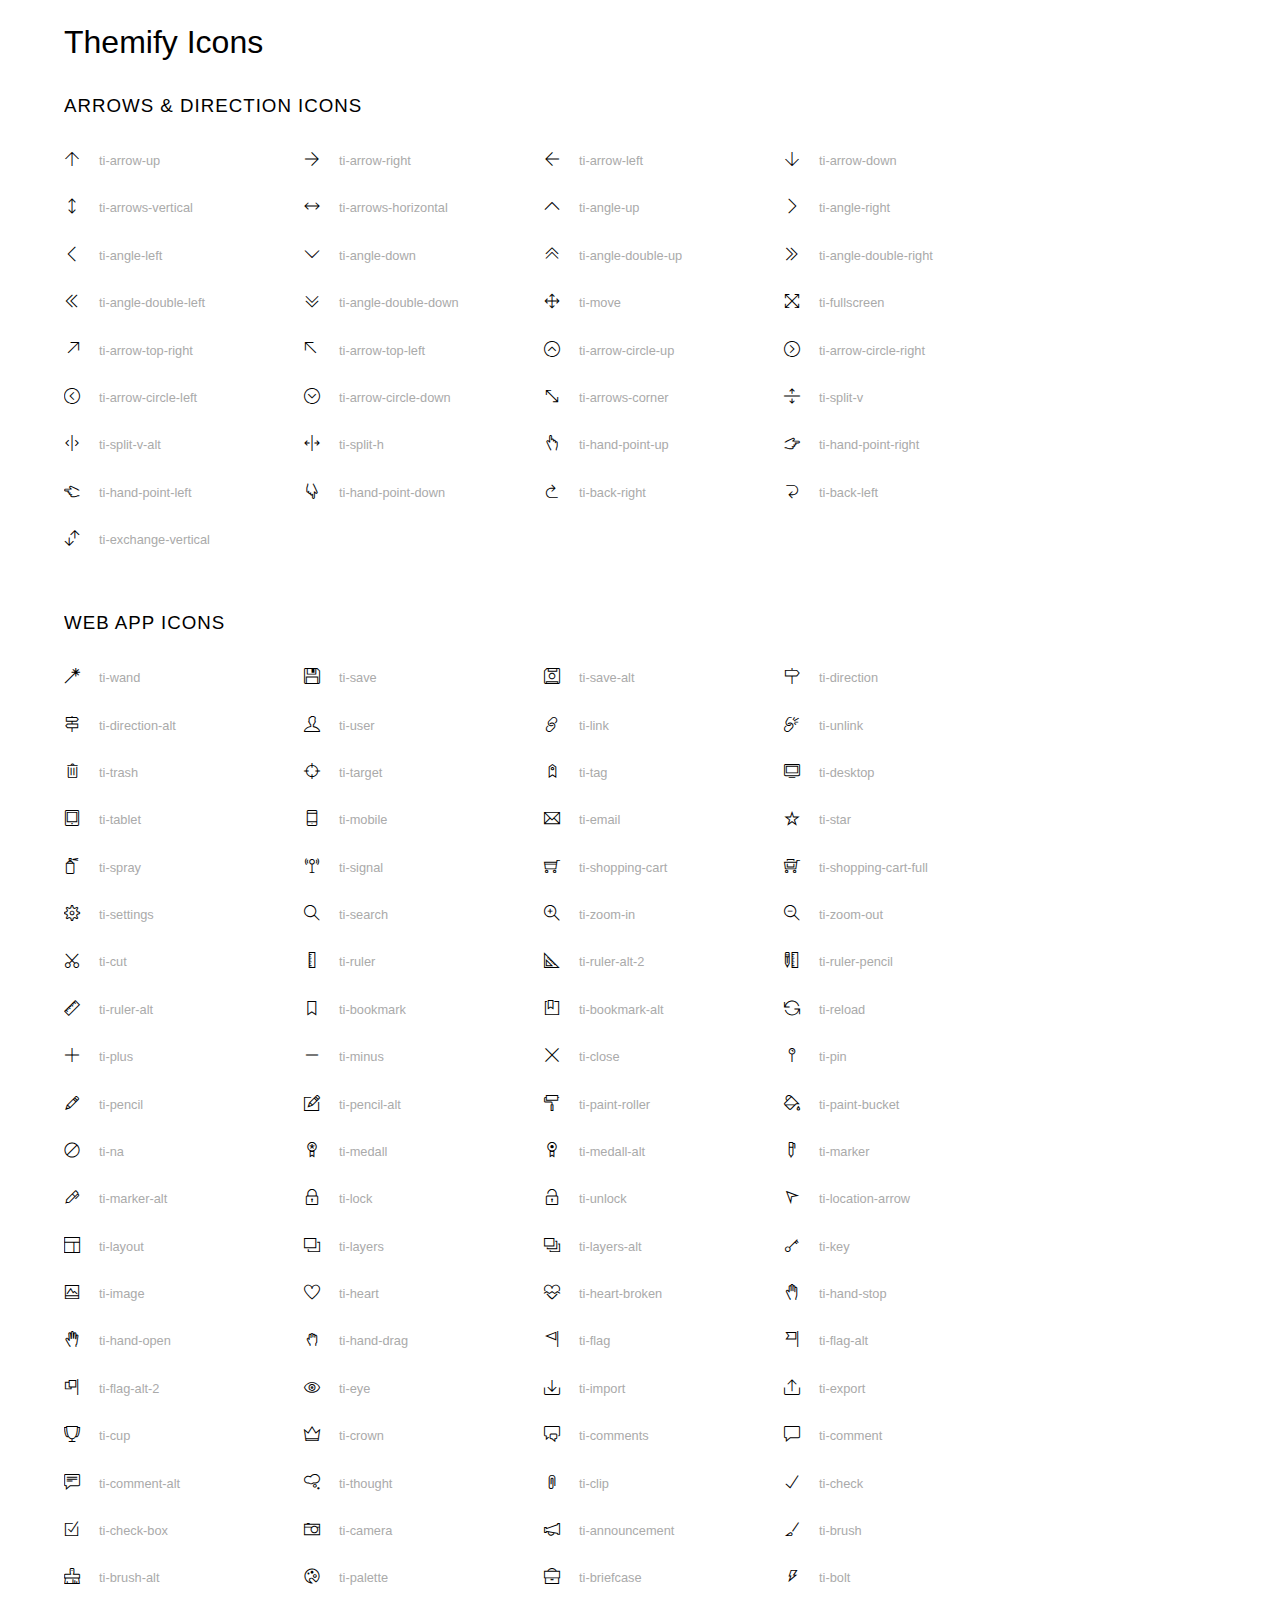
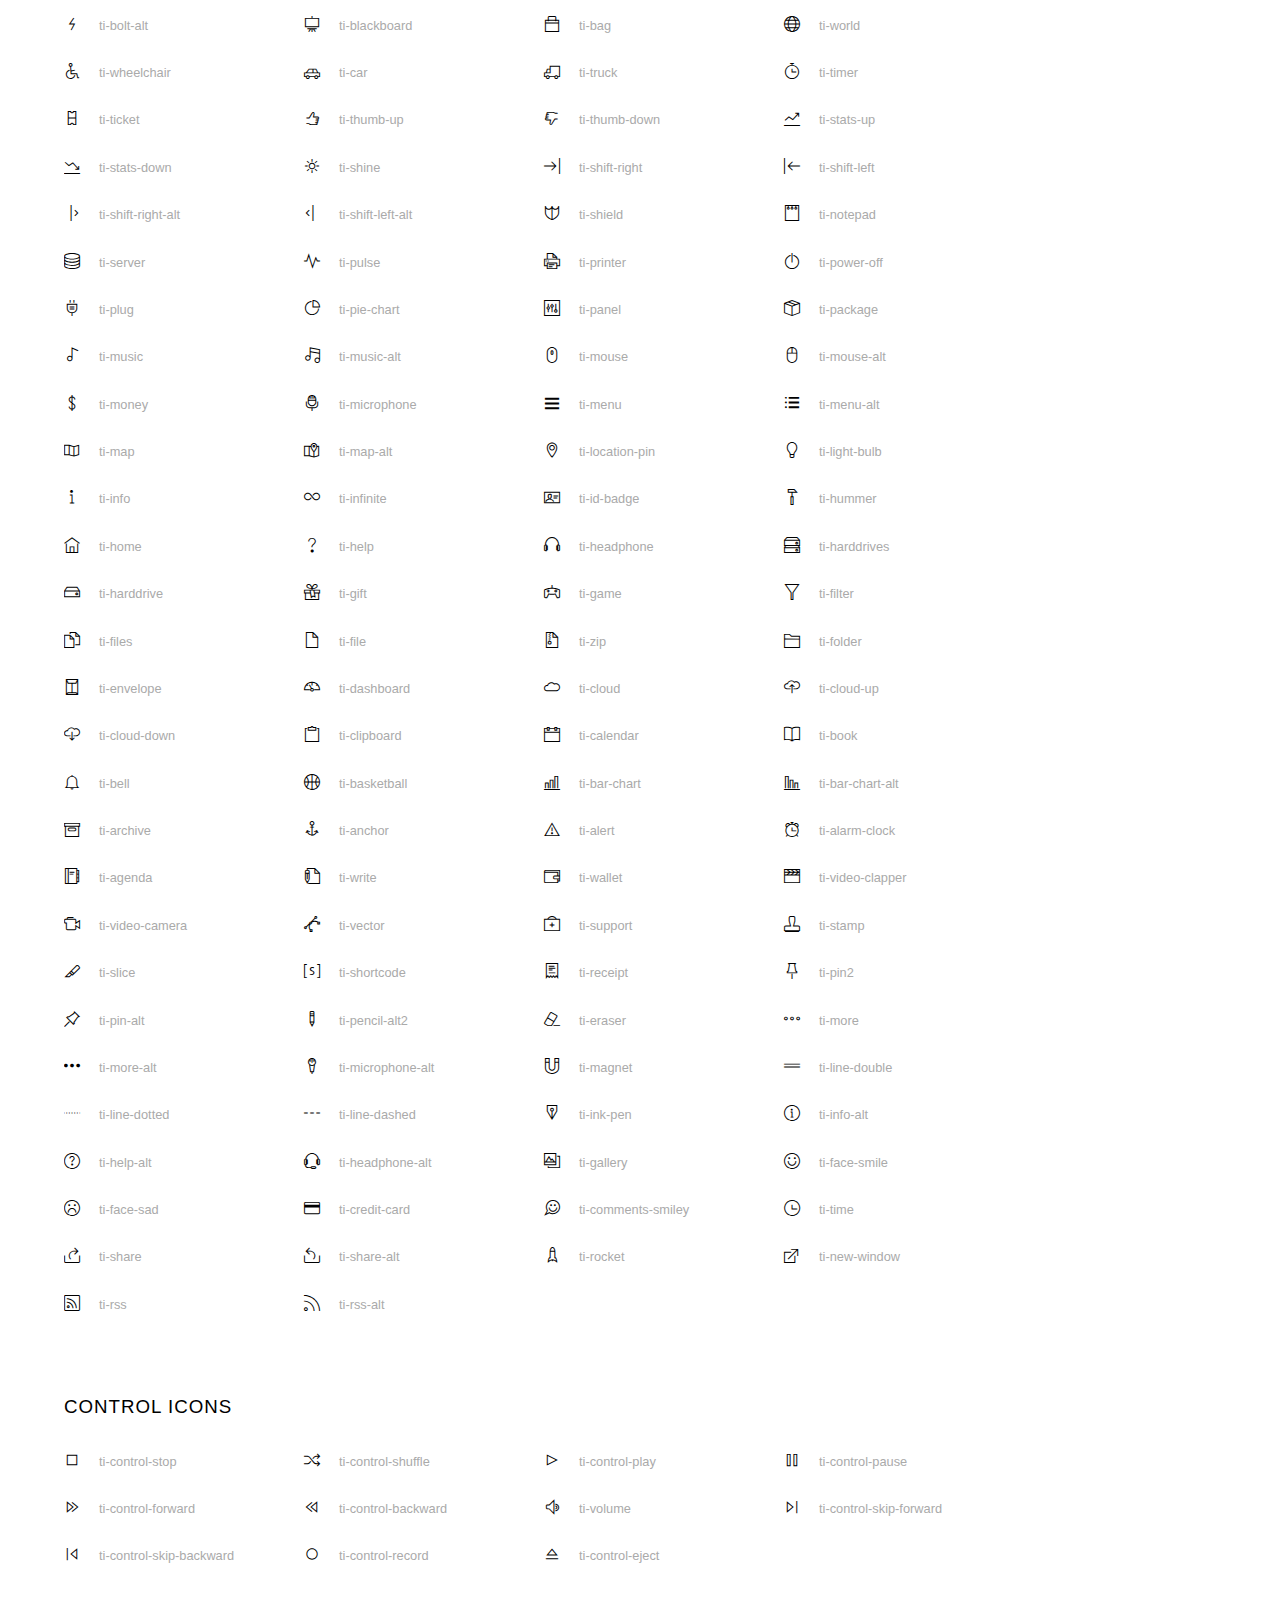
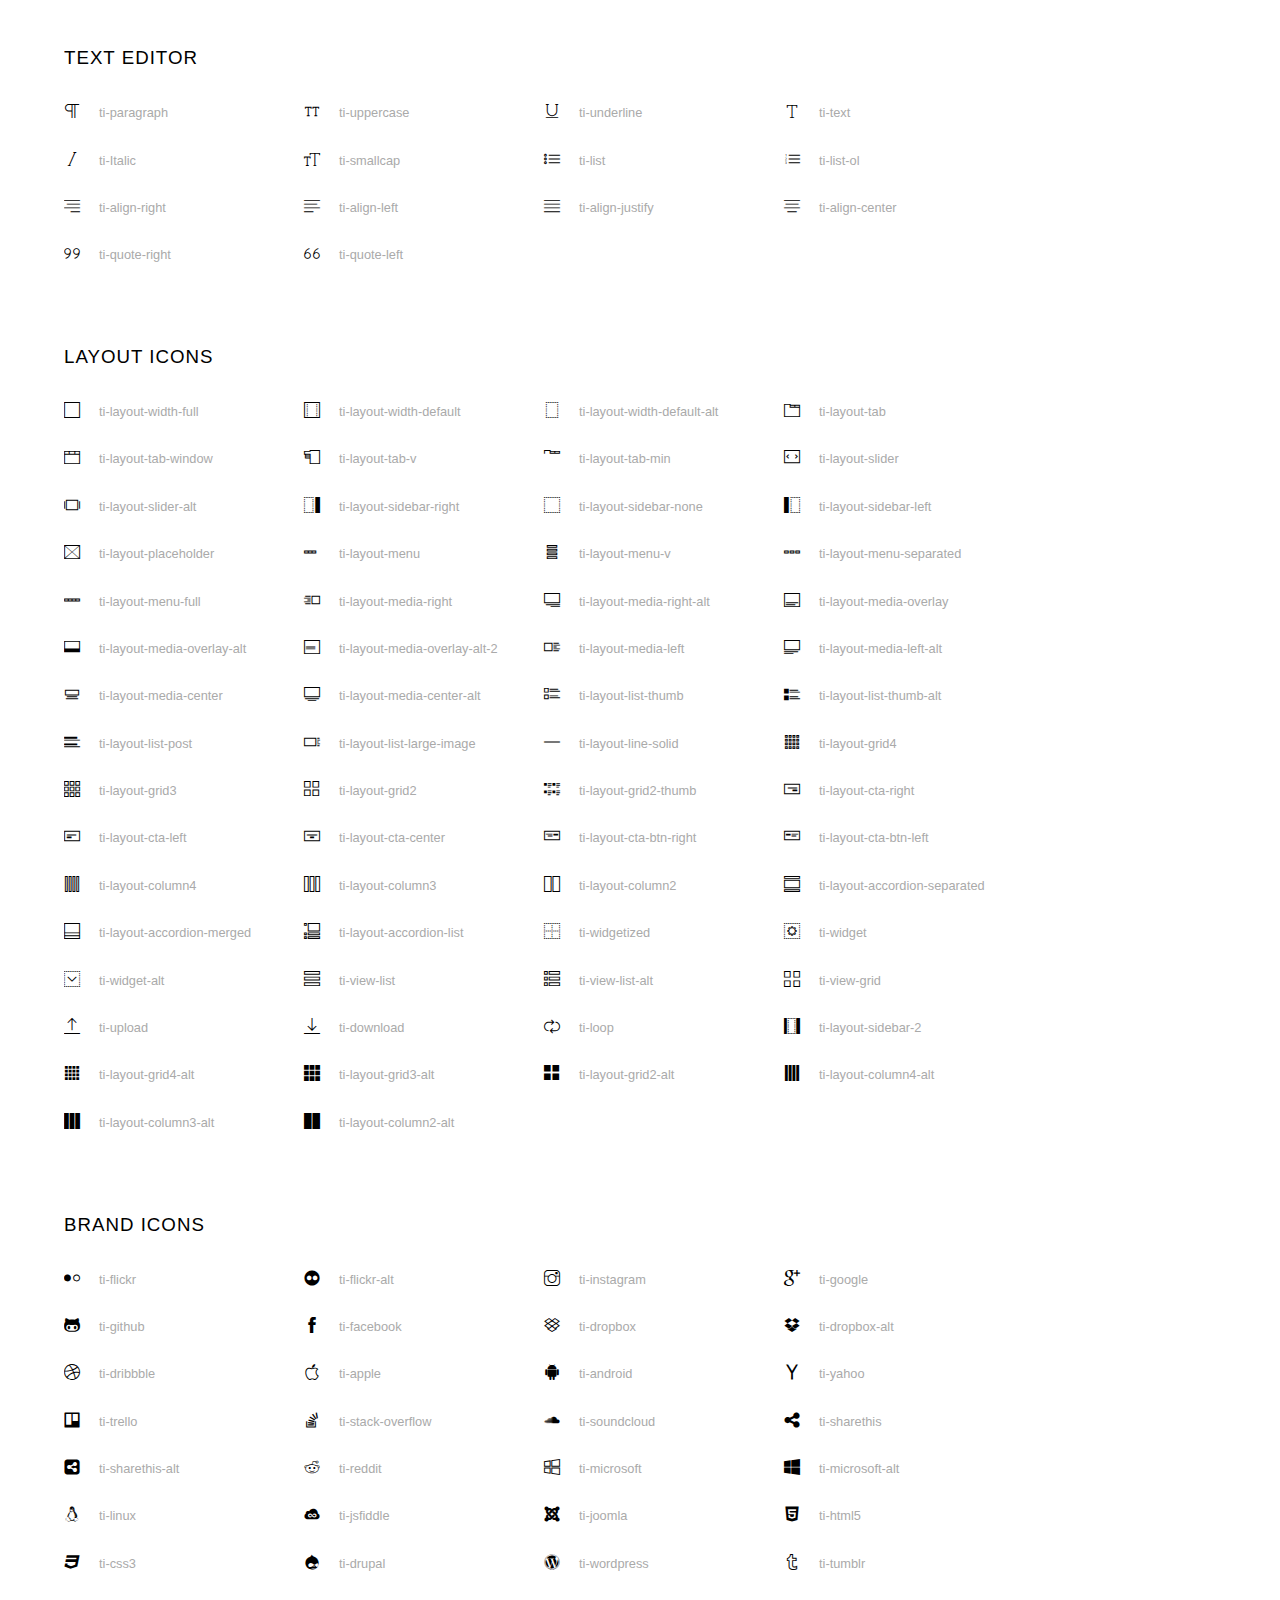
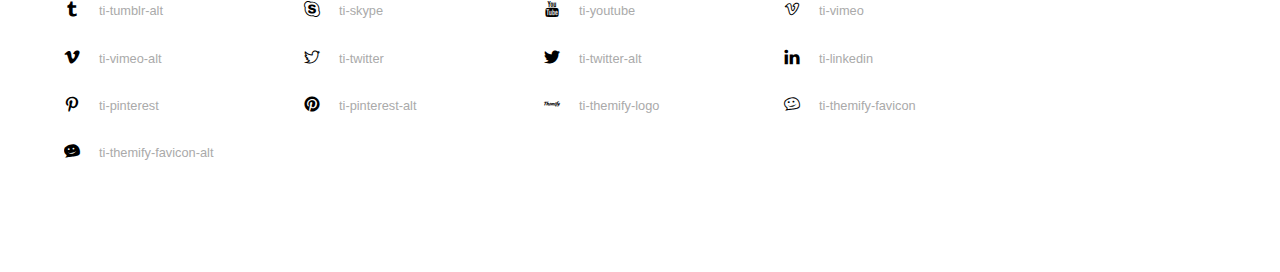
<file: assets/fonts/themify-icons-font/themify-icons/index.html>
<!doctype html>
<html>
<head>
	<meta charset="utf-8">
	<title>Themify Icon Font</title>
	<meta name="viewport" content="width=device-width">
	<link rel="stylesheet" href="demo-files/demo.css">
	<link rel="stylesheet" href="themify-icons.css">
	<!--[if lt IE 8]><!-->
	<link rel="stylesheet" href="ie7/ie7.css">
	<!--<![endif]-->
</head>
<body>
	<h1>Themify Icons</h1>

	<div class="icon-section">

		<div class="icon-section">
			<h3>Arrows &amp; Direction Icons </h3>

			<div class="icon-container">
				<span class="ti-arrow-up"></span><span class="icon-name"> ti-arrow-up</span>
			</div>
			<div class="icon-container">
				<span class="ti-arrow-right"></span><span class="icon-name"> ti-arrow-right</span>
			</div>
			<div class="icon-container">
				<span class="ti-arrow-left"></span><span class="icon-name"> ti-arrow-left</span>
			</div>
			<div class="icon-container">
				<span class="ti-arrow-down"></span><span class="icon-name"> ti-arrow-down</span>
			</div>
			<div class="icon-container">
				<span class="ti-arrows-vertical"></span><span class="icon-name"> ti-arrows-vertical</span>
			</div>
			<div class="icon-container">
				<span class="ti-arrows-horizontal"></span><span class="icon-name"> ti-arrows-horizontal</span>
			</div>
			<div class="icon-container">
				<span class="ti-angle-up"></span><span class="icon-name"> ti-angle-up</span>
			</div>
			<div class="icon-container">
				<span class="ti-angle-right"></span><span class="icon-name"> ti-angle-right</span>
			</div>
			<div class="icon-container">
				<span class="ti-angle-left"></span><span class="icon-name"> ti-angle-left</span>
			</div>
			<div class="icon-container">
				<span class="ti-angle-down"></span><span class="icon-name"> ti-angle-down</span>
			</div>	
			<div class="icon-container">
				<span class="ti-angle-double-up"></span><span class="icon-name"> ti-angle-double-up</span>
			</div>
			<div class="icon-container">
				<span class="ti-angle-double-right"></span><span class="icon-name"> ti-angle-double-right</span>
			</div>
			<div class="icon-container">
				<span class="ti-angle-double-left"></span><span class="icon-name"> ti-angle-double-left</span>
			</div>
			<div class="icon-container">
				<span class="ti-angle-double-down"></span><span class="icon-name"> ti-angle-double-down</span>
			</div>					
			<div class="icon-container">
				<span class="ti-move"></span><span class="icon-name"> ti-move</span>
			</div>
			<div class="icon-container">
				<span class="ti-fullscreen"></span><span class="icon-name"> ti-fullscreen</span>
			</div>
			<div class="icon-container">
				<span class="ti-arrow-top-right"></span><span class="icon-name"> ti-arrow-top-right</span>
			</div>
			<div class="icon-container">
				<span class="ti-arrow-top-left"></span><span class="icon-name"> ti-arrow-top-left</span>
			</div>
			<div class="icon-container">
				<span class="ti-arrow-circle-up"></span><span class="icon-name"> ti-arrow-circle-up</span>
			</div>
			<div class="icon-container">
				<span class="ti-arrow-circle-right"></span><span class="icon-name"> ti-arrow-circle-right</span>
			</div>
			<div class="icon-container">
				<span class="ti-arrow-circle-left"></span><span class="icon-name"> ti-arrow-circle-left</span>
			</div>
			<div class="icon-container">
				<span class="ti-arrow-circle-down"></span><span class="icon-name"> ti-arrow-circle-down</span>
			</div>
			<div class="icon-container">
				<span class="ti-arrows-corner"></span><span class="icon-name"> ti-arrows-corner</span>
			</div>
			<div class="icon-container">
				<span class="ti-split-v"></span><span class="icon-name"> ti-split-v</span>
			</div>

			<div class="icon-container">
				<span class="ti-split-v-alt"></span><span class="icon-name"> ti-split-v-alt</span>
			</div>
			<div class="icon-container">
				<span class="ti-split-h"></span><span class="icon-name"> ti-split-h</span>
			</div>
			<div class="icon-container">
				<span class="ti-hand-point-up"></span><span class="icon-name"> ti-hand-point-up</span>
			</div>
			<div class="icon-container">
				<span class="ti-hand-point-right"></span><span class="icon-name"> ti-hand-point-right</span>
			</div>
			<div class="icon-container">
				<span class="ti-hand-point-left"></span><span class="icon-name"> ti-hand-point-left</span>
			</div>
			<div class="icon-container">
				<span class="ti-hand-point-down"></span><span class="icon-name"> ti-hand-point-down</span>
			</div>
			<div class="icon-container">
				<span class="ti-back-right"></span><span class="icon-name"> ti-back-right</span>
			</div>
			<div class="icon-container">
				<span class="ti-back-left"></span><span class="icon-name"> ti-back-left</span>
			</div>
			<div class="icon-container">
				<span class="ti-exchange-vertical"></span><span class="icon-name"> ti-exchange-vertical</span>
			</div>

		</div> <!-- Arrows Icons -->



		<h3>Web App Icons</h3>
		
		<div class="icon-section">

			<div class="icon-container">
				<span class="ti-wand"></span><span class="icon-name"> ti-wand</span>
			</div>
			<div class="icon-container">
				<span class="ti-save"></span><span class="icon-name"> ti-save</span>
			</div>
			<div class="icon-container">
				<span class="ti-save-alt"></span><span class="icon-name"> ti-save-alt</span>
			</div>

			<div class="icon-container">
				<span class="ti-direction"></span><span class="icon-name"> ti-direction</span>
			</div>
			<div class="icon-container">
				<span class="ti-direction-alt"></span><span class="icon-name"> ti-direction-alt</span>
			</div>
			<div class="icon-container">
				<span class="ti-user"></span><span class="icon-name"> ti-user</span>
			</div>
			<div class="icon-container">
				<span class="ti-link"></span><span class="icon-name"> ti-link</span>
			</div>
			<div class="icon-container">
				<span class="ti-unlink"></span><span class="icon-name"> ti-unlink</span>
			</div>
			<div class="icon-container">
				<span class="ti-trash"></span><span class="icon-name"> ti-trash</span>
			</div>
			<div class="icon-container">
				<span class="ti-target"></span><span class="icon-name"> ti-target</span>
			</div>
			<div class="icon-container">
				<span class="ti-tag"></span><span class="icon-name"> ti-tag</span>
			</div>
			<div class="icon-container">
				<span class="ti-desktop"></span><span class="icon-name"> ti-desktop</span>
			</div>
			<div class="icon-container">
				<span class="ti-tablet"></span><span class="icon-name"> ti-tablet</span>
			</div>
			<div class="icon-container">
				<span class="ti-mobile"></span><span class="icon-name"> ti-mobile</span>
			</div>
			<div class="icon-container">
				<span class="ti-email"></span><span class="icon-name"> ti-email</span>
			</div>	
			<div class="icon-container">
				<span class="ti-star"></span><span class="icon-name"> ti-star</span>
			</div>
			<div class="icon-container">
				<span class="ti-spray"></span><span class="icon-name"> ti-spray</span>
			</div>
			<div class="icon-container">
				<span class="ti-signal"></span><span class="icon-name"> ti-signal</span>
			</div>
			<div class="icon-container">
				<span class="ti-shopping-cart"></span><span class="icon-name"> ti-shopping-cart</span>
			</div>
			<div class="icon-container">
				<span class="ti-shopping-cart-full"></span><span class="icon-name"> ti-shopping-cart-full</span>
			</div>
			<div class="icon-container">
				<span class="ti-settings"></span><span class="icon-name"> ti-settings</span>
			</div>
			<div class="icon-container">
				<span class="ti-search"></span><span class="icon-name"> ti-search</span>
			</div>
			<div class="icon-container">
				<span class="ti-zoom-in"></span><span class="icon-name"> ti-zoom-in</span>
			</div>
			<div class="icon-container">
				<span class="ti-zoom-out"></span><span class="icon-name"> ti-zoom-out</span>
			</div>
			<div class="icon-container">
				<span class="ti-cut"></span><span class="icon-name"> ti-cut</span>
			</div>
			<div class="icon-container">
				<span class="ti-ruler"></span><span class="icon-name"> ti-ruler</span>
			</div>
			<div class="icon-container">
				<span class="ti-ruler-alt-2"></span><span class="icon-name"> ti-ruler-alt-2</span>
			</div>			
			<div class="icon-container">
				<span class="ti-ruler-pencil"></span><span class="icon-name"> ti-ruler-pencil</span>
			</div>
			<div class="icon-container">
				<span class="ti-ruler-alt"></span><span class="icon-name"> ti-ruler-alt</span>
			</div>
			<div class="icon-container">
				<span class="ti-bookmark"></span><span class="icon-name"> ti-bookmark</span>
			</div>
			<div class="icon-container">
				<span class="ti-bookmark-alt"></span><span class="icon-name"> ti-bookmark-alt</span>
			</div>
			<div class="icon-container">
				<span class="ti-reload"></span><span class="icon-name"> ti-reload</span>
			</div>
			<div class="icon-container">
				<span class="ti-plus"></span><span class="icon-name"> ti-plus</span>
			</div>
			<div class="icon-container">
				<span class="ti-minus"></span><span class="icon-name"> ti-minus</span>
			</div>
			<div class="icon-container">
				<span class="ti-close"></span><span class="icon-name"> ti-close</span>
			</div>			
			<div class="icon-container">
				<span class="ti-pin"></span><span class="icon-name"> ti-pin</span>
			</div>
			<div class="icon-container">
				<span class="ti-pencil"></span><span class="icon-name"> ti-pencil</span>
			</div>
					
		  	<div class="icon-container">
				<span class="ti-pencil-alt"></span><span class="icon-name"> ti-pencil-alt</span>
			</div>
			<div class="icon-container">
				<span class="ti-paint-roller"></span><span class="icon-name"> ti-paint-roller</span>
			</div>
			<div class="icon-container">
				<span class="ti-paint-bucket"></span><span class="icon-name"> ti-paint-bucket</span>
			</div>
			<div class="icon-container">
				<span class="ti-na"></span><span class="icon-name"> ti-na</span>
			</div>
			<div class="icon-container">
				<span class="ti-medall"></span><span class="icon-name"> ti-medall</span>
			</div>
			<div class="icon-container">
				<span class="ti-medall-alt"></span><span class="icon-name"> ti-medall-alt</span>
			</div>
			<div class="icon-container">
				<span class="ti-marker"></span><span class="icon-name"> ti-marker</span>
			</div>
			<div class="icon-container">
				<span class="ti-marker-alt"></span><span class="icon-name"> ti-marker-alt</span>
			</div>

			<div class="icon-container">
				<span class="ti-lock"></span><span class="icon-name"> ti-lock</span>
			</div>
			<div class="icon-container">
				<span class="ti-unlock"></span><span class="icon-name"> ti-unlock</span>
			</div>
			<div class="icon-container">
				<span class="ti-location-arrow"></span><span class="icon-name"> ti-location-arrow</span>
			</div>
			<div class="icon-container">
				<span class="ti-layout"></span><span class="icon-name"> ti-layout</span>
			</div>
			<div class="icon-container">
				<span class="ti-layers"></span><span class="icon-name"> ti-layers</span>
			</div>
			<div class="icon-container">
				<span class="ti-layers-alt"></span><span class="icon-name"> ti-layers-alt</span>
			</div>
			<div class="icon-container">
				<span class="ti-key"></span><span class="icon-name"> ti-key</span>
			</div>
			<div class="icon-container">
				<span class="ti-image"></span><span class="icon-name"> ti-image</span>
			</div>
			<div class="icon-container">
				<span class="ti-heart"></span><span class="icon-name"> ti-heart</span>
			</div>
			<div class="icon-container">
				<span class="ti-heart-broken"></span><span class="icon-name"> ti-heart-broken</span>
			</div>
			<div class="icon-container">
				<span class="ti-hand-stop"></span><span class="icon-name"> ti-hand-stop</span>
			</div>
			<div class="icon-container">
				<span class="ti-hand-open"></span><span class="icon-name"> ti-hand-open</span>
			</div>
			<div class="icon-container">
				<span class="ti-hand-drag"></span><span class="icon-name"> ti-hand-drag</span>
			</div>
			<div class="icon-container">
				<span class="ti-flag"></span><span class="icon-name"> ti-flag</span>
			</div>
			<div class="icon-container">
				<span class="ti-flag-alt"></span><span class="icon-name"> ti-flag-alt</span>
			</div>
			<div class="icon-container">
				<span class="ti-flag-alt-2"></span><span class="icon-name"> ti-flag-alt-2</span>
			</div>
			<div class="icon-container">
				<span class="ti-eye"></span><span class="icon-name"> ti-eye</span>
			</div>
			<div class="icon-container">
				<span class="ti-import"></span><span class="icon-name"> ti-import</span>
			</div>			
			<div class="icon-container">
				<span class="ti-export"></span><span class="icon-name"> ti-export</span>
			</div>
			<div class="icon-container">
				<span class="ti-cup"></span><span class="icon-name"> ti-cup</span>
			</div>
			<div class="icon-container">
				<span class="ti-crown"></span><span class="icon-name"> ti-crown</span>
			</div>
			<div class="icon-container">
				<span class="ti-comments"></span><span class="icon-name"> ti-comments</span>
			</div>
			<div class="icon-container">
				<span class="ti-comment"></span><span class="icon-name"> ti-comment</span>
			</div>
			<div class="icon-container">
				<span class="ti-comment-alt"></span><span class="icon-name"> ti-comment-alt</span>
			</div>
			<div class="icon-container">
				<span class="ti-thought"></span><span class="icon-name"> ti-thought</span>
			</div>			
			<div class="icon-container">
				<span class="ti-clip"></span><span class="icon-name"> ti-clip</span>
			</div>

			<div class="icon-container">
				<span class="ti-check"></span><span class="icon-name"> ti-check</span>
			</div>
			<div class="icon-container">
				<span class="ti-check-box"></span><span class="icon-name"> ti-check-box</span>
			</div>
			<div class="icon-container">
				<span class="ti-camera"></span><span class="icon-name"> ti-camera</span>
			</div>
			<div class="icon-container">
				<span class="ti-announcement"></span><span class="icon-name"> ti-announcement</span>
			</div>
			<div class="icon-container">
				<span class="ti-brush"></span><span class="icon-name"> ti-brush</span>
			</div>
			<div class="icon-container">
				<span class="ti-brush-alt"></span><span class="icon-name"> ti-brush-alt</span>
			</div>
			<div class="icon-container">
				<span class="ti-palette"></span><span class="icon-name"> ti-palette</span>
			</div>			
			<div class="icon-container">
				<span class="ti-briefcase"></span><span class="icon-name"> ti-briefcase</span>
			</div>
			<div class="icon-container">
				<span class="ti-bolt"></span><span class="icon-name"> ti-bolt</span>
			</div>
			<div class="icon-container">
				<span class="ti-bolt-alt"></span><span class="icon-name"> ti-bolt-alt</span>
			</div>
			<div class="icon-container">
				<span class="ti-blackboard"></span><span class="icon-name"> ti-blackboard</span>
			</div>
			<div class="icon-container">
				<span class="ti-bag"></span><span class="icon-name"> ti-bag</span>
			</div>
			<div class="icon-container">
				<span class="ti-world"></span><span class="icon-name"> ti-world</span>
			</div>
			<div class="icon-container">
				<span class="ti-wheelchair"></span><span class="icon-name"> ti-wheelchair</span>
			</div>
			<div class="icon-container">
				<span class="ti-car"></span><span class="icon-name"> ti-car</span>
			</div>
			<div class="icon-container">
				<span class="ti-truck"></span><span class="icon-name"> ti-truck</span>
			</div>
			<div class="icon-container">
				<span class="ti-timer"></span><span class="icon-name"> ti-timer</span>
			</div>
			<div class="icon-container">
				<span class="ti-ticket"></span><span class="icon-name"> ti-ticket</span>
			</div>
			<div class="icon-container">
				<span class="ti-thumb-up"></span><span class="icon-name"> ti-thumb-up</span>
			</div>
			<div class="icon-container">
				<span class="ti-thumb-down"></span><span class="icon-name"> ti-thumb-down</span>
			</div>

			<div class="icon-container">
				<span class="ti-stats-up"></span><span class="icon-name"> ti-stats-up</span>
			</div>
			<div class="icon-container">
				<span class="ti-stats-down"></span><span class="icon-name"> ti-stats-down</span>
			</div>
			<div class="icon-container">
				<span class="ti-shine"></span><span class="icon-name"> ti-shine</span>
			</div>
			<div class="icon-container">
				<span class="ti-shift-right"></span><span class="icon-name"> ti-shift-right</span>
			</div>
			<div class="icon-container">
				<span class="ti-shift-left"></span><span class="icon-name"> ti-shift-left</span>
			</div>

			<div class="icon-container">
				<span class="ti-shift-right-alt"></span><span class="icon-name"> ti-shift-right-alt</span>
			</div>
			<div class="icon-container">
				<span class="ti-shift-left-alt"></span><span class="icon-name"> ti-shift-left-alt</span>
			</div>
			<div class="icon-container">
				<span class="ti-shield"></span><span class="icon-name"> ti-shield</span>
			</div>
			<div class="icon-container">
				<span class="ti-notepad"></span><span class="icon-name"> ti-notepad</span>
			</div>
			<div class="icon-container">
				<span class="ti-server"></span><span class="icon-name"> ti-server</span>
			</div>

			<div class="icon-container">
				<span class="ti-pulse"></span><span class="icon-name"> ti-pulse</span>
			</div>
			<div class="icon-container">
				<span class="ti-printer"></span><span class="icon-name"> ti-printer</span>
			</div>
			<div class="icon-container">
				<span class="ti-power-off"></span><span class="icon-name"> ti-power-off</span>
			</div>
			<div class="icon-container">
				<span class="ti-plug"></span><span class="icon-name"> ti-plug</span>
			</div>
			<div class="icon-container">
				<span class="ti-pie-chart"></span><span class="icon-name"> ti-pie-chart</span>
			</div>

			<div class="icon-container">
				<span class="ti-panel"></span><span class="icon-name"> ti-panel</span>
			</div>
			<div class="icon-container">
				<span class="ti-package"></span><span class="icon-name"> ti-package</span>
			</div>
			<div class="icon-container">
				<span class="ti-music"></span><span class="icon-name"> ti-music</span>
			</div>
			<div class="icon-container">
				<span class="ti-music-alt"></span><span class="icon-name"> ti-music-alt</span>
			</div>
			<div class="icon-container">
				<span class="ti-mouse"></span><span class="icon-name"> ti-mouse</span>
			</div>
			<div class="icon-container">
				<span class="ti-mouse-alt"></span><span class="icon-name"> ti-mouse-alt</span>
			</div>
			<div class="icon-container">
				<span class="ti-money"></span><span class="icon-name"> ti-money</span>
			</div>
			<div class="icon-container">
				<span class="ti-microphone"></span><span class="icon-name"> ti-microphone</span>
			</div>
			<div class="icon-container">
				<span class="ti-menu"></span><span class="icon-name"> ti-menu</span>
			</div>
			<div class="icon-container">
				<span class="ti-menu-alt"></span><span class="icon-name"> ti-menu-alt</span>
			</div>
			<div class="icon-container">
				<span class="ti-map"></span><span class="icon-name"> ti-map</span>
			</div>
			<div class="icon-container">
				<span class="ti-map-alt"></span><span class="icon-name"> ti-map-alt</span>
			</div>

			<div class="icon-container">
				<span class="ti-location-pin"></span><span class="icon-name"> ti-location-pin</span>
			</div>

			<div class="icon-container">
				<span class="ti-light-bulb"></span><span class="icon-name"> ti-light-bulb</span>
			</div>
			<div class="icon-container">
				<span class="ti-info"></span><span class="icon-name"> ti-info</span>
			</div>
			<div class="icon-container">
				<span class="ti-infinite"></span><span class="icon-name"> ti-infinite</span>
			</div>
			<div class="icon-container">
				<span class="ti-id-badge"></span><span class="icon-name"> ti-id-badge</span>
			</div>
			<div class="icon-container">
				<span class="ti-hummer"></span><span class="icon-name"> ti-hummer</span>
			</div>
			<div class="icon-container">
				<span class="ti-home"></span><span class="icon-name"> ti-home</span>
			</div>
			<div class="icon-container">
				<span class="ti-help"></span><span class="icon-name"> ti-help</span>
			</div>
			<div class="icon-container">
				<span class="ti-headphone"></span><span class="icon-name"> ti-headphone</span>
			</div>
			<div class="icon-container">
				<span class="ti-harddrives"></span><span class="icon-name"> ti-harddrives</span>
			</div>
			<div class="icon-container">
				<span class="ti-harddrive"></span><span class="icon-name"> ti-harddrive</span>
			</div>
			<div class="icon-container">
				<span class="ti-gift"></span><span class="icon-name"> ti-gift</span>
			</div>
			<div class="icon-container">
				<span class="ti-game"></span><span class="icon-name"> ti-game</span>
			</div>
			<div class="icon-container">
				<span class="ti-filter"></span><span class="icon-name"> ti-filter</span>
			</div>
			<div class="icon-container">
				<span class="ti-files"></span><span class="icon-name"> ti-files</span>
			</div>
			<div class="icon-container">
				<span class="ti-file"></span><span class="icon-name"> ti-file</span>
			</div>
			<div class="icon-container">
				<span class="ti-zip"></span><span class="icon-name"> ti-zip</span>
			</div>
			<div class="icon-container">
				<span class="ti-folder"></span><span class="icon-name"> ti-folder</span>
			</div>			
			<div class="icon-container">
				<span class="ti-envelope"></span><span class="icon-name"> ti-envelope</span>
			</div>


			<div class="icon-container">
				<span class="ti-dashboard"></span><span class="icon-name"> ti-dashboard</span>
			</div>
			<div class="icon-container">
				<span class="ti-cloud"></span><span class="icon-name"> ti-cloud</span>
			</div>
			<div class="icon-container">
				<span class="ti-cloud-up"></span><span class="icon-name"> ti-cloud-up</span>
			</div>
			<div class="icon-container">
				<span class="ti-cloud-down"></span><span class="icon-name"> ti-cloud-down</span>
			</div>
			<div class="icon-container">
				<span class="ti-clipboard"></span><span class="icon-name"> ti-clipboard</span>
			</div>
			<div class="icon-container">
				<span class="ti-calendar"></span><span class="icon-name"> ti-calendar</span>
			</div>
			<div class="icon-container">
				<span class="ti-book"></span><span class="icon-name"> ti-book</span>
			</div>
			<div class="icon-container">
				<span class="ti-bell"></span><span class="icon-name"> ti-bell</span>
			</div>
			<div class="icon-container">
				<span class="ti-basketball"></span><span class="icon-name"> ti-basketball</span>
			</div>
			<div class="icon-container">
				<span class="ti-bar-chart"></span><span class="icon-name"> ti-bar-chart</span>
			</div>
			<div class="icon-container">
				<span class="ti-bar-chart-alt"></span><span class="icon-name"> ti-bar-chart-alt</span>
			</div>


			<div class="icon-container">
				<span class="ti-archive"></span><span class="icon-name"> ti-archive</span>
			</div>
			<div class="icon-container">
				<span class="ti-anchor"></span><span class="icon-name"> ti-anchor</span>
			</div>

			<div class="icon-container">
				<span class="ti-alert"></span><span class="icon-name"> ti-alert</span>
			</div>
			<div class="icon-container">
				<span class="ti-alarm-clock"></span><span class="icon-name"> ti-alarm-clock</span>
			</div>
			<div class="icon-container">
				<span class="ti-agenda"></span><span class="icon-name"> ti-agenda</span>
			</div>
			<div class="icon-container">
				<span class="ti-write"></span><span class="icon-name"> ti-write</span>
			</div>

			<div class="icon-container">
				<span class="ti-wallet"></span><span class="icon-name"> ti-wallet</span>
			</div>
			<div class="icon-container">
				<span class="ti-video-clapper"></span><span class="icon-name"> ti-video-clapper</span>
			</div>
			<div class="icon-container">
				<span class="ti-video-camera"></span><span class="icon-name"> ti-video-camera</span>
			</div>
			<div class="icon-container">
				<span class="ti-vector"></span><span class="icon-name"> ti-vector</span>
			</div>

			<div class="icon-container">
				<span class="ti-support"></span><span class="icon-name"> ti-support</span>
			</div>
			<div class="icon-container">
				<span class="ti-stamp"></span><span class="icon-name"> ti-stamp</span>
			</div>
			<div class="icon-container">
				<span class="ti-slice"></span><span class="icon-name"> ti-slice</span>
			</div>
			<div class="icon-container">
				<span class="ti-shortcode"></span><span class="icon-name"> ti-shortcode</span>
			</div>
			<div class="icon-container">
				<span class="ti-receipt"></span><span class="icon-name"> ti-receipt</span>
			</div>
			<div class="icon-container">
				<span class="ti-pin2"></span><span class="icon-name"> ti-pin2</span>
			</div>
			<div class="icon-container">
				<span class="ti-pin-alt"></span><span class="icon-name"> ti-pin-alt</span>
			</div>
			<div class="icon-container">
				<span class="ti-pencil-alt2"></span><span class="icon-name"> ti-pencil-alt2</span>
			</div>
			<div class="icon-container">
				<span class="ti-eraser"></span><span class="icon-name"> ti-eraser</span>
			</div>			
			<div class="icon-container">
				<span class="ti-more"></span><span class="icon-name"> ti-more</span>
			</div>
			<div class="icon-container">
				<span class="ti-more-alt"></span><span class="icon-name"> ti-more-alt</span>
			</div>
			<div class="icon-container">
				<span class="ti-microphone-alt"></span><span class="icon-name"> ti-microphone-alt</span>
			</div>
			<div class="icon-container">
				<span class="ti-magnet"></span><span class="icon-name"> ti-magnet</span>
			</div>
			<div class="icon-container">
				<span class="ti-line-double"></span><span class="icon-name"> ti-line-double</span>
			</div>
			<div class="icon-container">
				<span class="ti-line-dotted"></span><span class="icon-name"> ti-line-dotted</span>
			</div>
			<div class="icon-container">
				<span class="ti-line-dashed"></span><span class="icon-name"> ti-line-dashed</span>
			</div>

			<div class="icon-container">
				<span class="ti-ink-pen"></span><span class="icon-name"> ti-ink-pen</span>
			</div>
			<div class="icon-container">
				<span class="ti-info-alt"></span><span class="icon-name"> ti-info-alt</span>
			</div>
			<div class="icon-container">
				<span class="ti-help-alt"></span><span class="icon-name"> ti-help-alt</span>
			</div>
			<div class="icon-container">
				<span class="ti-headphone-alt"></span><span class="icon-name"> ti-headphone-alt</span>
			</div>

			<div class="icon-container">
				<span class="ti-gallery"></span><span class="icon-name"> ti-gallery</span>
			</div>
			<div class="icon-container">
				<span class="ti-face-smile"></span><span class="icon-name"> ti-face-smile</span>
			</div>
			<div class="icon-container">
				<span class="ti-face-sad"></span><span class="icon-name"> ti-face-sad</span>
			</div>
			<div class="icon-container">
				<span class="ti-credit-card"></span><span class="icon-name"> ti-credit-card</span>
			</div>
			<div class="icon-container">
				<span class="ti-comments-smiley"></span><span class="icon-name"> ti-comments-smiley</span>
			</div>
			<div class="icon-container">
				<span class="ti-time"></span><span class="icon-name"> ti-time</span>
			</div>
			<div class="icon-container">
				<span class="ti-share"></span><span class="icon-name"> ti-share</span>
			</div>
			<div class="icon-container">
				<span class="ti-share-alt"></span><span class="icon-name"> ti-share-alt</span>
			</div>
			<div class="icon-container">
				<span class="ti-rocket"></span><span class="icon-name"> ti-rocket</span>
			</div>

			<div class="icon-container">
				<span class="ti-new-window"></span><span class="icon-name"> ti-new-window</span>
			</div>

			<div class="icon-container">
				<span class="ti-rss"></span><span class="icon-name"> ti-rss</span>
			</div>

			<div class="icon-container">
				<span class="ti-rss-alt"></span><span class="icon-name"> ti-rss-alt</span>
			</div>
			
		</div><!-- Web App Icons -->


		<div class="icon-section">
			<h3>Control Icons</h3>
			<div class="icon-container">
				<span class="ti-control-stop"></span><span class="icon-name"> ti-control-stop</span>
			</div>
			<div class="icon-container">
				<span class="ti-control-shuffle"></span><span class="icon-name"> ti-control-shuffle</span>
			</div>
			<div class="icon-container">
				<span class="ti-control-play"></span><span class="icon-name"> ti-control-play</span>
			</div>
			<div class="icon-container">
				<span class="ti-control-pause"></span><span class="icon-name"> ti-control-pause</span>
			</div>
			<div class="icon-container">
				<span class="ti-control-forward"></span><span class="icon-name"> ti-control-forward</span>
			</div>
			<div class="icon-container">
				<span class="ti-control-backward"></span><span class="icon-name"> ti-control-backward</span>
			</div>	
			<div class="icon-container">
				<span class="ti-volume"></span><span class="icon-name"> ti-volume</span>
			</div>
			<div class="icon-container">
				<span class="ti-control-skip-forward"></span><span class="icon-name"> ti-control-skip-forward</span>
			</div>
			<div class="icon-container">
				<span class="ti-control-skip-backward"></span><span class="icon-name"> ti-control-skip-backward</span>
			</div>
			<div class="icon-container">
				<span class="ti-control-record"></span><span class="icon-name"> ti-control-record</span>
			</div>
			<div class="icon-container">
				<span class="ti-control-eject"></span><span class="icon-name"> ti-control-eject</span>
			</div>			
		</div> <!-- Control Icons -->


		<div class="icon-section">
			<h3>Text Editor</h3>

			<div class="icon-container">
				<span class="ti-paragraph"></span><span class="icon-name"> ti-paragraph</span>
			</div>
			<div class="icon-container">
				<span class="ti-uppercase"></span><span class="icon-name"> ti-uppercase</span>
			</div>

			<div class="icon-container">
				<span class="ti-underline"></span><span class="icon-name"> ti-underline</span>
			</div>
			<div class="icon-container">
				<span class="ti-text"></span><span class="icon-name"> ti-text</span>
			</div>
			<div class="icon-container">
				<span class="ti-Italic"></span><span class="icon-name"> ti-Italic</span>
			</div>
			<div class="icon-container">
				<span class="ti-smallcap"></span><span class="icon-name"> ti-smallcap</span>
			</div>
			<div class="icon-container">
				<span class="ti-list"></span><span class="icon-name"> ti-list</span>
			</div>
			<div class="icon-container">
				<span class="ti-list-ol"></span><span class="icon-name"> ti-list-ol</span>
			</div>
			<div class="icon-container">
				<span class="ti-align-right"></span><span class="icon-name"> ti-align-right</span>
			</div>
			<div class="icon-container">
				<span class="ti-align-left"></span><span class="icon-name"> ti-align-left</span>
			</div>
			<div class="icon-container">
				<span class="ti-align-justify"></span><span class="icon-name"> ti-align-justify</span>
			</div>
			<div class="icon-container">
				<span class="ti-align-center"></span><span class="icon-name"> ti-align-center</span>
			</div>
			<div class="icon-container">
				<span class="ti-quote-right"></span><span class="icon-name"> ti-quote-right</span>
			</div>
			<div class="icon-container">
				<span class="ti-quote-left"></span><span class="icon-name"> ti-quote-left</span>
			</div>

		</div> <!-- Text Editor -->



		<div class="icon-section">
			<h3>Layout Icons</h3>
			<div class="icon-container">
				<span class="ti-layout-width-full"></span><span class="icon-name"> ti-layout-width-full</span>
			</div>
			<div class="icon-container">
				<span class="ti-layout-width-default"></span><span class="icon-name"> ti-layout-width-default</span>
			</div>
			<div class="icon-container">
				<span class="ti-layout-width-default-alt"></span><span class="icon-name"> ti-layout-width-default-alt</span>
			</div>
			<div class="icon-container">
				<span class="ti-layout-tab"></span><span class="icon-name"> ti-layout-tab</span>
			</div>
			<div class="icon-container">
				<span class="ti-layout-tab-window"></span><span class="icon-name"> ti-layout-tab-window</span>
			</div>
			<div class="icon-container">
				<span class="ti-layout-tab-v"></span><span class="icon-name"> ti-layout-tab-v</span>
			</div>
			<div class="icon-container">
				<span class="ti-layout-tab-min"></span><span class="icon-name"> ti-layout-tab-min</span>
			</div>
			<div class="icon-container">
				<span class="ti-layout-slider"></span><span class="icon-name"> ti-layout-slider</span>
			</div>
			<div class="icon-container">
				<span class="ti-layout-slider-alt"></span><span class="icon-name"> ti-layout-slider-alt</span>
			</div>
			<div class="icon-container">
				<span class="ti-layout-sidebar-right"></span><span class="icon-name"> ti-layout-sidebar-right</span>
			</div>
			<div class="icon-container">
				<span class="ti-layout-sidebar-none"></span><span class="icon-name"> ti-layout-sidebar-none</span>
			</div>
			<div class="icon-container">
				<span class="ti-layout-sidebar-left"></span><span class="icon-name"> ti-layout-sidebar-left</span>
			</div>
			<div class="icon-container">
				<span class="ti-layout-placeholder"></span><span class="icon-name"> ti-layout-placeholder</span>
			</div>
			<div class="icon-container">
				<span class="ti-layout-menu"></span><span class="icon-name"> ti-layout-menu</span>
			</div>
			<div class="icon-container">
				<span class="ti-layout-menu-v"></span><span class="icon-name"> ti-layout-menu-v</span>
			</div>
			<div class="icon-container">
				<span class="ti-layout-menu-separated"></span><span class="icon-name"> ti-layout-menu-separated</span>
			</div>
			<div class="icon-container">
				<span class="ti-layout-menu-full"></span><span class="icon-name"> ti-layout-menu-full</span>
			</div>
			<div class="icon-container">
				<span class="ti-layout-media-right"></span><span class="icon-name"> ti-layout-media-right</span>
			</div>
			<div class="icon-container">
				<span class="ti-layout-media-right-alt"></span><span class="icon-name"> ti-layout-media-right-alt</span>
			</div>
			<div class="icon-container">
				<span class="ti-layout-media-overlay"></span><span class="icon-name"> ti-layout-media-overlay</span>
			</div>
			<div class="icon-container">
				<span class="ti-layout-media-overlay-alt"></span><span class="icon-name"> ti-layout-media-overlay-alt</span>
			</div>
			<div class="icon-container">
				<span class="ti-layout-media-overlay-alt-2"></span><span class="icon-name"> ti-layout-media-overlay-alt-2</span>
			</div>
			<div class="icon-container">
				<span class="ti-layout-media-left"></span><span class="icon-name"> ti-layout-media-left</span>
			</div>
			<div class="icon-container">
				<span class="ti-layout-media-left-alt"></span><span class="icon-name"> ti-layout-media-left-alt</span>
			</div>
			<div class="icon-container">
				<span class="ti-layout-media-center"></span><span class="icon-name"> ti-layout-media-center</span>
			</div>
			<div class="icon-container">
				<span class="ti-layout-media-center-alt"></span><span class="icon-name"> ti-layout-media-center-alt</span>
			</div>
			<div class="icon-container">
				<span class="ti-layout-list-thumb"></span><span class="icon-name"> ti-layout-list-thumb</span>
			</div>
			<div class="icon-container">
				<span class="ti-layout-list-thumb-alt"></span><span class="icon-name"> ti-layout-list-thumb-alt</span>
			</div>
			<div class="icon-container">
				<span class="ti-layout-list-post"></span><span class="icon-name"> ti-layout-list-post</span>
			</div>
			<div class="icon-container">
				<span class="ti-layout-list-large-image"></span><span class="icon-name"> ti-layout-list-large-image</span>
			</div>
			<div class="icon-container">
				<span class="ti-layout-line-solid"></span><span class="icon-name"> ti-layout-line-solid</span>
			</div>
			<div class="icon-container">
				<span class="ti-layout-grid4"></span><span class="icon-name"> ti-layout-grid4</span>
			</div>
			<div class="icon-container">
				<span class="ti-layout-grid3"></span><span class="icon-name"> ti-layout-grid3</span>
			</div>
			<div class="icon-container">
				<span class="ti-layout-grid2"></span><span class="icon-name"> ti-layout-grid2</span>
			</div>
			<div class="icon-container">
				<span class="ti-layout-grid2-thumb"></span><span class="icon-name"> ti-layout-grid2-thumb</span>
			</div>
			<div class="icon-container">
				<span class="ti-layout-cta-right"></span><span class="icon-name"> ti-layout-cta-right</span>
			</div>
			<div class="icon-container">
				<span class="ti-layout-cta-left"></span><span class="icon-name"> ti-layout-cta-left</span>
			</div>
			<div class="icon-container">
				<span class="ti-layout-cta-center"></span><span class="icon-name"> ti-layout-cta-center</span>
			</div>
			<div class="icon-container">
				<span class="ti-layout-cta-btn-right"></span><span class="icon-name"> ti-layout-cta-btn-right</span>
			</div>
			<div class="icon-container">
				<span class="ti-layout-cta-btn-left"></span><span class="icon-name"> ti-layout-cta-btn-left</span>
			</div>
			<div class="icon-container">
				<span class="ti-layout-column4"></span><span class="icon-name"> ti-layout-column4</span>
			</div>
			<div class="icon-container">
				<span class="ti-layout-column3"></span><span class="icon-name"> ti-layout-column3</span>
			</div>
			<div class="icon-container">
				<span class="ti-layout-column2"></span><span class="icon-name"> ti-layout-column2</span>
			</div>
			<div class="icon-container">
				<span class="ti-layout-accordion-separated"></span><span class="icon-name"> ti-layout-accordion-separated</span>
			</div>
			<div class="icon-container">
				<span class="ti-layout-accordion-merged"></span><span class="icon-name"> ti-layout-accordion-merged</span>
			</div>
			<div class="icon-container">
				<span class="ti-layout-accordion-list"></span><span class="icon-name"> ti-layout-accordion-list</span>
			</div>
			<div class="icon-container">
				<span class="ti-widgetized"></span><span class="icon-name"> ti-widgetized</span>
			</div>
			<div class="icon-container">
				<span class="ti-widget"></span><span class="icon-name"> ti-widget</span>
			</div>
			<div class="icon-container">
				<span class="ti-widget-alt"></span><span class="icon-name"> ti-widget-alt</span>
			</div>
			<div class="icon-container">
				<span class="ti-view-list"></span><span class="icon-name"> ti-view-list</span>
			</div>
			<div class="icon-container">
				<span class="ti-view-list-alt"></span><span class="icon-name"> ti-view-list-alt</span>
			</div>
			<div class="icon-container">
				<span class="ti-view-grid"></span><span class="icon-name"> ti-view-grid</span>
			</div>
			<div class="icon-container">
				<span class="ti-upload"></span><span class="icon-name"> ti-upload</span>
			</div>
			<div class="icon-container">
				<span class="ti-download"></span><span class="icon-name"> ti-download</span>
			</div>	
			<div class="icon-container">
				<span class="ti-loop"></span><span class="icon-name"> ti-loop</span>
			</div>
			<div class="icon-container">
				<span class="ti-layout-sidebar-2"></span><span class="icon-name"> ti-layout-sidebar-2</span>
			</div>
			<div class="icon-container">
				<span class="ti-layout-grid4-alt"></span><span class="icon-name"> ti-layout-grid4-alt</span>
			</div>
			<div class="icon-container">
				<span class="ti-layout-grid3-alt"></span><span class="icon-name"> ti-layout-grid3-alt</span>
			</div>
			<div class="icon-container">
				<span class="ti-layout-grid2-alt"></span><span class="icon-name"> ti-layout-grid2-alt</span>
			</div>
			<div class="icon-container">
				<span class="ti-layout-column4-alt"></span><span class="icon-name"> ti-layout-column4-alt</span>
			</div>
			<div class="icon-container">
				<span class="ti-layout-column3-alt"></span><span class="icon-name"> ti-layout-column3-alt</span>
			</div>
			<div class="icon-container">
				<span class="ti-layout-column2-alt"></span><span class="icon-name"> ti-layout-column2-alt</span>
			</div>		


		</div> <!-- Layout Icons -->


		<div class="icon-section">
			<h3>Brand Icons</h3>

			<div class="icon-container">
				<span class="ti-flickr"></span><span class="icon-name"> ti-flickr</span>
			</div>
			<div class="icon-container">
				<span class="ti-flickr-alt"></span><span class="icon-name"> ti-flickr-alt</span>
			</div>			
			<div class="icon-container">
				<span class="ti-instagram"></span><span class="icon-name"> ti-instagram</span>
			</div>
			<div class="icon-container">
				<span class="ti-google"></span><span class="icon-name"> ti-google</span>
			</div>
			<div class="icon-container">
				<span class="ti-github"></span><span class="icon-name"> ti-github</span>
			</div>

			<div class="icon-container">
				<span class="ti-facebook"></span><span class="icon-name"> ti-facebook</span>
			</div>
			<div class="icon-container">
				<span class="ti-dropbox"></span><span class="icon-name"> ti-dropbox</span>
			</div>
			<div class="icon-container">
				<span class="ti-dropbox-alt"></span><span class="icon-name"> ti-dropbox-alt</span>
			</div>
			<div class="icon-container">
				<span class="ti-dribbble"></span><span class="icon-name"> ti-dribbble</span>
			</div>
			<div class="icon-container">
				<span class="ti-apple"></span><span class="icon-name"> ti-apple</span>
			</div>
			<div class="icon-container">
				<span class="ti-android"></span><span class="icon-name"> ti-android</span>
			</div>
			<div class="icon-container">
				<span class="ti-yahoo"></span><span class="icon-name"> ti-yahoo</span>
			</div>
			<div class="icon-container">
				<span class="ti-trello"></span><span class="icon-name"> ti-trello</span>
			</div>
			<div class="icon-container">
				<span class="ti-stack-overflow"></span><span class="icon-name"> ti-stack-overflow</span>
			</div>
			<div class="icon-container">
				<span class="ti-soundcloud"></span><span class="icon-name"> ti-soundcloud</span>
			</div>
			<div class="icon-container">
				<span class="ti-sharethis"></span><span class="icon-name"> ti-sharethis</span>
			</div>
			<div class="icon-container">
				<span class="ti-sharethis-alt"></span><span class="icon-name"> ti-sharethis-alt</span>
			</div>
			<div class="icon-container">
				<span class="ti-reddit"></span><span class="icon-name"> ti-reddit</span>
			</div>

			<div class="icon-container">
				<span class="ti-microsoft"></span><span class="icon-name"> ti-microsoft</span>
			</div>
			<div class="icon-container">
				<span class="ti-microsoft-alt"></span><span class="icon-name"> ti-microsoft-alt</span>
			</div>
			<div class="icon-container">
				<span class="ti-linux"></span><span class="icon-name"> ti-linux</span>
			</div>
			<div class="icon-container">
				<span class="ti-jsfiddle"></span><span class="icon-name"> ti-jsfiddle</span>
			</div>
			<div class="icon-container">
				<span class="ti-joomla"></span><span class="icon-name"> ti-joomla</span>
			</div>
			<div class="icon-container">
				<span class="ti-html5"></span><span class="icon-name"> ti-html5</span>
			</div>
			<div class="icon-container">
				<span class="ti-css3"></span><span class="icon-name"> ti-css3</span>
			</div>	
			<div class="icon-container">
				<span class="ti-drupal"></span><span class="icon-name"> ti-drupal</span>
			</div>
			<div class="icon-container">
				<span class="ti-wordpress"></span><span class="icon-name"> ti-wordpress</span>
			</div>		
			<div class="icon-container">
				<span class="ti-tumblr"></span><span class="icon-name"> ti-tumblr</span>
			</div>
			<div class="icon-container">
				<span class="ti-tumblr-alt"></span><span class="icon-name"> ti-tumblr-alt</span>
			</div>
			<div class="icon-container">
				<span class="ti-skype"></span><span class="icon-name"> ti-skype</span>
			</div>
			<div class="icon-container">
				<span class="ti-youtube"></span><span class="icon-name"> ti-youtube</span>
			</div>
			<div class="icon-container">
				<span class="ti-vimeo"></span><span class="icon-name"> ti-vimeo</span>
			</div>
			<div class="icon-container">
				<span class="ti-vimeo-alt"></span><span class="icon-name"> ti-vimeo-alt</span>
			</div>			
			<div class="icon-container">
				<span class="ti-twitter"></span><span class="icon-name"> ti-twitter</span>
			</div>
			<div class="icon-container">
				<span class="ti-twitter-alt"></span><span class="icon-name"> ti-twitter-alt</span>
			</div>
			<div class="icon-container">
				<span class="ti-linkedin"></span><span class="icon-name"> ti-linkedin</span>
			</div>
			<div class="icon-container">
				<span class="ti-pinterest"></span><span class="icon-name"> ti-pinterest</span>
			</div>

			<div class="icon-container">
				<span class="ti-pinterest-alt"></span><span class="icon-name"> ti-pinterest-alt</span>
			</div>
			<div class="icon-container">
				<span class="ti-themify-logo"></span><span class="icon-name"> ti-themify-logo</span>
			</div>
			<div class="icon-container">
				<span class="ti-themify-favicon"></span><span class="icon-name"> ti-themify-favicon</span>
			</div>
			<div class="icon-container">
				<span class="ti-themify-favicon-alt"></span><span class="icon-name"> ti-themify-favicon-alt</span>
			</div>

		</div> <!-- brand Icons -->

	</div>

</body>
</html>
</file>
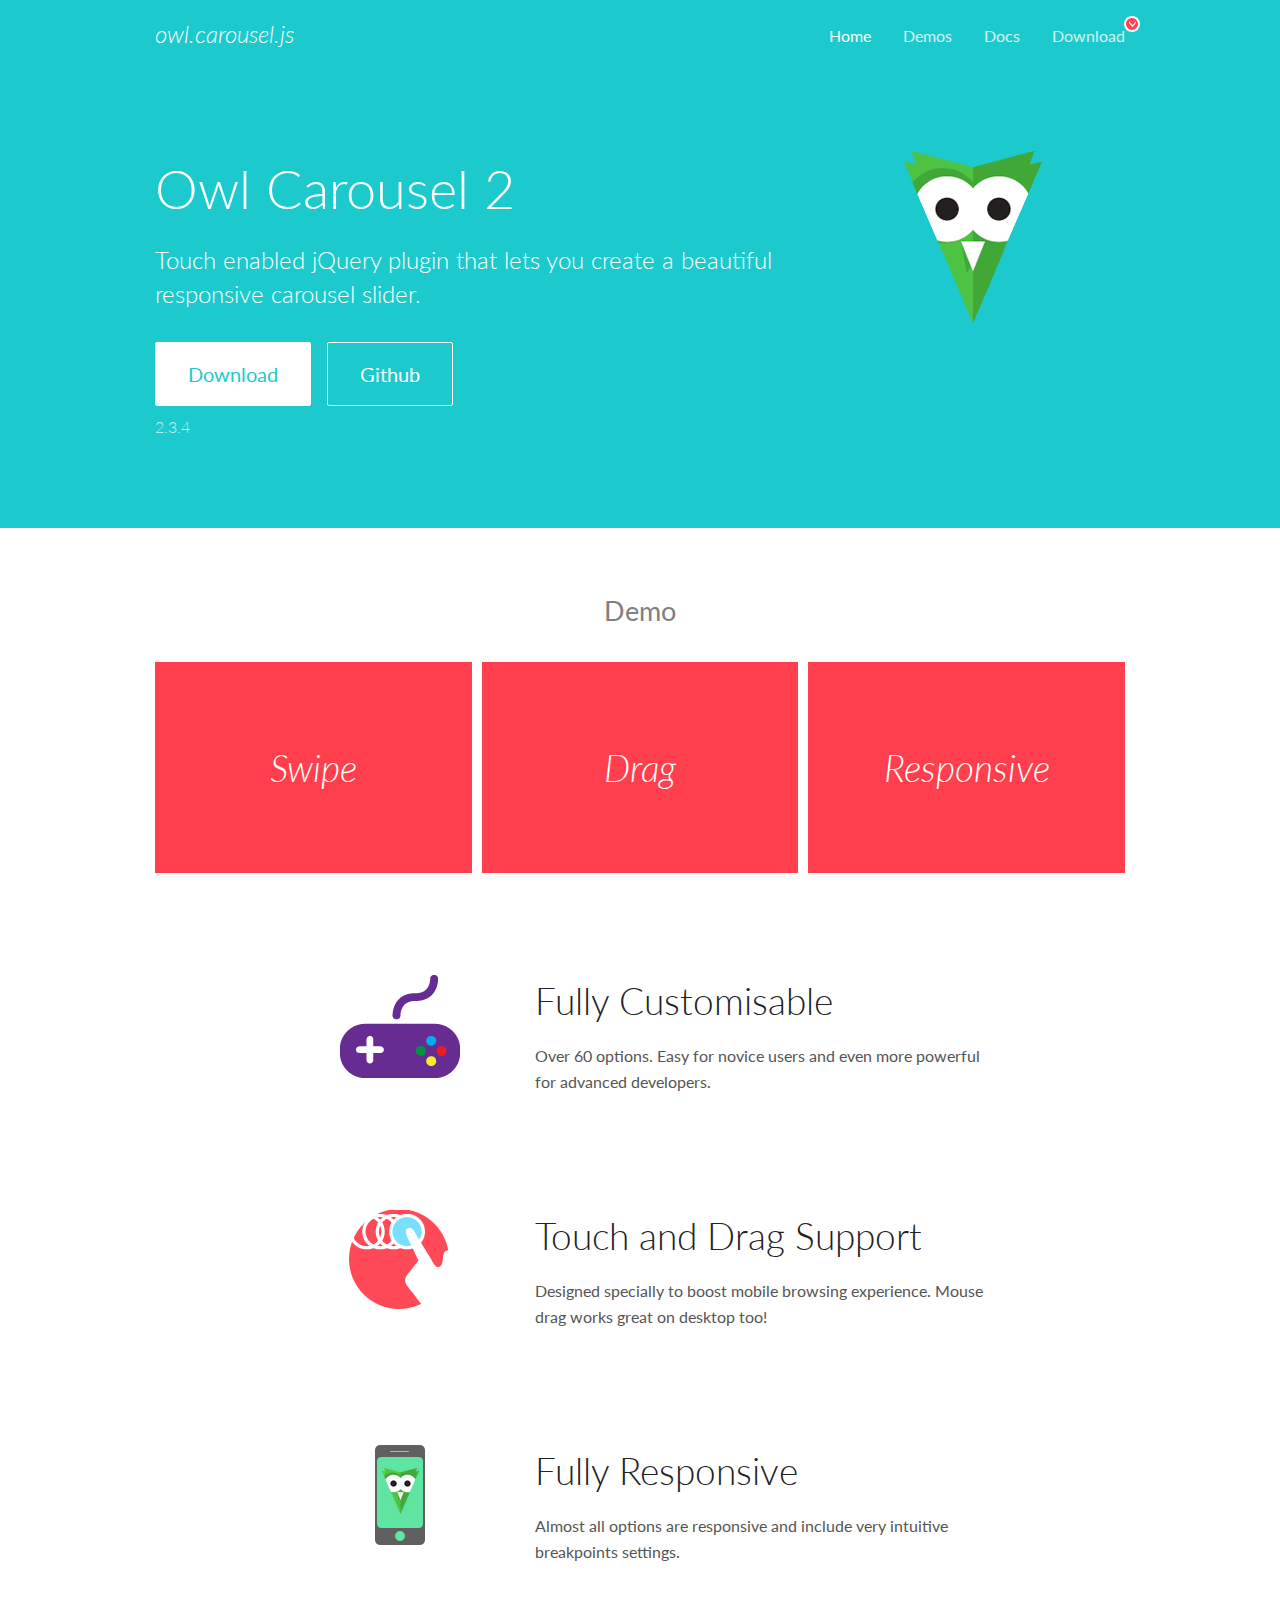
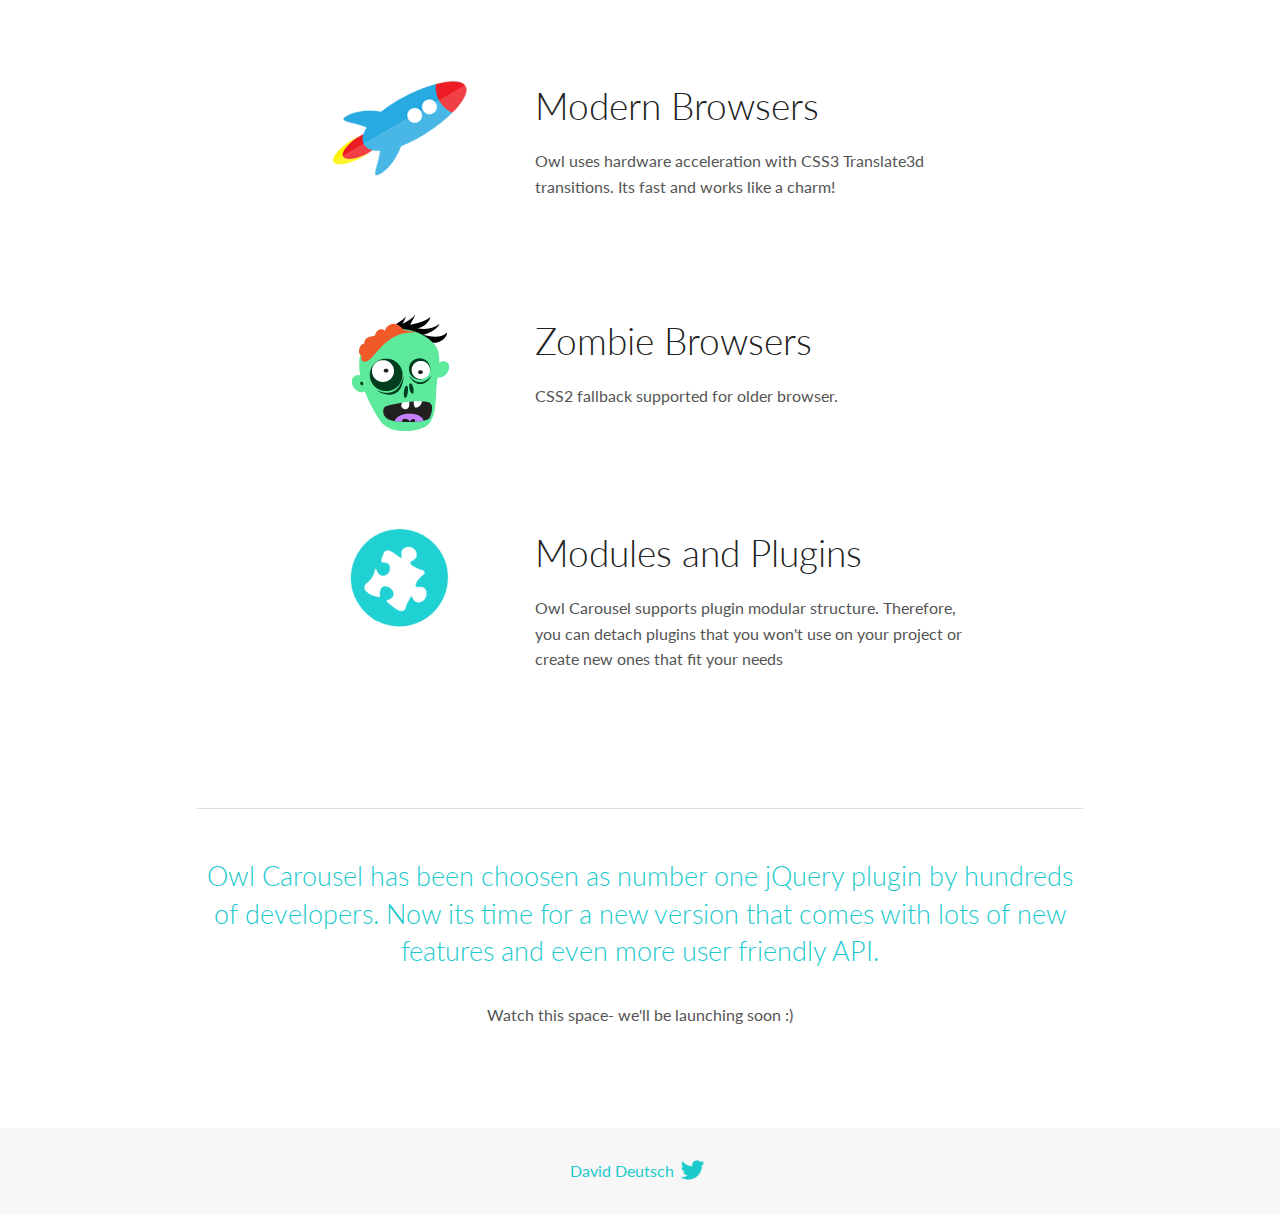
<file: library/OwlCarousel2-2.3.4/OwlCarousel2-2.3.4/docs/index.html>
<!DOCTYPE html>
<html lang="en">
  <head>

    <!-- head -->
    <meta charset="utf-8">
    <meta name="msapplication-tap-highlight" content="no" />
    <meta name="viewport" content="width=device-width, initial-scale=1.0" />
    <meta name="description" content="Touch enabled jQuery plugin that lets you create beautiful responsive carousel slider.">
    <meta name="author" content="David Deutsch">
    <title>
      Home | Owl Carousel | 2.3.4
    </title>

    <!-- Stylesheets -->
    <link href='https://fonts.googleapis.com/css?family=Lato:300,400,700,400italic,300italic' rel='stylesheet' type='text/css'>
    <link rel="stylesheet" href="assets/css/docs.theme.min.css">

    <!-- Owl Stylesheets -->
    <link rel="stylesheet" href="assets/owlcarousel/assets/owl.carousel.min.css">
    <link rel="stylesheet" href="assets/owlcarousel/assets/owl.theme.default.min.css">

    <!-- HTML5 shim and Respond.js IE8 support of HTML5 elements and media queries -->

    <!--[if lt IE 9]>
      <script src="https://oss.maxcdn.com/libs/html5shiv/3.7.0/html5shiv.js"></script>
      <script src="https://oss.maxcdn.com/libs/respond.js/1.3.0/respond.min.js"></script>
    <![endif]-->

    <!-- Favicons -->
    <link rel="apple-touch-icon-precomposed" sizes="144x144" href="assets/ico/apple-touch-icon-144-precomposed.png">
    <link rel="shortcut icon" href="assets/ico/favicon.png">
    <link rel="shortcut icon" href="favicon.ico">

    <!-- Yeah i know js should not be in header. Its required for demos.-->

    <!-- javascript -->
    <script src="assets/vendors/jquery.min.js"></script>
    <script src="assets/owlcarousel/owl.carousel.js"></script>
  </head>
  <body>

    <!-- header -->
    <header class="header">
      <div class="row">
        <div class="large-12 columns">
          <div class="brand left">
            <h3>
              <a href="/OwlCarousel2/">owl.carousel.js</a> 
            </h3>
          </div>
          <a id="toggle-nav" class="right">
            <span></span> <span></span> <span></span> 
          </a> 
          <div class="nav-bar">
            <ul class="clearfix">
              <li class="active">
                <a href="/OwlCarousel2/index.html">Home</a> 
              </li>
              <li> <a href="/OwlCarousel2/demos/demos.html">Demos</a>  </li>
              <li> <a href="/OwlCarousel2/docs/started-welcome.html">Docs</a>  </li>
              <li>
                <a href="https://github.com/OwlCarousel2/OwlCarousel2/archive/2.3.4.zip">Download</a> 
                <span class="download"></span> 
              </li>
            </ul>
          </div>
        </div>
      </div>
    </header>

    <!-- home panel -->
    <section id="hero">
      <div class="row">
        <div class="large-8 medium-8 columns">
          <h1>Owl Carousel 2</h1>
          <h4>Touch enabled jQuery plugin that lets you create a beautiful responsive carousel slider.</h4>
          <a href="https://github.com/OwlCarousel2/OwlCarousel2/archive/2.3.4.zip" class="hero-button">Download</a> 
          <a href="https://github.com/OwlCarousel2/OwlCarousel2" class="hero-button outline">Github</a> 
          <p>2.3.4</p>
        </div>
        <div class="large-4 medium-4 columns">
          <img class="owl-logo" src="assets/img/owl-logo.png" alt="mr. Owl">
        </div>
      </div>
    </section>

    <!-- body -->
    <div class="home-demo">
      <div class="row">
        <div class="large-12 columns">
          <h3>Demo</h3>
          <div class="owl-carousel">
            <div class="item">
              <h2>Swipe</h2>
            </div>
            <div class="item">
              <h2>Drag</h2>
            </div>
            <div class="item">
              <h2>Responsive</h2>
            </div>
            <div class="item">
              <h2>CSS3</h2>
            </div>
            <div class="item">
              <h2>Fast</h2>
            </div>
            <div class="item">
              <h2>Easy</h2>
            </div>
            <div class="item">
              <h2>Free</h2>
            </div>
            <div class="item">
              <h2>Upgradable</h2>
            </div>
            <div class="item">
              <h2>Tons of options</h2>
            </div>
            <div class="item">
              <h2>Infinity</h2>
            </div>
            <div class="item">
              <h2>Auto Width</h2>
            </div>
          </div>
        </div>
      </div>
    </div>
    <script>
      var owl = $('.owl-carousel');
      owl.owlCarousel({
        margin: 10,
        loop: true,
        responsive: {
          0: {
            items: 1
          },
          600: {
            items: 2
          },
          1000: {
            items: 3
          }
        }
      })
    </script>

    <!-- features -->
    <div id="features">
      <div class="row">
        <div class="small-12 medium-9 small-centered columns">
          <section class="row feature">
            <div class="medium-4 small-12 columns">
              <img src="assets/img/feature-options.png" alt="">
            </div>
            <div class="medium-8 small-12 columns">
              <h2>Fully Customisable</h2>
              <p>Over 60 options. Easy for novice users and even more powerful for advanced developers.</p>
            </div>
          </section>
          <section class="row feature">
            <div class="medium-4 small-12 columns">
              <img src="assets/img/feature-drag.png" alt="">
            </div>
            <div class="medium-8 small-12 columns">
              <h2>Touch and Drag Support</h2>
              <p>Designed specially to boost mobile browsing experience. Mouse drag works great on desktop too!</p>
            </div>
          </section>
          <section class="row feature">
            <div class="medium-4 small-12 columns">
              <img src="assets/img/feature-responsive.png" alt="">
            </div>
            <div class="medium-8 small-12 columns">
              <h2>Fully Responsive</h2>
              <p>Almost all options are responsive and include very intuitive breakpoints settings.</p>
            </div>
          </section>
          <section class="row feature">
            <div class="medium-4 small-12 columns">
              <img src="assets/img/feature-modern.png" alt="">
            </div>
            <div class="medium-8 small-12 columns">
              <h2>Modern Browsers</h2>
              <p>Owl uses hardware acceleration with CSS3 Translate3d transitions. Its fast and works like a charm! </p>
            </div>
          </section>
          <section class="row feature">
            <div class="medium-4 small-12 columns">
              <img src="assets/img/feature-zombie.png" alt="">
            </div>
            <div class="medium-8 small-12 columns">
              <h2>Zombie Browsers</h2>
              <p>CSS2 fallback supported for older browser.</p>
            </div>
          </section>
          <section class="row feature">
            <div class="medium-4 small-12 columns">
              <img src="assets/img/feature-module.png" alt="">
            </div>
            <div class="medium-8 small-12 columns">
              <h2>Modules and Plugins</h2>
              <p>Owl Carousel supports plugin modular structure. Therefore, you can detach plugins that you won&#x27;t use on your project or create new ones that fit your needs</p>
            </div>
          </section>
        </div>
      </div>
    </div>

    <!-- footer -->
    <section id="teaser-text">
      <div class="row">
        <div class="small-12 medium-11 small-centered columns">
          <hr>
          <h3 id="owl-carousel-has-been-choosen-as-number-one-jquery-plugin-by-hundreds-of-developers-now-its-time-for-a-new-version-that-comes-with-lots-of-new-features-and-even-more-user-friendly-api-">Owl Carousel has been choosen as number one jQuery plugin by hundreds of developers. Now its time for a new version that comes with lots of new features and even more user friendly API.</h3>
          <p>Watch this space- we&#39;ll be launching soon :)</p>
        </div>
      </div>
    </section>

    <!-- footer -->
    <footer class="footer">
      <div class="row">
        <div class="large-12 columns">
          <h5>
            <a href="/OwlCarousel2/docs/support-contact.html">David Deutsch</a> 
            <a id="custom-tweet-button" href="https://twitter.com/share?url=https://github.com/OwlCarousel2/OwlCarousel2&text=Owl Carousel - This is so awesome! " target="_blank"></a> 
          </h5>
        </div>
      </div>
    </footer>

    <!-- vendors -->
    <script src="assets/vendors/highlight.js"></script>
    <script src="assets/js/app.js"></script>
  </body>
</html>
</file>
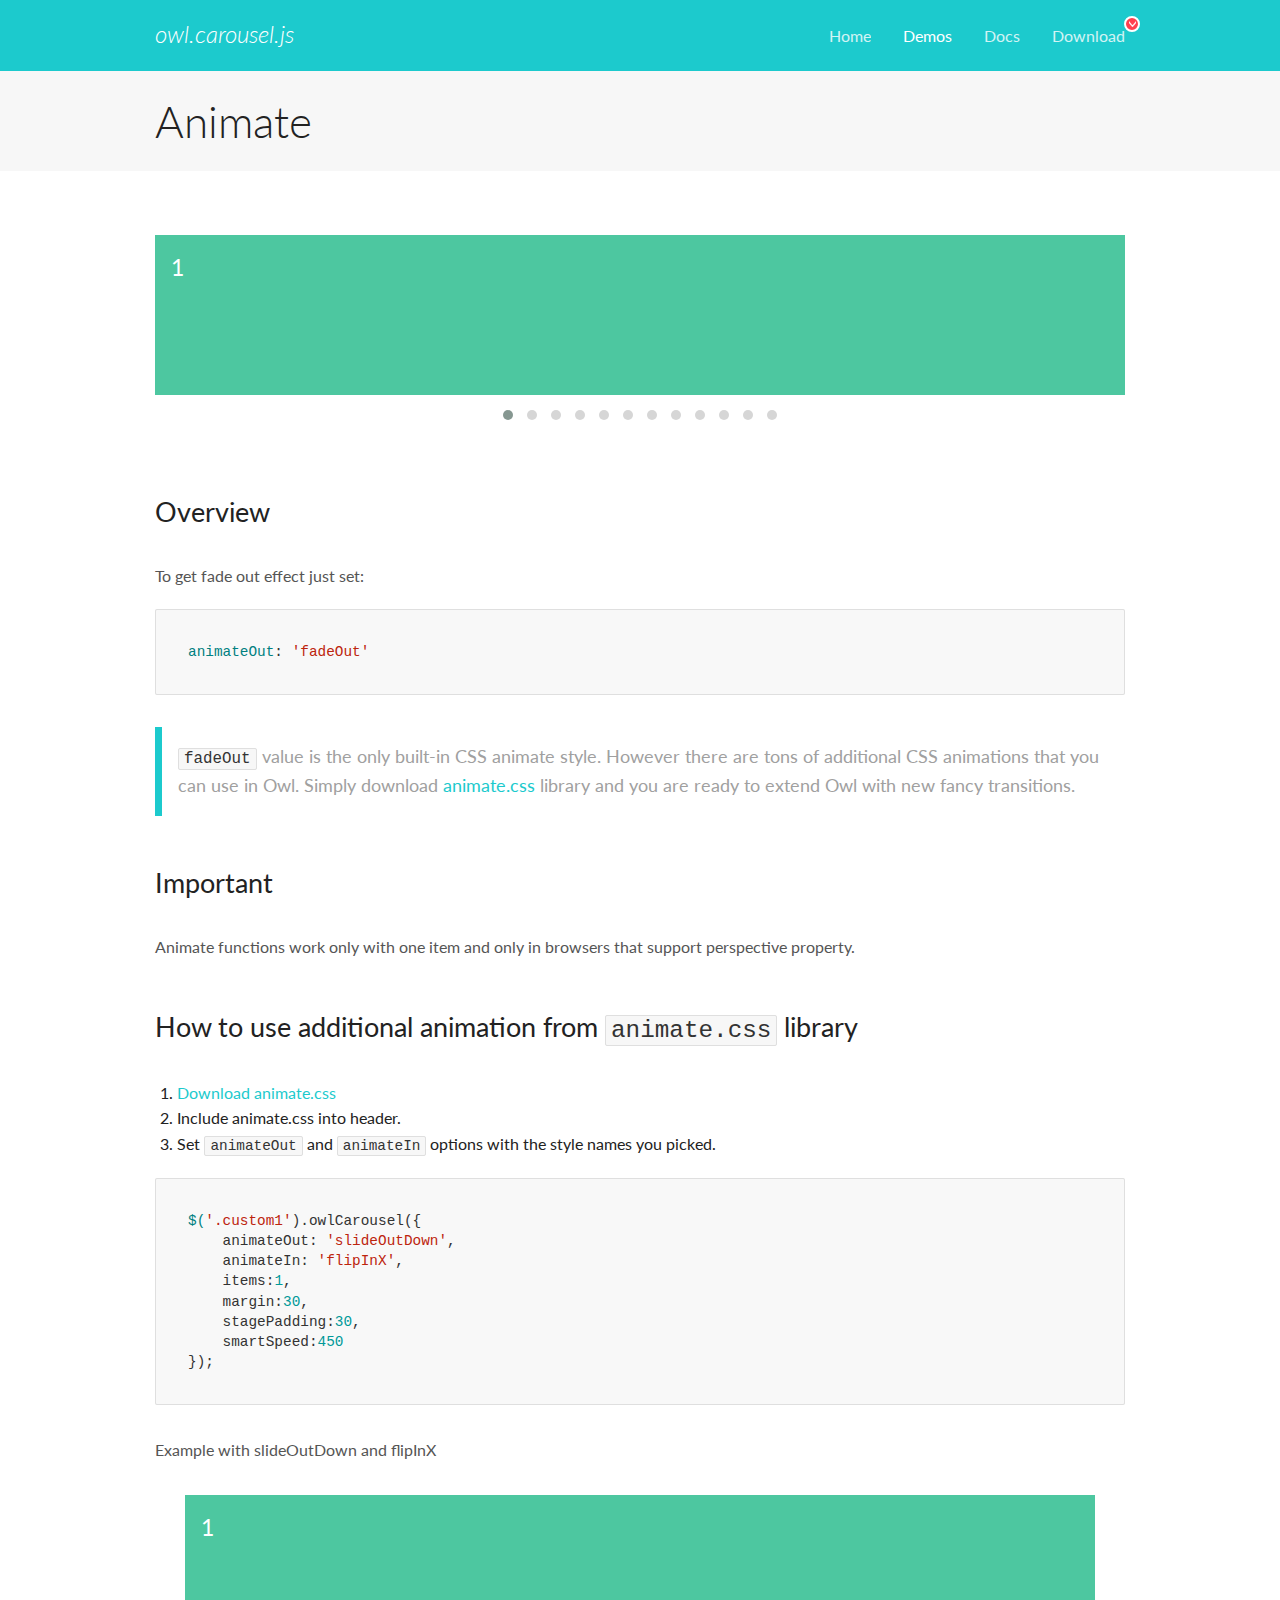
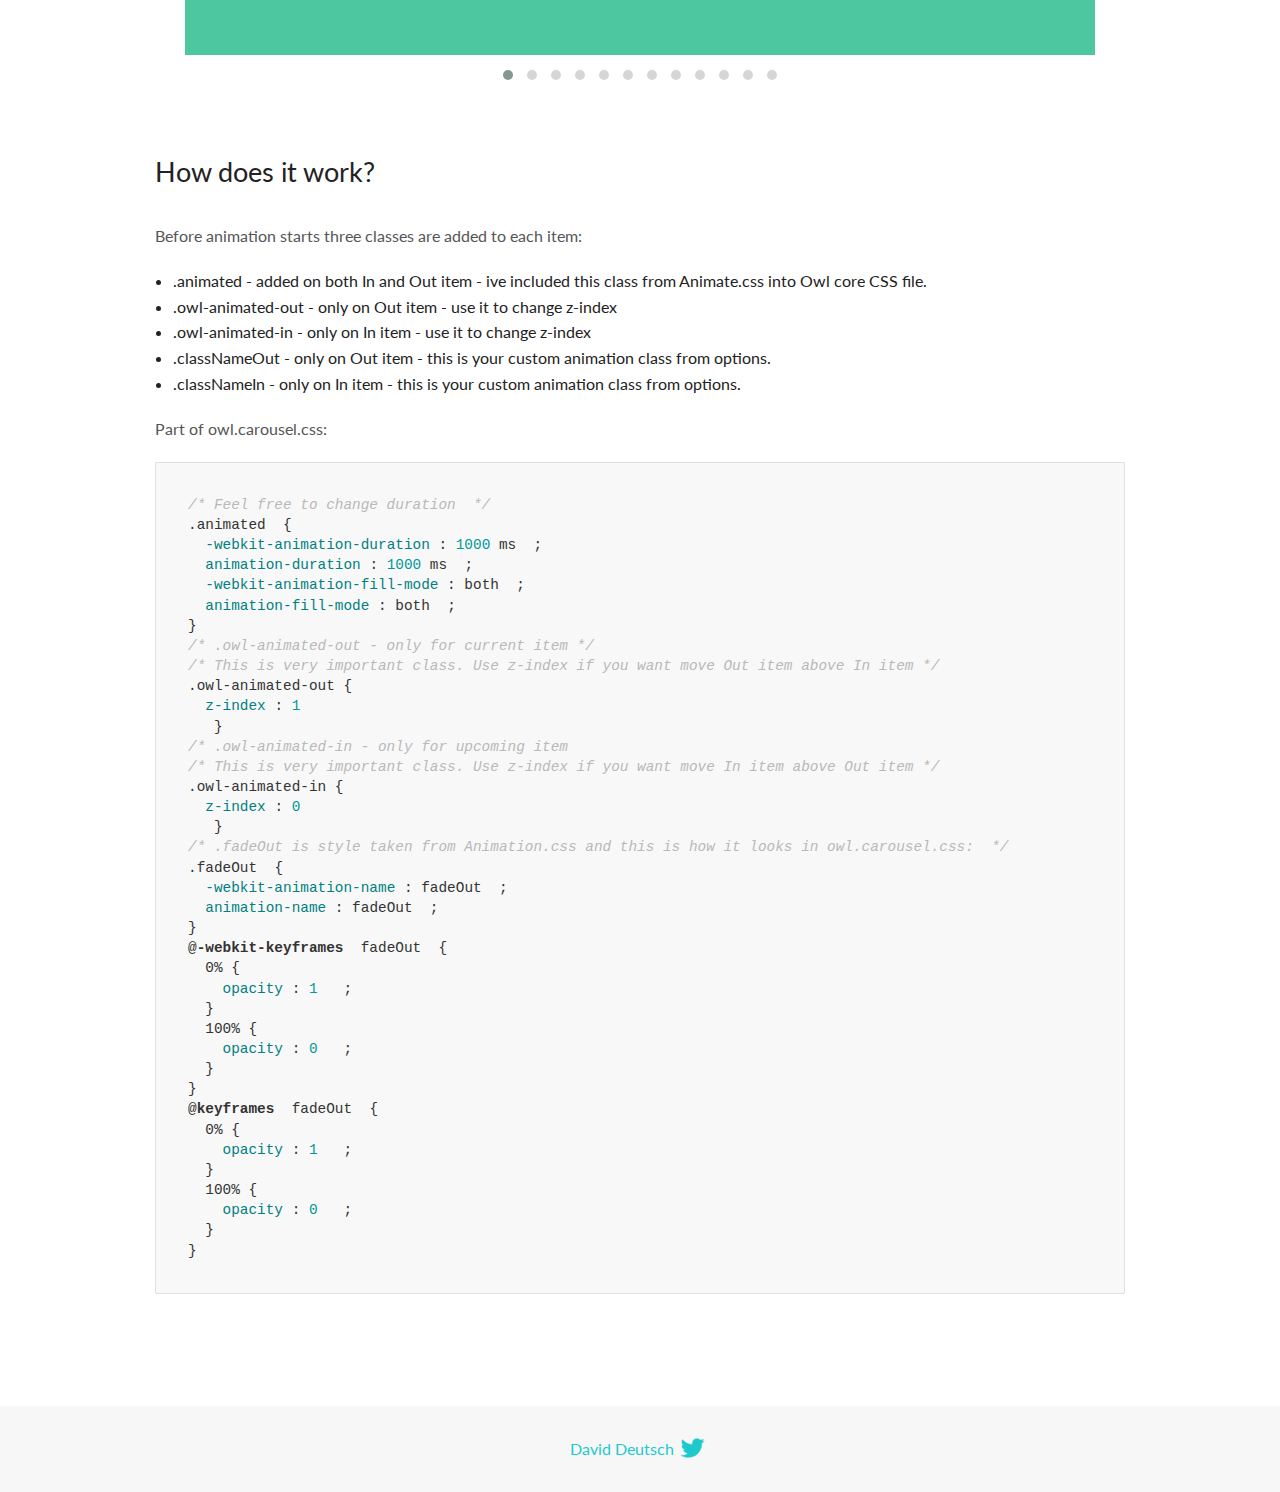
<file: library/OwlCarousel2-2.3.4/OwlCarousel2-2.3.4/docs/demos/animate.html>
<!DOCTYPE html>
<html lang="en">
  <head>

    <!-- head -->
    <meta charset="utf-8">
    <meta name="msapplication-tap-highlight" content="no" />
    <meta name="viewport" content="width=device-width, initial-scale=1.0" />
    <meta name="description" content="Animate carousel">
    <meta name="author" content="David Deutsch">
    <title>
      Animate Demo | Owl Carousel | 2.3.4
    </title>

    <!-- Stylesheets -->
    <link href='https://fonts.googleapis.com/css?family=Lato:300,400,700,400italic,300italic' rel='stylesheet' type='text/css'>
    <link rel="stylesheet" href="../assets/css/docs.theme.min.css">

    <!-- Owl Stylesheets -->
    <link rel="stylesheet" href="../assets/owlcarousel/assets/owl.carousel.min.css">
    <link rel="stylesheet" href="../assets/owlcarousel/assets/owl.theme.default.min.css">

    <!-- HTML5 shim and Respond.js IE8 support of HTML5 elements and media queries -->

    <!--[if lt IE 9]>
      <script src="https://oss.maxcdn.com/libs/html5shiv/3.7.0/html5shiv.js"></script>
      <script src="https://oss.maxcdn.com/libs/respond.js/1.3.0/respond.min.js"></script>
    <![endif]-->

    <!-- Favicons -->
    <link rel="apple-touch-icon-precomposed" sizes="144x144" href="../assets/ico/apple-touch-icon-144-precomposed.png">
    <link rel="shortcut icon" href="../assets/ico/favicon.png">
    <link rel="shortcut icon" href="favicon.ico">

    <!-- Yeah i know js should not be in header. Its required for demos.-->

    <!-- javascript -->
    <script src="../assets/vendors/jquery.min.js"></script>
    <script src="../assets/owlcarousel/owl.carousel.js"></script>
  </head>
  <body>

    <!-- header -->
    <header class="header">
      <div class="row">
        <div class="large-12 columns">
          <div class="brand left">
            <h3>
              <a href="/OwlCarousel2/">owl.carousel.js</a> 
            </h3>
          </div>
          <a id="toggle-nav" class="right">
            <span></span> <span></span> <span></span> 
          </a> 
          <div class="nav-bar">
            <ul class="clearfix">
              <li> <a href="/OwlCarousel2/index.html">Home</a>  </li>
              <li class="active">
                <a href="/OwlCarousel2/demos/demos.html">Demos</a> 
              </li>
              <li> <a href="/OwlCarousel2/docs/started-welcome.html">Docs</a>  </li>
              <li>
                <a href="https://github.com/OwlCarousel2/OwlCarousel2/archive/2.3.4.zip">Download</a> 
                <span class="download"></span> 
              </li>
            </ul>
          </div>
        </div>
      </div>
    </header>

    <!-- title -->
    <section class="title">
      <div class="row">
        <div class="large-12 columns">
          <h1>Animate</h1>
        </div>
      </div>
    </section>

    <!--  Demos -->
    <section id="demos">
      <div class="row">
        <div class="large-12 columns">
          <div class="fadeOut owl-carousel owl-theme">
            <div class="item">
              <h4>1</h4>
            </div>
            <div class="item">
              <h4>2</h4>
            </div>
            <div class="item">
              <h4>3</h4>
            </div>
            <div class="item">
              <h4>4</h4>
            </div>
            <div class="item">
              <h4>5</h4>
            </div>
            <div class="item">
              <h4>6</h4>
            </div>
            <div class="item">
              <h4>7</h4>
            </div>
            <div class="item">
              <h4>8</h4>
            </div>
            <div class="item">
              <h4>9</h4>
            </div>
            <div class="item">
              <h4>10</h4>
            </div>
            <div class="item">
              <h4>11</h4>
            </div>
            <div class="item">
              <h4>12</h4>
            </div>
          </div>
          <h3 id="overview">Overview</h3>
          <p>To get fade out effect just set:</p>
          <pre><code>animateOut: &#39;fadeOut&#39;</code></pre>
          <blockquote>
            <p><code>fadeOut</code> value is the only built-in CSS animate style. However there are tons of additional CSS animations that you can use in Owl. Simply download
              <a href="https://daneden.github.io/animate.css/">animate.css</a>  library and you are ready to extend Owl with new fancy transitions.</p>
          </blockquote>
          <h3 id="important">Important</h3>
          <p>Animate functions work only with one item and only in browsers that support perspective property.</p>
          <h3 id="how-to-use-additional-animation-from-animate-css-library">How to use additional animation from <code>animate.css</code> library</h3>
          <ol>
            <li> <a href="https://daneden.github.io/animate.css/">Download animate.css</a>  </li>
            <li>Include animate.css into header.</li>
            <li>Set <code>animateOut</code> and <code>animateIn</code> options with the style names you picked.</li>
          </ol>
          <pre><code>$(&#39;.custom1&#39;).owlCarousel({
    animateOut: &#39;slideOutDown&#39;,
    animateIn: &#39;flipInX&#39;,
    items:1,
    margin:30,
    stagePadding:30,
    smartSpeed:450
});</code></pre>
          <p>Example with slideOutDown and flipInX</p>
          <div class="custom1 owl-carousel owl-theme">
            <div class="item">
              <h4>1</h4>
            </div>
            <div class="item">
              <h4>2</h4>
            </div>
            <div class="item">
              <h4>3</h4>
            </div>
            <div class="item">
              <h4>4</h4>
            </div>
            <div class="item">
              <h4>5</h4>
            </div>
            <div class="item">
              <h4>6</h4>
            </div>
            <div class="item">
              <h4>7</h4>
            </div>
            <div class="item">
              <h4>8</h4>
            </div>
            <div class="item">
              <h4>9</h4>
            </div>
            <div class="item">
              <h4>10</h4>
            </div>
            <div class="item">
              <h4>11</h4>
            </div>
            <div class="item">
              <h4>12</h4>
            </div>
          </div>
          <h3 id="how-does-it-work-">How does it work?</h3>
          <p>Before animation starts three classes are added to each item:</p>
          <ul>
            <li>.animated - added on both In and Out item - ive included this class from Animate.css into Owl core CSS file.</li>
            <li>.owl-animated-out - only on Out item - use it to change z-index</li>
            <li>.owl-animated-in - only on In item - use it to change z-index</li>
            <li>.classNameOut - only on Out item - this is your custom animation class from options.</li>
            <li>.classNameIn - only on In item - this is your custom animation class from options.</li>
          </ul>
          <p>Part of owl.carousel.css:</p>
          <pre><code class="language-css"><span class="comment">/* Feel free to change duration  */</span> 
<span class="class">.animated</span>  <span class="rules">{
  <span class="rule"><span class="attribute">-webkit-animation-duration</span> :<span class="value"> <span class="number">1000</span> ms</span> </span> ;
  <span class="rule"><span class="attribute">animation-duration</span> :<span class="value"> <span class="number">1000</span> ms</span> </span> ;
  <span class="rule"><span class="attribute">-webkit-animation-fill-mode</span> :<span class="value"> both</span> </span> ;
  <span class="rule"><span class="attribute">animation-fill-mode</span> :<span class="value"> both</span> </span> ;
<span class="rule">}</span> </span> 
<span class="comment">/* .owl-animated-out - only for current item */</span> 
<span class="comment">/* This is very important class. Use z-index if you want move Out item above In item */</span> 
<span class="class">.owl-animated-out</span> <span class="rules">{
  <span class="rule"><span class="attribute">z-index</span> :<span class="value"> <span class="number">1</span> 
</span> </span> </span> }
<span class="comment">/* .owl-animated-in - only for upcoming item
/* This is very important class. Use z-index if you want move In item above Out item */</span> 
<span class="class">.owl-animated-in</span> <span class="rules">{
  <span class="rule"><span class="attribute">z-index</span> :<span class="value"> <span class="number">0</span> 
</span> </span> </span> }
<span class="comment">/* .fadeOut is style taken from Animation.css and this is how it looks in owl.carousel.css:  */</span> 
<span class="class">.fadeOut</span>  <span class="rules">{
  <span class="rule"><span class="attribute">-webkit-animation-name</span> :<span class="value"> fadeOut</span> </span> ;
  <span class="rule"><span class="attribute">animation-name</span> :<span class="value"> fadeOut</span> </span> ;
<span class="rule">}</span> </span> 
<span class="at_rule">@<span class="keyword">-webkit-keyframes</span>  fadeOut </span> {
  0% <span class="rules">{
    <span class="rule"><span class="attribute">opacity</span> :<span class="value"> <span class="number">1</span> </span> </span> ;
  <span class="rule">}</span> </span> 
  100% <span class="rules">{
    <span class="rule"><span class="attribute">opacity</span> :<span class="value"> <span class="number">0</span> </span> </span> ;
  <span class="rule">}</span> </span> 
}
<span class="at_rule">@<span class="keyword">keyframes</span>  fadeOut </span> {
  0% <span class="rules">{
    <span class="rule"><span class="attribute">opacity</span> :<span class="value"> <span class="number">1</span> </span> </span> ;
  <span class="rule">}</span> </span> 
  100% <span class="rules">{
    <span class="rule"><span class="attribute">opacity</span> :<span class="value"> <span class="number">0</span> </span> </span> ;
  <span class="rule">}</span> </span> 
}</code></pre>
          <link rel="stylesheet" href="../assets/css/animate.css">
          <script>
            jQuery(document).ready(function($) {
              $('.fadeOut').owlCarousel({
                items: 1,
                animateOut: 'fadeOut',
                loop: true,
                margin: 10,
              });
              $('.custom1').owlCarousel({
                animateOut: 'slideOutDown',
                animateIn: 'flipInX',
                items: 1,
                margin: 30,
                stagePadding: 30,
                smartSpeed: 450
              });
            });
          </script>
        </div>
      </div>
    </section>

    <!-- footer -->
    <footer class="footer">
      <div class="row">
        <div class="large-12 columns">
          <h5>
            <a href="/OwlCarousel2/docs/support-contact.html">David Deutsch</a> 
            <a id="custom-tweet-button" href="https://twitter.com/share?url=https://github.com/OwlCarousel2/OwlCarousel2&text=Owl Carousel - This is so awesome! " target="_blank"></a> 
          </h5>
        </div>
      </div>
    </footer>

    <!-- vendors -->
    <script src="../assets/vendors/highlight.js"></script>
    <script src="../assets/js/app.js"></script>
  </body>
</html>
</file>
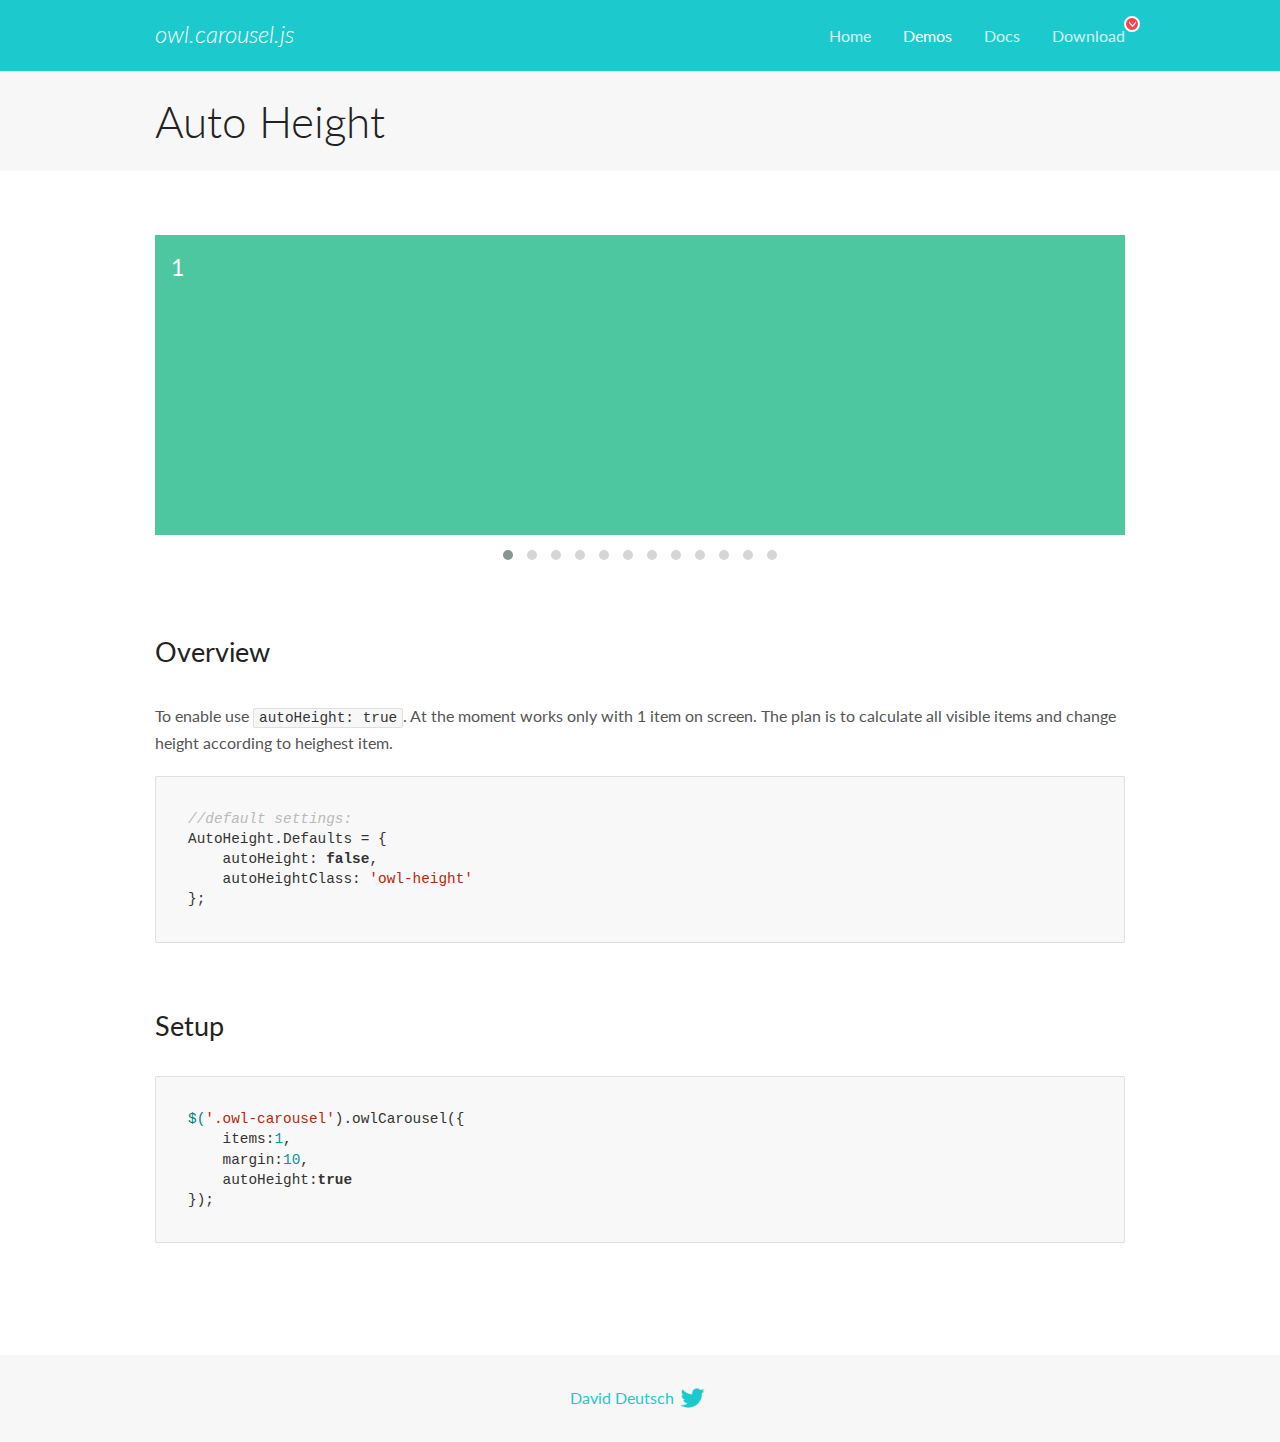
<file: library/OwlCarousel2-2.3.4/OwlCarousel2-2.3.4/docs/demos/autoheight.html>
<!DOCTYPE html>
<html lang="en">
  <head>

    <!-- head -->
    <meta charset="utf-8">
    <meta name="msapplication-tap-highlight" content="no" />
    <meta name="viewport" content="width=device-width, initial-scale=1.0" />
    <meta name="description" content="autoHeight usage demo">
    <meta name="author" content="David Deutsch">
    <title>
      Auto Height Demo | Owl Carousel | 2.3.4
    </title>

    <!-- Stylesheets -->
    <link href='https://fonts.googleapis.com/css?family=Lato:300,400,700,400italic,300italic' rel='stylesheet' type='text/css'>
    <link rel="stylesheet" href="../assets/css/docs.theme.min.css">

    <!-- Owl Stylesheets -->
    <link rel="stylesheet" href="../assets/owlcarousel/assets/owl.carousel.min.css">
    <link rel="stylesheet" href="../assets/owlcarousel/assets/owl.theme.default.min.css">

    <!-- HTML5 shim and Respond.js IE8 support of HTML5 elements and media queries -->

    <!--[if lt IE 9]>
      <script src="https://oss.maxcdn.com/libs/html5shiv/3.7.0/html5shiv.js"></script>
      <script src="https://oss.maxcdn.com/libs/respond.js/1.3.0/respond.min.js"></script>
    <![endif]-->

    <!-- Favicons -->
    <link rel="apple-touch-icon-precomposed" sizes="144x144" href="../assets/ico/apple-touch-icon-144-precomposed.png">
    <link rel="shortcut icon" href="../assets/ico/favicon.png">
    <link rel="shortcut icon" href="favicon.ico">

    <!-- Yeah i know js should not be in header. Its required for demos.-->

    <!-- javascript -->
    <script src="../assets/vendors/jquery.min.js"></script>
    <script src="../assets/owlcarousel/owl.carousel.js"></script>
  </head>
  <body>

    <!-- header -->
    <header class="header">
      <div class="row">
        <div class="large-12 columns">
          <div class="brand left">
            <h3>
              <a href="/OwlCarousel2/">owl.carousel.js</a> 
            </h3>
          </div>
          <a id="toggle-nav" class="right">
            <span></span> <span></span> <span></span> 
          </a> 
          <div class="nav-bar">
            <ul class="clearfix">
              <li> <a href="/OwlCarousel2/index.html">Home</a>  </li>
              <li class="active">
                <a href="/OwlCarousel2/demos/demos.html">Demos</a> 
              </li>
              <li> <a href="/OwlCarousel2/docs/started-welcome.html">Docs</a>  </li>
              <li>
                <a href="https://github.com/OwlCarousel2/OwlCarousel2/archive/2.3.4.zip">Download</a> 
                <span class="download"></span> 
              </li>
            </ul>
          </div>
        </div>
      </div>
    </header>

    <!-- title -->
    <section class="title">
      <div class="row">
        <div class="large-12 columns">
          <h1>Auto Height</h1>
        </div>
      </div>
    </section>

    <!--  Demos -->
    <section id="demos">
      <div class="row">
        <div class="large-12 columns">
          <div class="owl-carousel owl-theme">
            <div class="item" style="height:300px">
              <h4>1</h4>
            </div>
            <div class="item" style="height:100px">
              <h4>2</h4>
            </div>
            <div class="item" style="height:500px">
              <h4>3</h4>
            </div>
            <div class="item" style="height:250px">
              <h4>4</h4>
            </div>
            <div class="item" style="height:400px">
              <h4>5</h4>
            </div>
            <div class="item" style="height:500px">
              <h4>6</h4>
            </div>
            <div class="item" style="height:600px">
              <h4>7</h4>
            </div>
            <div class="item" style="height:400px">
              <h4>8</h4>
            </div>
            <div class="item" style="height:300px">
              <h4>9</h4>
            </div>
            <div class="item" style="height:350px">
              <h4>10</h4>
            </div>
            <div class="item" style="height:200px">
              <h4>11</h4>
            </div>
            <div class="item" style="height:150px">
              <h4>12</h4>
            </div>
          </div>
          <h3 id="overview">Overview</h3>
          <p>To enable use <code>autoHeight: true</code>. At the moment works only with 1 item on screen. The plan is to calculate all visible items and change height according to heighest item.</p>
          <pre><code>//default settings:
AutoHeight.Defaults = {
    autoHeight: false,
    autoHeightClass: &#39;owl-height&#39;
};</code></pre>
          <h3 id="setup">Setup</h3>
          <pre><code>$(&#39;.owl-carousel&#39;).owlCarousel({
    items:1,
    margin:10,
    autoHeight:true
});</code></pre>
          <script>
            $(document).ready(function() {
              $('.owl-carousel').owlCarousel({
                items: 1,
                margin: 10,
                autoHeight: true
              });
            })
          </script>
        </div>
      </div>
    </section>

    <!-- footer -->
    <footer class="footer">
      <div class="row">
        <div class="large-12 columns">
          <h5>
            <a href="/OwlCarousel2/docs/support-contact.html">David Deutsch</a> 
            <a id="custom-tweet-button" href="https://twitter.com/share?url=https://github.com/OwlCarousel2/OwlCarousel2&text=Owl Carousel - This is so awesome! " target="_blank"></a> 
          </h5>
        </div>
      </div>
    </footer>

    <!-- vendors -->
    <script src="../assets/vendors/highlight.js"></script>
    <script src="../assets/js/app.js"></script>
  </body>
</html>
</file>
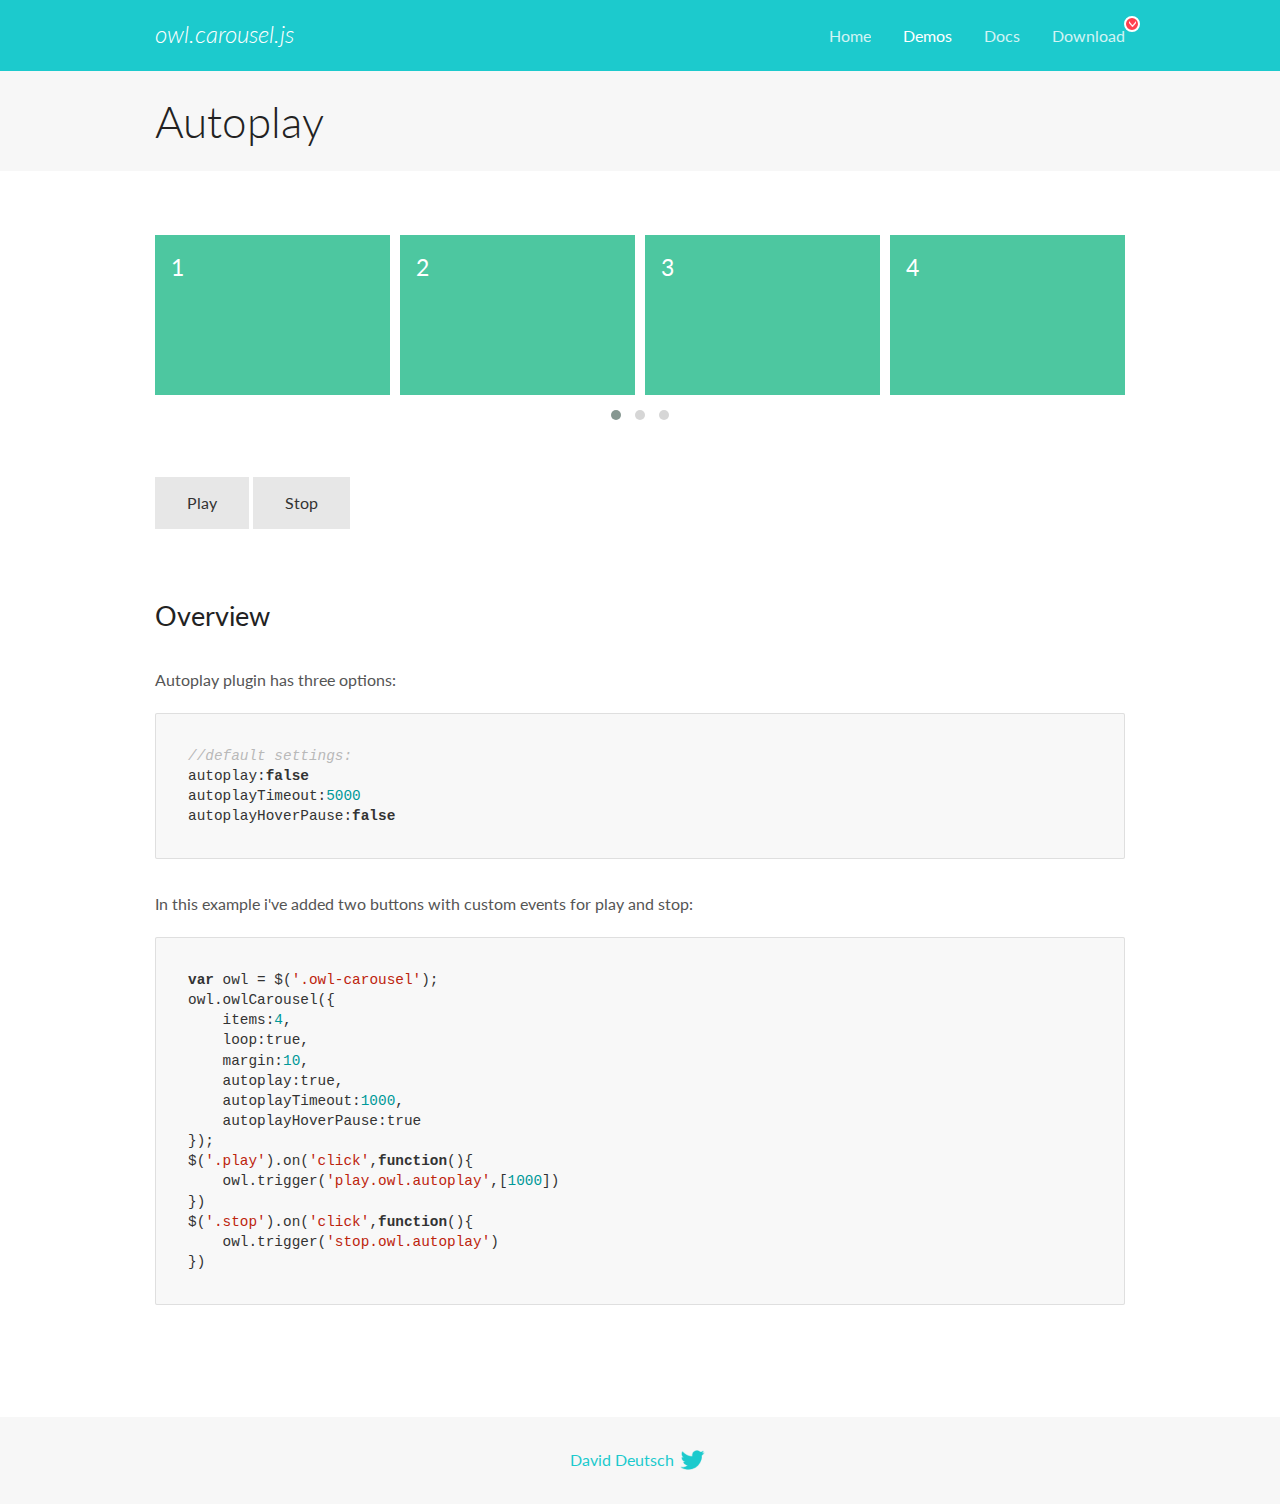
<file: library/OwlCarousel2-2.3.4/OwlCarousel2-2.3.4/docs/demos/autoplay.html>
<!DOCTYPE html>
<html lang="en">
  <head>

    <!-- head -->
    <meta charset="utf-8">
    <meta name="msapplication-tap-highlight" content="no" />
    <meta name="viewport" content="width=device-width, initial-scale=1.0" />
    <meta name="description" content="Autoplay usage demo">
    <meta name="author" content="David Deutsch">
    <title>
      Autoplay Demo | Owl Carousel | 2.3.4
    </title>

    <!-- Stylesheets -->
    <link href='https://fonts.googleapis.com/css?family=Lato:300,400,700,400italic,300italic' rel='stylesheet' type='text/css'>
    <link rel="stylesheet" href="../assets/css/docs.theme.min.css">

    <!-- Owl Stylesheets -->
    <link rel="stylesheet" href="../assets/owlcarousel/assets/owl.carousel.min.css">
    <link rel="stylesheet" href="../assets/owlcarousel/assets/owl.theme.default.min.css">

    <!-- HTML5 shim and Respond.js IE8 support of HTML5 elements and media queries -->

    <!--[if lt IE 9]>
      <script src="https://oss.maxcdn.com/libs/html5shiv/3.7.0/html5shiv.js"></script>
      <script src="https://oss.maxcdn.com/libs/respond.js/1.3.0/respond.min.js"></script>
    <![endif]-->

    <!-- Favicons -->
    <link rel="apple-touch-icon-precomposed" sizes="144x144" href="../assets/ico/apple-touch-icon-144-precomposed.png">
    <link rel="shortcut icon" href="../assets/ico/favicon.png">
    <link rel="shortcut icon" href="favicon.ico">

    <!-- Yeah i know js should not be in header. Its required for demos.-->

    <!-- javascript -->
    <script src="../assets/vendors/jquery.min.js"></script>
    <script src="../assets/owlcarousel/owl.carousel.js"></script>
  </head>
  <body>

    <!-- header -->
    <header class="header">
      <div class="row">
        <div class="large-12 columns">
          <div class="brand left">
            <h3>
              <a href="/OwlCarousel2/">owl.carousel.js</a> 
            </h3>
          </div>
          <a id="toggle-nav" class="right">
            <span></span> <span></span> <span></span> 
          </a> 
          <div class="nav-bar">
            <ul class="clearfix">
              <li> <a href="/OwlCarousel2/index.html">Home</a>  </li>
              <li class="active">
                <a href="/OwlCarousel2/demos/demos.html">Demos</a> 
              </li>
              <li> <a href="/OwlCarousel2/docs/started-welcome.html">Docs</a>  </li>
              <li>
                <a href="https://github.com/OwlCarousel2/OwlCarousel2/archive/2.3.4.zip">Download</a> 
                <span class="download"></span> 
              </li>
            </ul>
          </div>
        </div>
      </div>
    </header>

    <!-- title -->
    <section class="title">
      <div class="row">
        <div class="large-12 columns">
          <h1>Autoplay</h1>
        </div>
      </div>
    </section>

    <!--  Demos -->
    <section id="demos">
      <div class="row">
        <div class="large-12 columns">
          <div class="owl-carousel owl-theme">
            <div class="item">
              <h4>1</h4>
            </div>
            <div class="item">
              <h4>2</h4>
            </div>
            <div class="item">
              <h4>3</h4>
            </div>
            <div class="item">
              <h4>4</h4>
            </div>
            <div class="item">
              <h4>5</h4>
            </div>
            <div class="item">
              <h4>6</h4>
            </div>
            <div class="item">
              <h4>7</h4>
            </div>
            <div class="item">
              <h4>8</h4>
            </div>
            <div class="item">
              <h4>9</h4>
            </div>
            <div class="item">
              <h4>10</h4>
            </div>
            <div class="item">
              <h4>11</h4>
            </div>
            <div class="item">
              <h4>12</h4>
            </div>
          </div>
          <a class="button secondary play">Play</a> 
          <a class="button secondary stop">Stop</a> 
          <h3 id="overview">Overview</h3>
          <p>Autoplay plugin has three options:</p>
          <pre><code>//default settings:
autoplay:false
autoplayTimeout:5000
autoplayHoverPause:false</code></pre>
          <p>In this example i&#39;ve added two buttons with custom events for play and stop:</p>
          <pre><code>var owl = $(&#39;.owl-carousel&#39;);
owl.owlCarousel({
    items:4,
    loop:true,
    margin:10,
    autoplay:true,
    autoplayTimeout:1000,
    autoplayHoverPause:true
});
$(&#39;.play&#39;).on(&#39;click&#39;,function(){
    owl.trigger(&#39;play.owl.autoplay&#39;,[1000])
})
$(&#39;.stop&#39;).on(&#39;click&#39;,function(){
    owl.trigger(&#39;stop.owl.autoplay&#39;)
})</code></pre>
          <script>
            $(document).ready(function() {
              var owl = $('.owl-carousel');
              owl.owlCarousel({
                items: 4,
                loop: true,
                margin: 10,
                autoplay: true,
                autoplayTimeout: 1000,
                autoplayHoverPause: true
              });
              $('.play').on('click', function() {
                owl.trigger('play.owl.autoplay', [1000])
              })
              $('.stop').on('click', function() {
                owl.trigger('stop.owl.autoplay')
              })
            })
          </script>
        </div>
      </div>
    </section>

    <!-- footer -->
    <footer class="footer">
      <div class="row">
        <div class="large-12 columns">
          <h5>
            <a href="/OwlCarousel2/docs/support-contact.html">David Deutsch</a> 
            <a id="custom-tweet-button" href="https://twitter.com/share?url=https://github.com/OwlCarousel2/OwlCarousel2&text=Owl Carousel - This is so awesome! " target="_blank"></a> 
          </h5>
        </div>
      </div>
    </footer>

    <!-- vendors -->
    <script src="../assets/vendors/highlight.js"></script>
    <script src="../assets/js/app.js"></script>
  </body>
</html>
</file>
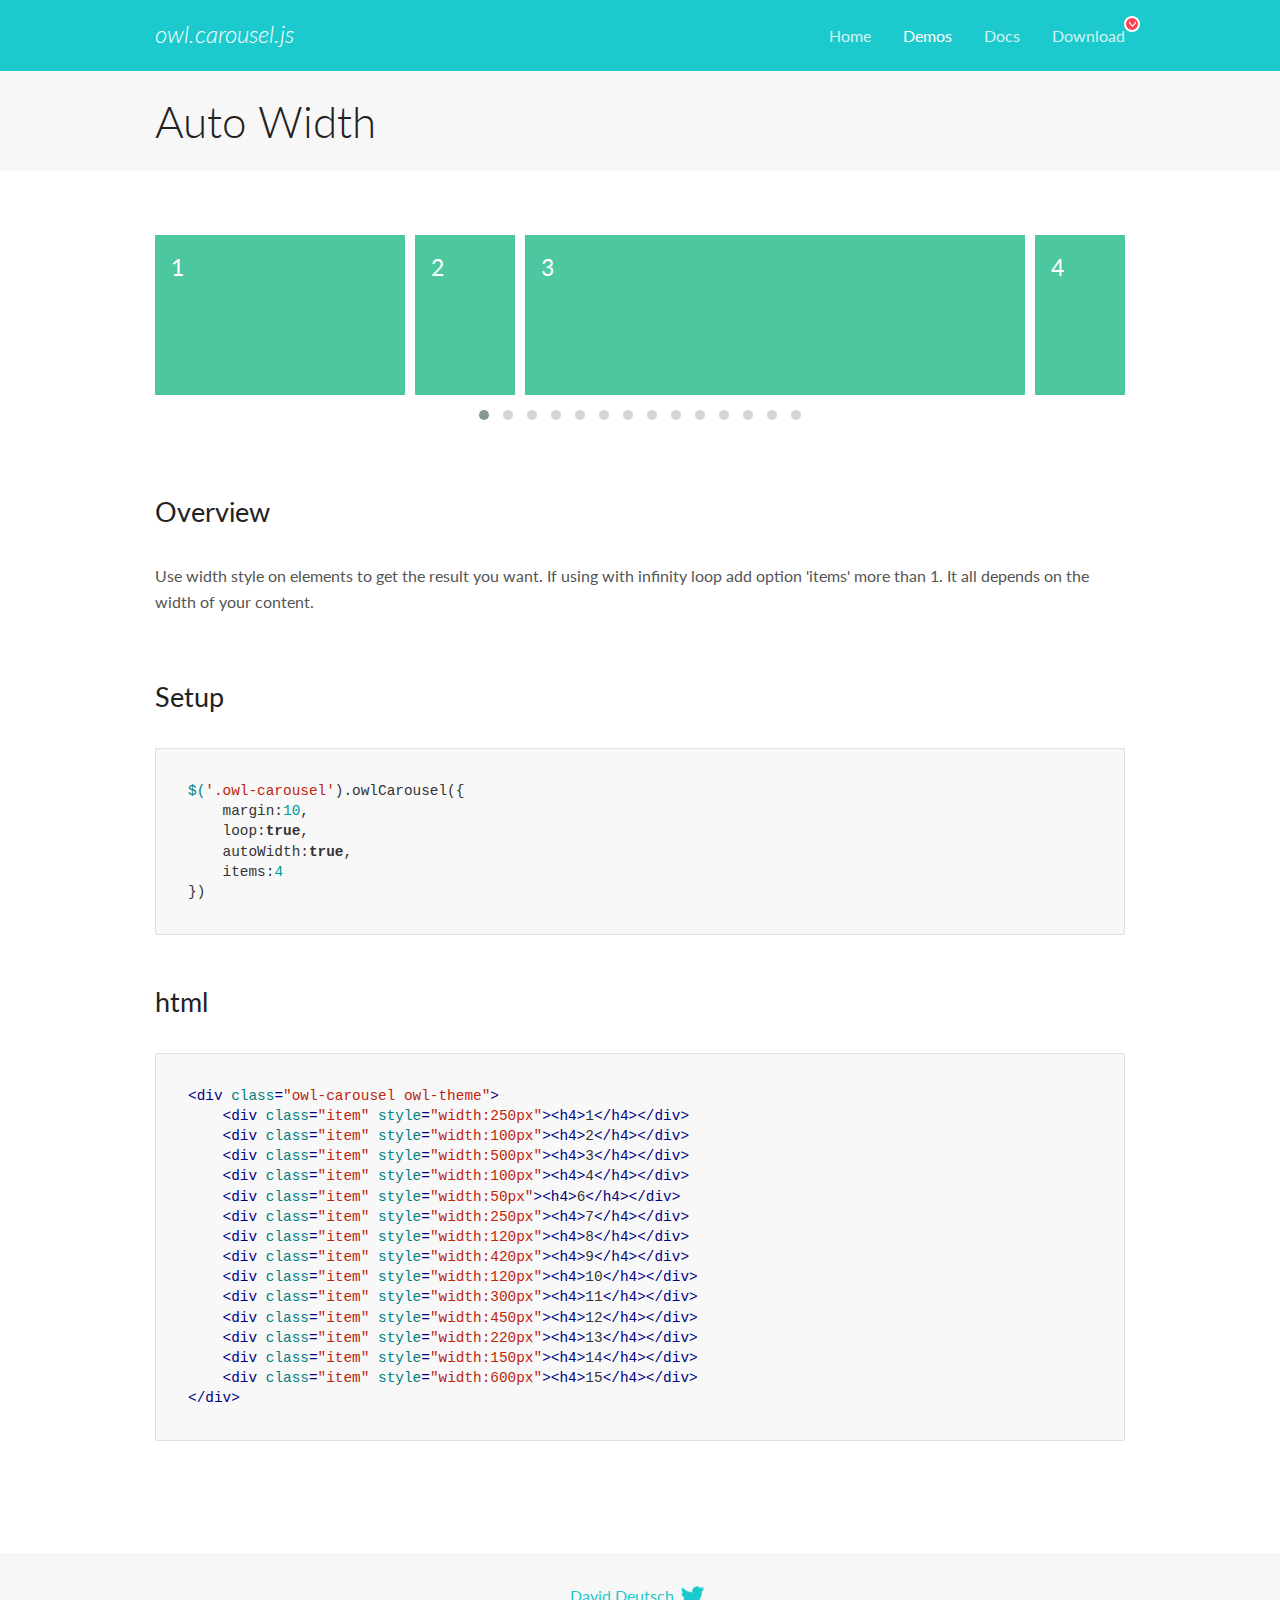
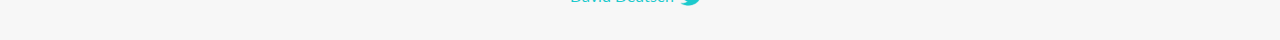
<file: library/OwlCarousel2-2.3.4/OwlCarousel2-2.3.4/docs/demos/autowidth.html>
<!DOCTYPE html>
<html lang="en">
  <head>

    <!-- head -->
    <meta charset="utf-8">
    <meta name="msapplication-tap-highlight" content="no" />
    <meta name="viewport" content="width=device-width, initial-scale=1.0" />
    <meta name="description" content="Auto Width">
    <meta name="author" content="David Deutsch">
    <title>
      Auto Width Demo | Owl Carousel | 2.3.4
    </title>

    <!-- Stylesheets -->
    <link href='https://fonts.googleapis.com/css?family=Lato:300,400,700,400italic,300italic' rel='stylesheet' type='text/css'>
    <link rel="stylesheet" href="../assets/css/docs.theme.min.css">

    <!-- Owl Stylesheets -->
    <link rel="stylesheet" href="../assets/owlcarousel/assets/owl.carousel.min.css">
    <link rel="stylesheet" href="../assets/owlcarousel/assets/owl.theme.default.min.css">

    <!-- HTML5 shim and Respond.js IE8 support of HTML5 elements and media queries -->

    <!--[if lt IE 9]>
      <script src="https://oss.maxcdn.com/libs/html5shiv/3.7.0/html5shiv.js"></script>
      <script src="https://oss.maxcdn.com/libs/respond.js/1.3.0/respond.min.js"></script>
    <![endif]-->

    <!-- Favicons -->
    <link rel="apple-touch-icon-precomposed" sizes="144x144" href="../assets/ico/apple-touch-icon-144-precomposed.png">
    <link rel="shortcut icon" href="../assets/ico/favicon.png">
    <link rel="shortcut icon" href="favicon.ico">

    <!-- Yeah i know js should not be in header. Its required for demos.-->

    <!-- javascript -->
    <script src="../assets/vendors/jquery.min.js"></script>
    <script src="../assets/owlcarousel/owl.carousel.js"></script>
  </head>
  <body>

    <!-- header -->
    <header class="header">
      <div class="row">
        <div class="large-12 columns">
          <div class="brand left">
            <h3>
              <a href="/OwlCarousel2/">owl.carousel.js</a> 
            </h3>
          </div>
          <a id="toggle-nav" class="right">
            <span></span> <span></span> <span></span> 
          </a> 
          <div class="nav-bar">
            <ul class="clearfix">
              <li> <a href="/OwlCarousel2/index.html">Home</a>  </li>
              <li class="active">
                <a href="/OwlCarousel2/demos/demos.html">Demos</a> 
              </li>
              <li> <a href="/OwlCarousel2/docs/started-welcome.html">Docs</a>  </li>
              <li>
                <a href="https://github.com/OwlCarousel2/OwlCarousel2/archive/2.3.4.zip">Download</a> 
                <span class="download"></span> 
              </li>
            </ul>
          </div>
        </div>
      </div>
    </header>

    <!-- title -->
    <section class="title">
      <div class="row">
        <div class="large-12 columns">
          <h1>Auto Width</h1>
        </div>
      </div>
    </section>

    <!--  Demos -->
    <section id="demos">
      <div class="row">
        <div class="large-12 columns">
          <div class="owl-carousel owl-theme">
            <div class="item" style="width:250px">
              <h4>1</h4>
            </div>
            <div class="item" style="width:100px">
              <h4>2</h4>
            </div>
            <div class="item" style="width:500px">
              <h4>3</h4>
            </div>
            <div class="item" style="width:100px">
              <h4>4</h4>
            </div>
            <div class="item" style="width:50px">
              <h4>6</h4>
            </div>
            <div class="item" style="width:250px">
              <h4>7</h4>
            </div>
            <div class="item" style="width:120px">
              <h4>8</h4>
            </div>
            <div class="item" style="width:420px">
              <h4>9</h4>
            </div>
            <div class="item" style="width:120px">
              <h4>10</h4>
            </div>
            <div class="item" style="width:300px">
              <h4>11</h4>
            </div>
            <div class="item" style="width:450px">
              <h4>12</h4>
            </div>
            <div class="item" style="width:220px">
              <h4>13</h4>
            </div>
            <div class="item" style="width:150px">
              <h4>14</h4>
            </div>
            <div class="item" style="width:600px">
              <h4>15</h4>
            </div>
          </div>
          <h3 id="overview">Overview</h3>
          <p>Use width style on elements to get the result you want. If using with infinity loop add option &#39;items&#39; more than 1. It all depends on the width of your content.</p>
          <h3 id="setup">Setup</h3>
          <pre><code>$(&#39;.owl-carousel&#39;).owlCarousel({
    margin:10,
    loop:true,
    autoWidth:true,
    items:4
})</code></pre>
          <h3 id="html">html</h3>
          <pre><code>&lt;div class=&quot;owl-carousel owl-theme&quot;&gt;
    &lt;div class=&quot;item&quot; style=&quot;width:250px&quot;&gt;&lt;h4&gt;1&lt;/h4&gt;&lt;/div&gt;
    &lt;div class=&quot;item&quot; style=&quot;width:100px&quot;&gt;&lt;h4&gt;2&lt;/h4&gt;&lt;/div&gt;
    &lt;div class=&quot;item&quot; style=&quot;width:500px&quot;&gt;&lt;h4&gt;3&lt;/h4&gt;&lt;/div&gt;
    &lt;div class=&quot;item&quot; style=&quot;width:100px&quot;&gt;&lt;h4&gt;4&lt;/h4&gt;&lt;/div&gt;
    &lt;div class=&quot;item&quot; style=&quot;width:50px&quot;&gt;&lt;h4&gt;6&lt;/h4&gt;&lt;/div&gt;
    &lt;div class=&quot;item&quot; style=&quot;width:250px&quot;&gt;&lt;h4&gt;7&lt;/h4&gt;&lt;/div&gt;
    &lt;div class=&quot;item&quot; style=&quot;width:120px&quot;&gt;&lt;h4&gt;8&lt;/h4&gt;&lt;/div&gt;
    &lt;div class=&quot;item&quot; style=&quot;width:420px&quot;&gt;&lt;h4&gt;9&lt;/h4&gt;&lt;/div&gt;
    &lt;div class=&quot;item&quot; style=&quot;width:120px&quot;&gt;&lt;h4&gt;10&lt;/h4&gt;&lt;/div&gt;
    &lt;div class=&quot;item&quot; style=&quot;width:300px&quot;&gt;&lt;h4&gt;11&lt;/h4&gt;&lt;/div&gt;
    &lt;div class=&quot;item&quot; style=&quot;width:450px&quot;&gt;&lt;h4&gt;12&lt;/h4&gt;&lt;/div&gt;
    &lt;div class=&quot;item&quot; style=&quot;width:220px&quot;&gt;&lt;h4&gt;13&lt;/h4&gt;&lt;/div&gt;
    &lt;div class=&quot;item&quot; style=&quot;width:150px&quot;&gt;&lt;h4&gt;14&lt;/h4&gt;&lt;/div&gt;
    &lt;div class=&quot;item&quot; style=&quot;width:600px&quot;&gt;&lt;h4&gt;15&lt;/h4&gt;&lt;/div&gt;
&lt;/div&gt;</code></pre>
          <script>
            $(document).ready(function() {
              $('.owl-carousel').owlCarousel({
                margin: 10,
                loop: true,
                autoWidth: true,
                items: 4
              })
            })
          </script>
        </div>
      </div>
    </section>

    <!-- footer -->
    <footer class="footer">
      <div class="row">
        <div class="large-12 columns">
          <h5>
            <a href="/OwlCarousel2/docs/support-contact.html">David Deutsch</a> 
            <a id="custom-tweet-button" href="https://twitter.com/share?url=https://github.com/OwlCarousel2/OwlCarousel2&text=Owl Carousel - This is so awesome! " target="_blank"></a> 
          </h5>
        </div>
      </div>
    </footer>

    <!-- vendors -->
    <script src="../assets/vendors/highlight.js"></script>
    <script src="../assets/js/app.js"></script>
  </body>
</html>
</file>
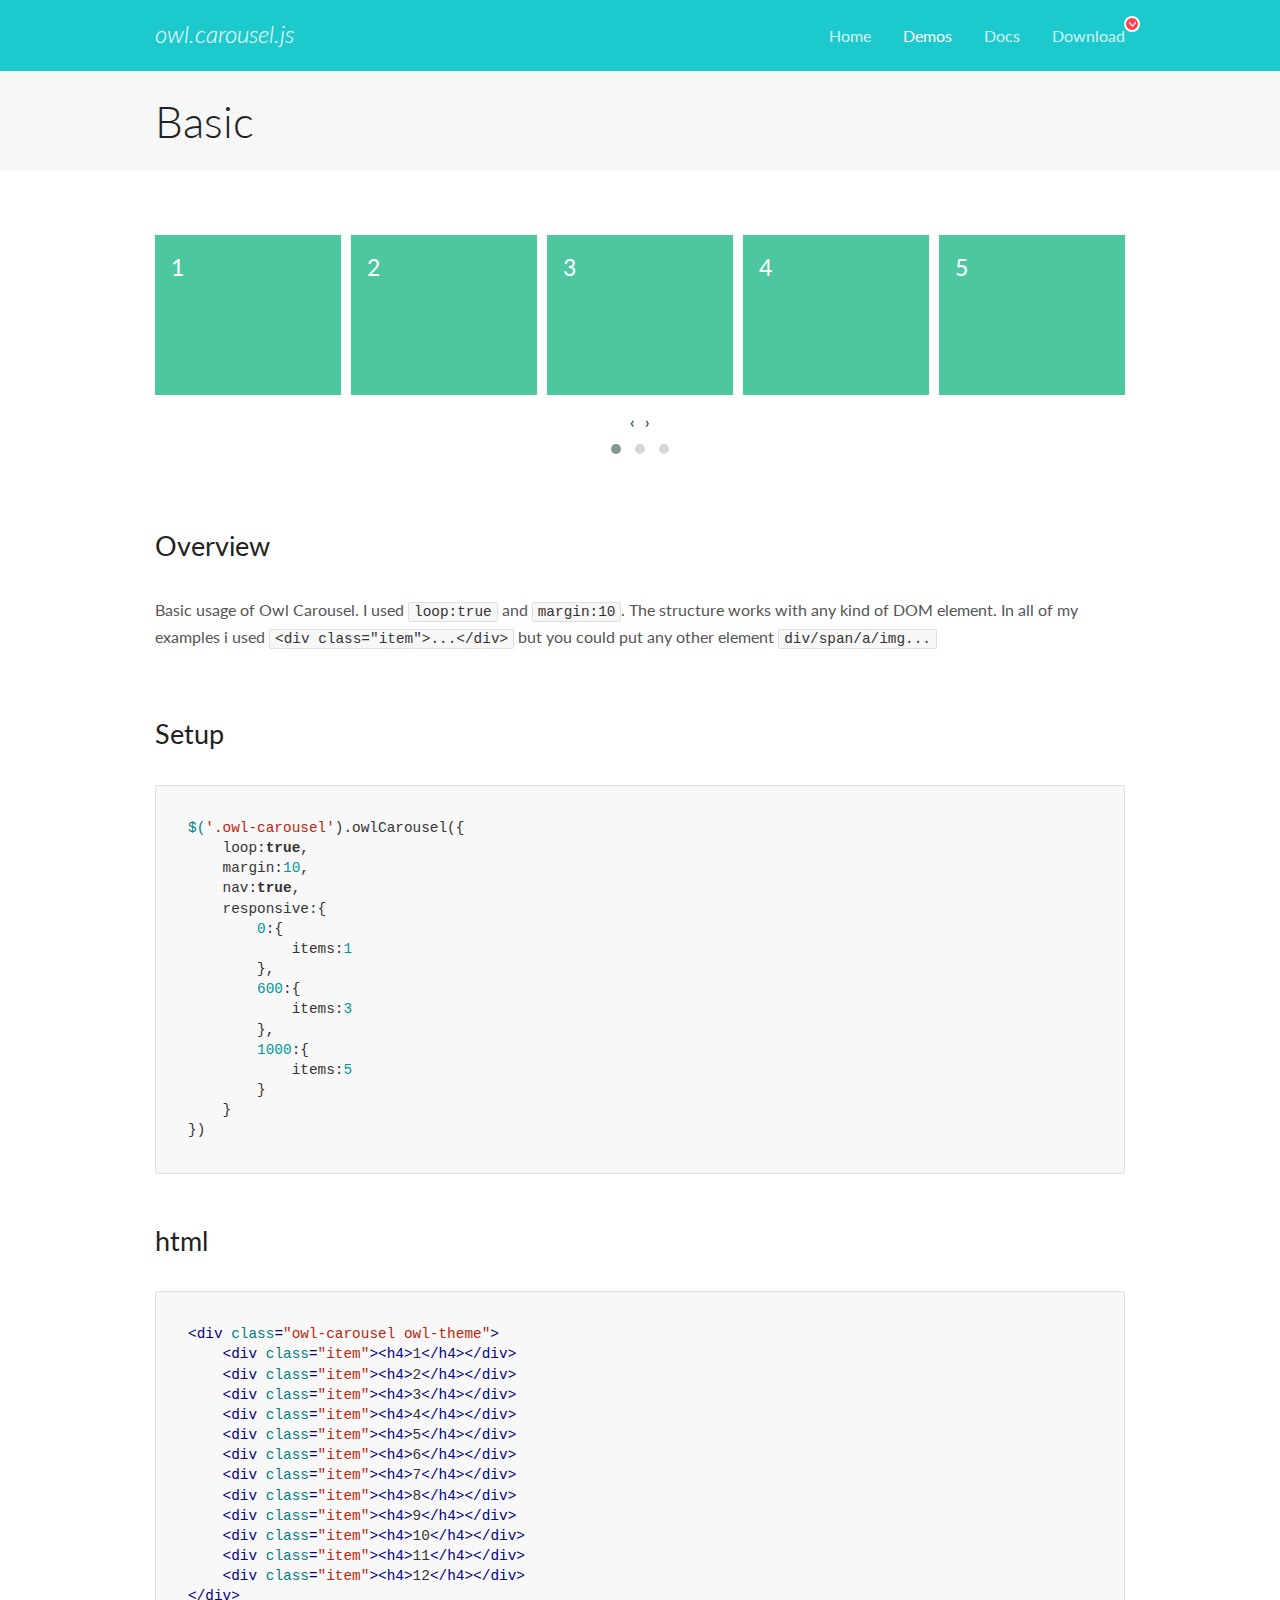
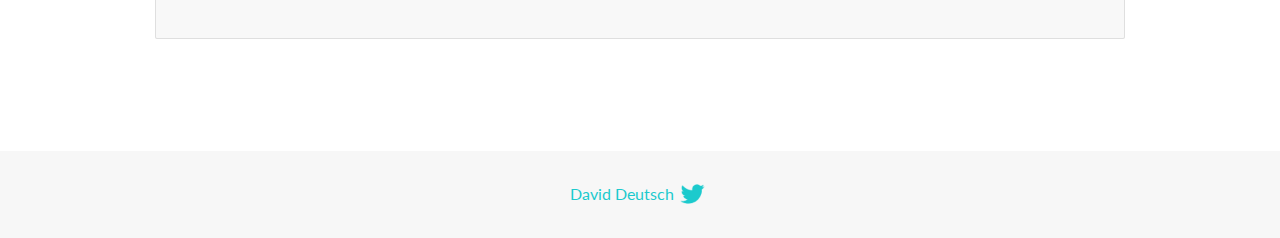
<file: library/OwlCarousel2-2.3.4/OwlCarousel2-2.3.4/docs/demos/basic.html>
<!DOCTYPE html>
<html lang="en">
  <head>

    <!-- head -->
    <meta charset="utf-8">
    <meta name="msapplication-tap-highlight" content="no" />
    <meta name="viewport" content="width=device-width, initial-scale=1.0" />
    <meta name="description" content="Basic usage demo">
    <meta name="author" content="David Deutsch">
    <title>
      Basic Demo | Owl Carousel | 2.3.4
    </title>

    <!-- Stylesheets -->
    <link href='https://fonts.googleapis.com/css?family=Lato:300,400,700,400italic,300italic' rel='stylesheet' type='text/css'>
    <link rel="stylesheet" href="../assets/css/docs.theme.min.css">

    <!-- Owl Stylesheets -->
    <link rel="stylesheet" href="../assets/owlcarousel/assets/owl.carousel.min.css">
    <link rel="stylesheet" href="../assets/owlcarousel/assets/owl.theme.default.min.css">

    <!-- HTML5 shim and Respond.js IE8 support of HTML5 elements and media queries -->

    <!--[if lt IE 9]>
      <script src="https://oss.maxcdn.com/libs/html5shiv/3.7.0/html5shiv.js"></script>
      <script src="https://oss.maxcdn.com/libs/respond.js/1.3.0/respond.min.js"></script>
    <![endif]-->

    <!-- Favicons -->
    <link rel="apple-touch-icon-precomposed" sizes="144x144" href="../assets/ico/apple-touch-icon-144-precomposed.png">
    <link rel="shortcut icon" href="../assets/ico/favicon.png">
    <link rel="shortcut icon" href="favicon.ico">

    <!-- Yeah i know js should not be in header. Its required for demos.-->

    <!-- javascript -->
    <script src="../assets/vendors/jquery.min.js"></script>
    <script src="../assets/owlcarousel/owl.carousel.js"></script>
  </head>
  <body>

    <!-- header -->
    <header class="header">
      <div class="row">
        <div class="large-12 columns">
          <div class="brand left">
            <h3>
              <a href="/OwlCarousel2/">owl.carousel.js</a> 
            </h3>
          </div>
          <a id="toggle-nav" class="right">
            <span></span> <span></span> <span></span> 
          </a> 
          <div class="nav-bar">
            <ul class="clearfix">
              <li> <a href="/OwlCarousel2/index.html">Home</a>  </li>
              <li class="active">
                <a href="/OwlCarousel2/demos/demos.html">Demos</a> 
              </li>
              <li> <a href="/OwlCarousel2/docs/started-welcome.html">Docs</a>  </li>
              <li>
                <a href="https://github.com/OwlCarousel2/OwlCarousel2/archive/2.3.4.zip">Download</a> 
                <span class="download"></span> 
              </li>
            </ul>
          </div>
        </div>
      </div>
    </header>

    <!-- title -->
    <section class="title">
      <div class="row">
        <div class="large-12 columns">
          <h1>Basic</h1>
        </div>
      </div>
    </section>

    <!--  Demos -->
    <section id="demos">
      <div class="row">
        <div class="large-12 columns">
          <div class="owl-carousel owl-theme">
            <div class="item">
              <h4>1</h4>
            </div>
            <div class="item">
              <h4>2</h4>
            </div>
            <div class="item">
              <h4>3</h4>
            </div>
            <div class="item">
              <h4>4</h4>
            </div>
            <div class="item">
              <h4>5</h4>
            </div>
            <div class="item">
              <h4>6</h4>
            </div>
            <div class="item">
              <h4>7</h4>
            </div>
            <div class="item">
              <h4>8</h4>
            </div>
            <div class="item">
              <h4>9</h4>
            </div>
            <div class="item">
              <h4>10</h4>
            </div>
            <div class="item">
              <h4>11</h4>
            </div>
            <div class="item">
              <h4>12</h4>
            </div>
          </div>
          <h3 id="overview">Overview</h3>
          <p>Basic usage of Owl Carousel. I used <code>loop:true</code> and <code>margin:10</code>. The structure works with any kind of DOM element. In all of my examples i used <code>&lt;div class=&quot;item&quot;&gt;...&lt;/div&gt;</code> but you could
            put any other element <code>div/span/a/img...</code></p>
          <h3 id="setup">Setup</h3>
          <pre><code>$(&#39;.owl-carousel&#39;).owlCarousel({
    loop:true,
    margin:10,
    nav:true,
    responsive:{
        0:{
            items:1
        },
        600:{
            items:3
        },
        1000:{
            items:5
        }
    }
})</code></pre>
          <h3 id="html">html</h3>
          <pre><code>&lt;div class=&quot;owl-carousel owl-theme&quot;&gt;
    &lt;div class=&quot;item&quot;&gt;&lt;h4&gt;1&lt;/h4&gt;&lt;/div&gt;
    &lt;div class=&quot;item&quot;&gt;&lt;h4&gt;2&lt;/h4&gt;&lt;/div&gt;
    &lt;div class=&quot;item&quot;&gt;&lt;h4&gt;3&lt;/h4&gt;&lt;/div&gt;
    &lt;div class=&quot;item&quot;&gt;&lt;h4&gt;4&lt;/h4&gt;&lt;/div&gt;
    &lt;div class=&quot;item&quot;&gt;&lt;h4&gt;5&lt;/h4&gt;&lt;/div&gt;
    &lt;div class=&quot;item&quot;&gt;&lt;h4&gt;6&lt;/h4&gt;&lt;/div&gt;
    &lt;div class=&quot;item&quot;&gt;&lt;h4&gt;7&lt;/h4&gt;&lt;/div&gt;
    &lt;div class=&quot;item&quot;&gt;&lt;h4&gt;8&lt;/h4&gt;&lt;/div&gt;
    &lt;div class=&quot;item&quot;&gt;&lt;h4&gt;9&lt;/h4&gt;&lt;/div&gt;
    &lt;div class=&quot;item&quot;&gt;&lt;h4&gt;10&lt;/h4&gt;&lt;/div&gt;
    &lt;div class=&quot;item&quot;&gt;&lt;h4&gt;11&lt;/h4&gt;&lt;/div&gt;
    &lt;div class=&quot;item&quot;&gt;&lt;h4&gt;12&lt;/h4&gt;&lt;/div&gt;
&lt;/div&gt;</code></pre>
          <script>
            $(document).ready(function() {
              var owl = $('.owl-carousel');
              owl.owlCarousel({
                margin: 10,
                nav: true,
                loop: true,
                responsive: {
                  0: {
                    items: 1
                  },
                  600: {
                    items: 3
                  },
                  1000: {
                    items: 5
                  }
                }
              })
            })
          </script>
        </div>
      </div>
    </section>

    <!-- footer -->
    <footer class="footer">
      <div class="row">
        <div class="large-12 columns">
          <h5>
            <a href="/OwlCarousel2/docs/support-contact.html">David Deutsch</a> 
            <a id="custom-tweet-button" href="https://twitter.com/share?url=https://github.com/OwlCarousel2/OwlCarousel2&text=Owl Carousel - This is so awesome! " target="_blank"></a> 
          </h5>
        </div>
      </div>
    </footer>

    <!-- vendors -->
    <script src="../assets/vendors/highlight.js"></script>
    <script src="../assets/js/app.js"></script>
  </body>
</html>
</file>
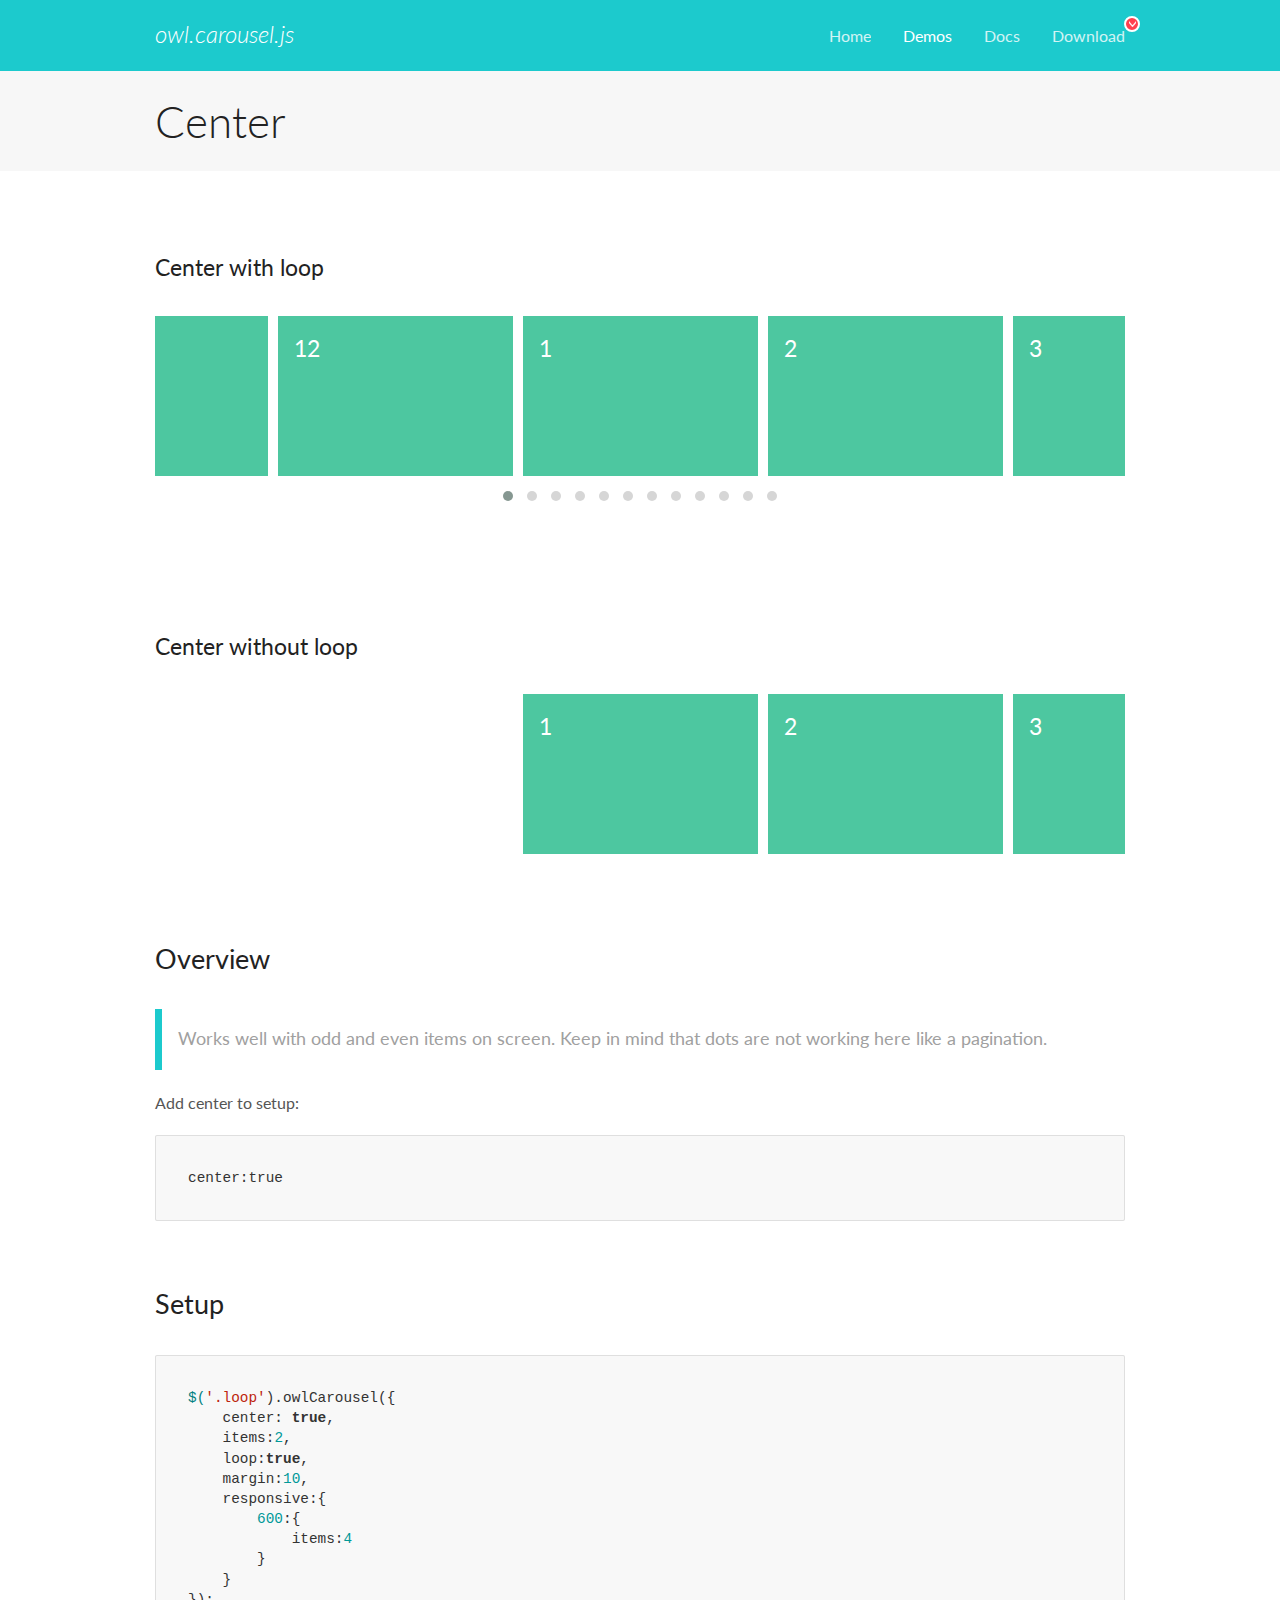
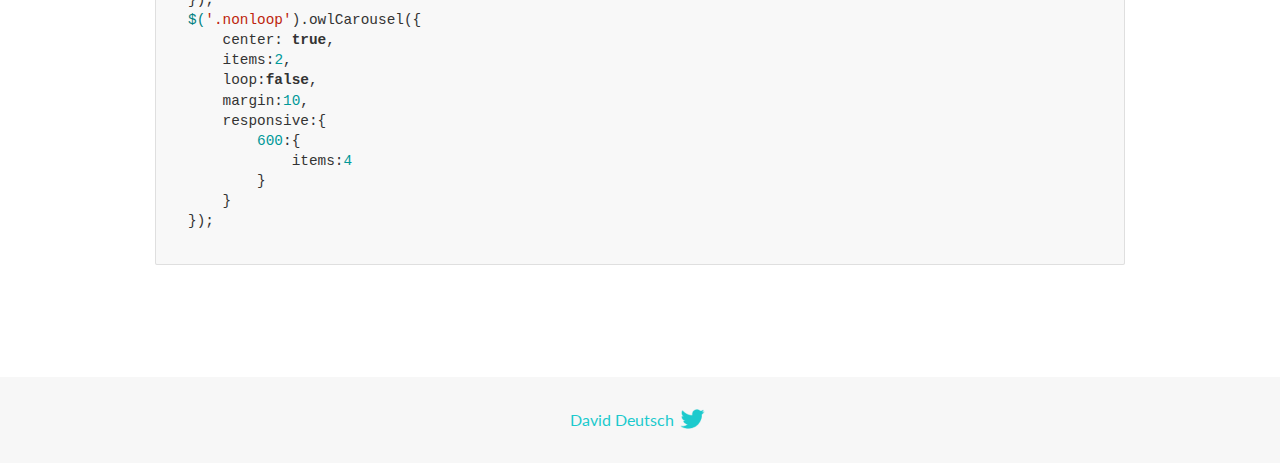
<file: library/OwlCarousel2-2.3.4/OwlCarousel2-2.3.4/docs/demos/center.html>
<!DOCTYPE html>
<html lang="en">
  <head>

    <!-- head -->
    <meta charset="utf-8">
    <meta name="msapplication-tap-highlight" content="no" />
    <meta name="viewport" content="width=device-width, initial-scale=1.0" />
    <meta name="description" content="Center carousel">
    <meta name="author" content="David Deutsch">
    <title>
      Center Demo | Owl Carousel | 2.3.4
    </title>

    <!-- Stylesheets -->
    <link href='https://fonts.googleapis.com/css?family=Lato:300,400,700,400italic,300italic' rel='stylesheet' type='text/css'>
    <link rel="stylesheet" href="../assets/css/docs.theme.min.css">

    <!-- Owl Stylesheets -->
    <link rel="stylesheet" href="../assets/owlcarousel/assets/owl.carousel.min.css">
    <link rel="stylesheet" href="../assets/owlcarousel/assets/owl.theme.default.min.css">

    <!-- HTML5 shim and Respond.js IE8 support of HTML5 elements and media queries -->

    <!--[if lt IE 9]>
      <script src="https://oss.maxcdn.com/libs/html5shiv/3.7.0/html5shiv.js"></script>
      <script src="https://oss.maxcdn.com/libs/respond.js/1.3.0/respond.min.js"></script>
    <![endif]-->

    <!-- Favicons -->
    <link rel="apple-touch-icon-precomposed" sizes="144x144" href="../assets/ico/apple-touch-icon-144-precomposed.png">
    <link rel="shortcut icon" href="../assets/ico/favicon.png">
    <link rel="shortcut icon" href="favicon.ico">

    <!-- Yeah i know js should not be in header. Its required for demos.-->

    <!-- javascript -->
    <script src="../assets/vendors/jquery.min.js"></script>
    <script src="../assets/owlcarousel/owl.carousel.js"></script>
  </head>
  <body>

    <!-- header -->
    <header class="header">
      <div class="row">
        <div class="large-12 columns">
          <div class="brand left">
            <h3>
              <a href="/OwlCarousel2/">owl.carousel.js</a> 
            </h3>
          </div>
          <a id="toggle-nav" class="right">
            <span></span> <span></span> <span></span> 
          </a> 
          <div class="nav-bar">
            <ul class="clearfix">
              <li> <a href="/OwlCarousel2/index.html">Home</a>  </li>
              <li class="active">
                <a href="/OwlCarousel2/demos/demos.html">Demos</a> 
              </li>
              <li> <a href="/OwlCarousel2/docs/started-welcome.html">Docs</a>  </li>
              <li>
                <a href="https://github.com/OwlCarousel2/OwlCarousel2/archive/2.3.4.zip">Download</a> 
                <span class="download"></span> 
              </li>
            </ul>
          </div>
        </div>
      </div>
    </header>

    <!-- title -->
    <section class="title">
      <div class="row">
        <div class="large-12 columns">
          <h1>Center</h1>
        </div>
      </div>
    </section>

    <!--  Demos -->
    <section id="demos">
      <div class="row">
        <div class="large-12 columns">
          <h4 id="center-with-loop">Center with loop</h4>
          <div class="loop owl-carousel owl-theme">
            <div class="item">
              <h4>1</h4>
            </div>
            <div class="item">
              <h4>2</h4>
            </div>
            <div class="item">
              <h4>3</h4>
            </div>
            <div class="item">
              <h4>4</h4>
            </div>
            <div class="item">
              <h4>5</h4>
            </div>
            <div class="item">
              <h4>6</h4>
            </div>
            <div class="item">
              <h4>7</h4>
            </div>
            <div class="item">
              <h4>8</h4>
            </div>
            <div class="item">
              <h4>9</h4>
            </div>
            <div class="item">
              <h4>10</h4>
            </div>
            <div class="item">
              <h4>11</h4>
            </div>
            <div class="item">
              <h4>12</h4>
            </div>
          </div>
          <br>
          <h4 id="center-without-loop">Center without loop</h4>
          <div class="nonloop owl-carousel">
            <div class="item">
              <h4>1</h4>
            </div>
            <div class="item">
              <h4>2</h4>
            </div>
            <div class="item">
              <h4>3</h4>
            </div>
            <div class="item">
              <h4>4</h4>
            </div>
            <div class="item">
              <h4>5</h4>
            </div>
            <div class="item">
              <h4>6</h4>
            </div>
            <div class="item">
              <h4>7</h4>
            </div>
            <div class="item">
              <h4>8</h4>
            </div>
            <div class="item">
              <h4>9</h4>
            </div>
            <div class="item">
              <h4>10</h4>
            </div>
            <div class="item">
              <h4>11</h4>
            </div>
            <div class="item">
              <h4>12</h4>
            </div>
          </div>
          <h3 id="overview">Overview</h3>
          <blockquote>
            <p>Works well with odd and even items on screen. Keep in mind that dots are not working here like a pagination.</p>
          </blockquote>
          <p>Add center to setup:</p>
          <pre><code>center:true</code></pre>
          <h3 id="setup">Setup</h3>
          <pre><code>$(&#39;.loop&#39;).owlCarousel({
    center: true,
    items:2,
    loop:true,
    margin:10,
    responsive:{
        600:{
            items:4
        }
    }
});
$(&#39;.nonloop&#39;).owlCarousel({
    center: true,
    items:2,
    loop:false,
    margin:10,
    responsive:{
        600:{
            items:4
        }
    }
});</code></pre>
          <script>
            jQuery(document).ready(function($) {
              $('.loop').owlCarousel({
                center: true,
                items: 2,
                loop: true,
                margin: 10,
                responsive: {
                  600: {
                    items: 4
                  }
                }
              });
              $('.nonloop').owlCarousel({
                center: true,
                items: 2,
                loop: false,
                margin: 10,
                responsive: {
                  600: {
                    items: 4
                  }
                }
              });
            });
          </script>
        </div>
      </div>
    </section>

    <!-- footer -->
    <footer class="footer">
      <div class="row">
        <div class="large-12 columns">
          <h5>
            <a href="/OwlCarousel2/docs/support-contact.html">David Deutsch</a> 
            <a id="custom-tweet-button" href="https://twitter.com/share?url=https://github.com/OwlCarousel2/OwlCarousel2&text=Owl Carousel - This is so awesome! " target="_blank"></a> 
          </h5>
        </div>
      </div>
    </footer>

    <!-- vendors -->
    <script src="../assets/vendors/highlight.js"></script>
    <script src="../assets/js/app.js"></script>
  </body>
</html>
</file>
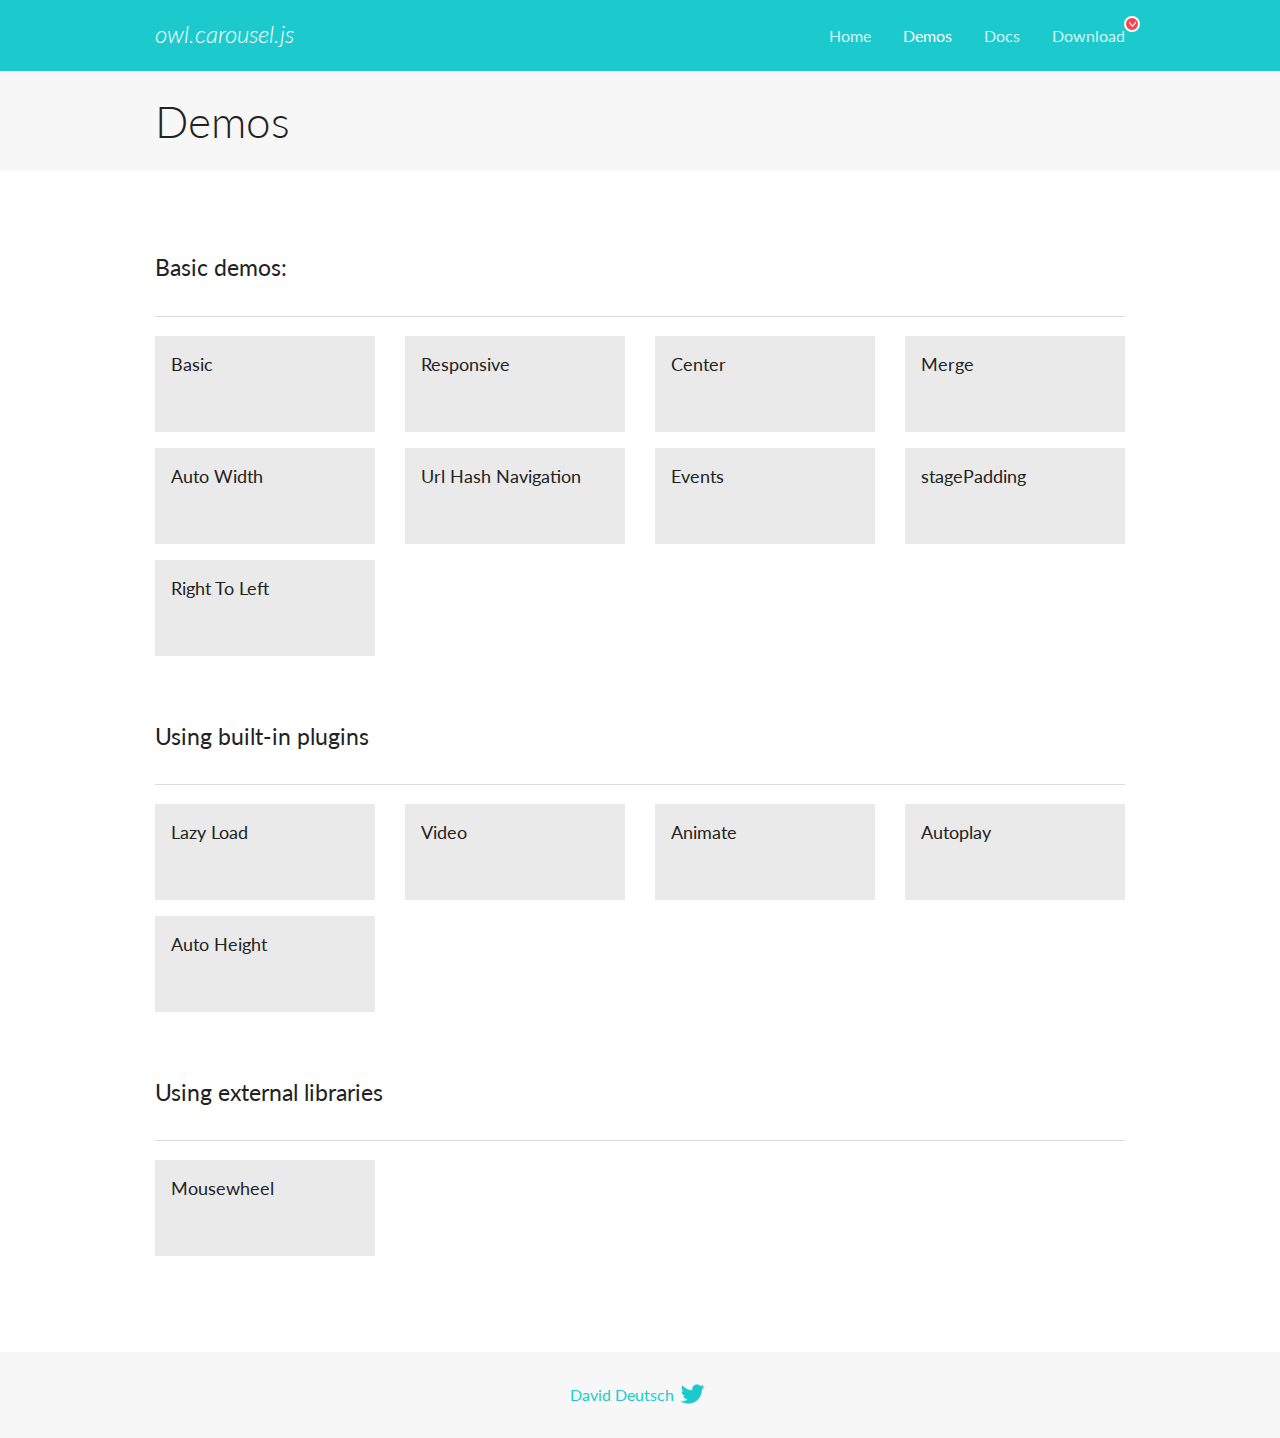
<file: library/OwlCarousel2-2.3.4/OwlCarousel2-2.3.4/docs/demos/demos.html>
<!DOCTYPE html>
<html lang="en">
  <head>

    <!-- head -->
    <meta charset="utf-8">
    <meta name="msapplication-tap-highlight" content="no" />
    <meta name="viewport" content="width=device-width, initial-scale=1.0" />
    <meta name="description" content="A list of Owl Carousel examples.">
    <meta name="author" content="David Deutsch">
    <title>
      Demos | Owl Carousel | 2.3.4
    </title>

    <!-- Stylesheets -->
    <link href='https://fonts.googleapis.com/css?family=Lato:300,400,700,400italic,300italic' rel='stylesheet' type='text/css'>
    <link rel="stylesheet" href="../assets/css/docs.theme.min.css">

    <!-- Owl Stylesheets -->
    <link rel="stylesheet" href="../assets/owlcarousel/assets/owl.carousel.min.css">
    <link rel="stylesheet" href="../assets/owlcarousel/assets/owl.theme.default.min.css">

    <!-- HTML5 shim and Respond.js IE8 support of HTML5 elements and media queries -->

    <!--[if lt IE 9]>
      <script src="https://oss.maxcdn.com/libs/html5shiv/3.7.0/html5shiv.js"></script>
      <script src="https://oss.maxcdn.com/libs/respond.js/1.3.0/respond.min.js"></script>
    <![endif]-->

    <!-- Favicons -->
    <link rel="apple-touch-icon-precomposed" sizes="144x144" href="../assets/ico/apple-touch-icon-144-precomposed.png">
    <link rel="shortcut icon" href="../assets/ico/favicon.png">
    <link rel="shortcut icon" href="favicon.ico">

    <!-- Yeah i know js should not be in header. Its required for demos.-->

    <!-- javascript -->
    <script src="../assets/vendors/jquery.min.js"></script>
    <script src="../assets/owlcarousel/owl.carousel.js"></script>
  </head>
  <body>

    <!-- header -->
    <header class="header">
      <div class="row">
        <div class="large-12 columns">
          <div class="brand left">
            <h3>
              <a href="/OwlCarousel2/">owl.carousel.js</a> 
            </h3>
          </div>
          <a id="toggle-nav" class="right">
            <span></span> <span></span> <span></span> 
          </a> 
          <div class="nav-bar">
            <ul class="clearfix">
              <li> <a href="/OwlCarousel2/index.html">Home</a>  </li>
              <li class="active">
                <a href="/OwlCarousel2/demos/demos.html">Demos</a> 
              </li>
              <li> <a href="/OwlCarousel2/docs/started-welcome.html">Docs</a>  </li>
              <li>
                <a href="https://github.com/OwlCarousel2/OwlCarousel2/archive/2.3.4.zip">Download</a> 
                <span class="download"></span> 
              </li>
            </ul>
          </div>
        </div>
      </div>
    </header>

    <!-- title -->
    <section class="title">
      <div class="row">
        <div class="large-12 columns">
          <h1>Demos</h1>
        </div>
      </div>
    </section>

    <!--  Demos -->
    <section id="demos">
      <div class="row">
        <div class="large-12 columns">
          <h4 id="basic-demos-">Basic demos:</h4>
          <hr>
          <div class="demo-list">
            <div class="row">
              <div class="small-6 medium-4 large-3 columns">
                <a href="basic.html" class="demo-block">
                  <h5>Basic </h5>
                </a> 
              </div>
              <div class="small-6 medium-4 large-3 columns">
                <a href="responsive.html" class="demo-block">
                  <h5>Responsive </h5>
                </a> 
              </div>
              <div class="small-6 medium-4 large-3 columns">
                <a href="center.html" class="demo-block">
                  <h5>Center </h5>
                </a> 
              </div>
              <div class="small-6 medium-4 large-3 columns">
                <a href="merge.html" class="demo-block">
                  <h5>Merge </h5>
                </a> 
              </div>
              <div class="small-6 medium-4 large-3 columns">
                <a href="autowidth.html" class="demo-block">
                  <h5>Auto Width </h5>
                </a> 
              </div>
              <div class="small-6 medium-4 large-3 columns">
                <a href="urlhashnav.html" class="demo-block">
                  <h5>Url Hash Navigation </h5>
                </a> 
              </div>
              <div class="small-6 medium-4 large-3 columns">
                <a href="events.html" class="demo-block">
                  <h5>Events </h5>
                </a> 
              </div>
              <div class="small-6 medium-4 large-3 columns">
                <a href="stagepadding.html" class="demo-block">
                  <h5>stagePadding </h5>
                </a> 
              </div>
              <div class="small-6 medium-4 large-3 columns">
                <a href="rtl.html" class="demo-block">
                  <h5>Right To Left </h5>
                </a> 
              </div>
            </div>
          </div>
          <h4 id="using-built-in-plugins">Using built-in plugins</h4>
          <hr>
          <div class="demo-list">
            <div class="row">
              <div class="small-6 medium-4 large-3 columns">
                <a href="lazyLoad.html" class="demo-block">
                  <h5>Lazy Load </h5>
                </a> 
              </div>
              <div class="small-6 medium-4 large-3 columns">
                <a href="video.html" class="demo-block">
                  <h5>Video </h5>
                </a> 
              </div>
              <div class="small-6 medium-4 large-3 columns">
                <a href="animate.html" class="demo-block">
                  <h5>Animate </h5>
                </a> 
              </div>
              <div class="small-6 medium-4 large-3 columns">
                <a href="autoplay.html" class="demo-block">
                  <h5>Autoplay </h5>
                </a> 
              </div>
              <div class="small-6 medium-4 large-3 columns">
                <a href="autoheight.html" class="demo-block">
                  <h5>Auto Height </h5>
                </a> 
              </div>
            </div>
          </div>
          <h4 id="using-external-libraries">Using external libraries</h4>
          <hr>
          <div class="demo-list">
            <div class="row">
              <div class="small-6 medium-4 large-3 columns">
                <a href="mousewheel.html" class="demo-block">
                  <h5>Mousewheel </h5>
                </a> 
              </div>
            </div>
          </div>
        </div>
      </div>
    </section>

    <!-- footer -->
    <footer class="footer">
      <div class="row">
        <div class="large-12 columns">
          <h5>
            <a href="/OwlCarousel2/docs/support-contact.html">David Deutsch</a> 
            <a id="custom-tweet-button" href="https://twitter.com/share?url=https://github.com/OwlCarousel2/OwlCarousel2&text=Owl Carousel - This is so awesome! " target="_blank"></a> 
          </h5>
        </div>
      </div>
    </footer>

    <!-- vendors -->
    <script src="../assets/vendors/highlight.js"></script>
    <script src="../assets/js/app.js"></script>
  </body>
</html>
</file>
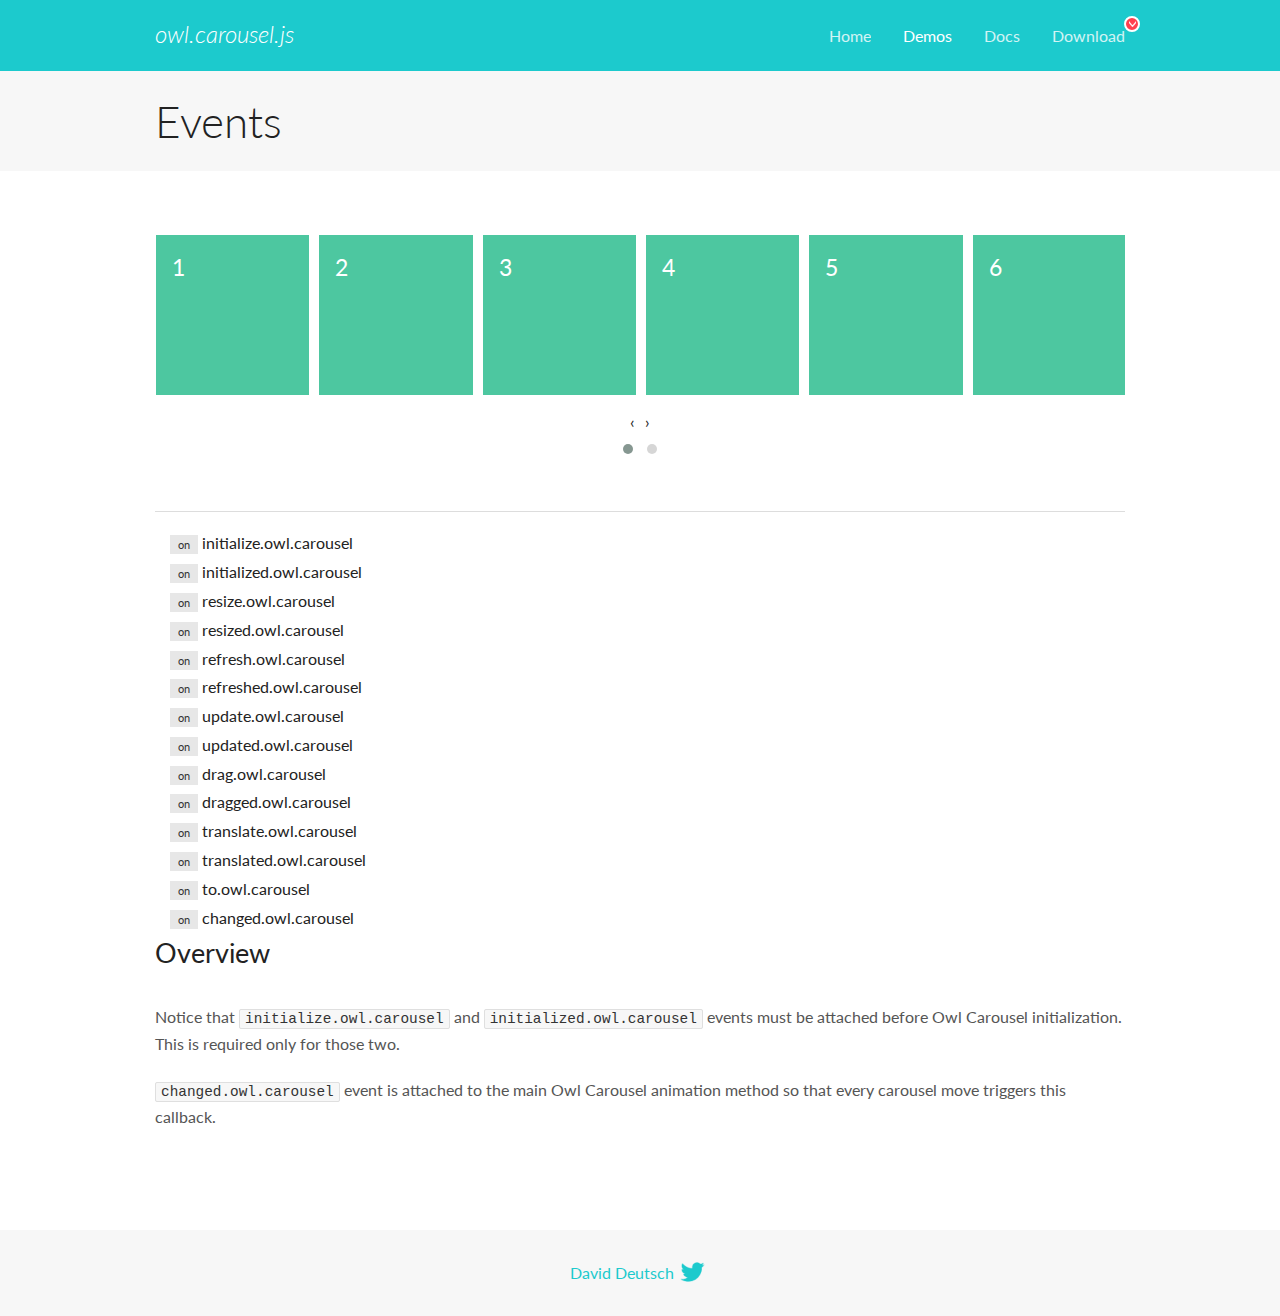
<file: library/OwlCarousel2-2.3.4/OwlCarousel2-2.3.4/docs/demos/events.html>
<!DOCTYPE html>
<html lang="en">
  <head>

    <!-- head -->
    <meta charset="utf-8">
    <meta name="msapplication-tap-highlight" content="no" />
    <meta name="viewport" content="width=device-width, initial-scale=1.0" />
    <meta name="description" content="Events usage demo">
    <meta name="author" content="David Deutsch">
    <title>
      Events Demo | Owl Carousel | 2.3.4
    </title>

    <!-- Stylesheets -->
    <link href='https://fonts.googleapis.com/css?family=Lato:300,400,700,400italic,300italic' rel='stylesheet' type='text/css'>
    <link rel="stylesheet" href="../assets/css/docs.theme.min.css">

    <!-- Owl Stylesheets -->
    <link rel="stylesheet" href="../assets/owlcarousel/assets/owl.carousel.min.css">
    <link rel="stylesheet" href="../assets/owlcarousel/assets/owl.theme.default.min.css">

    <!-- HTML5 shim and Respond.js IE8 support of HTML5 elements and media queries -->

    <!--[if lt IE 9]>
      <script src="https://oss.maxcdn.com/libs/html5shiv/3.7.0/html5shiv.js"></script>
      <script src="https://oss.maxcdn.com/libs/respond.js/1.3.0/respond.min.js"></script>
    <![endif]-->

    <!-- Favicons -->
    <link rel="apple-touch-icon-precomposed" sizes="144x144" href="../assets/ico/apple-touch-icon-144-precomposed.png">
    <link rel="shortcut icon" href="../assets/ico/favicon.png">
    <link rel="shortcut icon" href="favicon.ico">

    <!-- Yeah i know js should not be in header. Its required for demos.-->

    <!-- javascript -->
    <script src="../assets/vendors/jquery.min.js"></script>
    <script src="../assets/owlcarousel/owl.carousel.js"></script>
  </head>
  <body>

    <!-- header -->
    <header class="header">
      <div class="row">
        <div class="large-12 columns">
          <div class="brand left">
            <h3>
              <a href="/OwlCarousel2/">owl.carousel.js</a> 
            </h3>
          </div>
          <a id="toggle-nav" class="right">
            <span></span> <span></span> <span></span> 
          </a> 
          <div class="nav-bar">
            <ul class="clearfix">
              <li> <a href="/OwlCarousel2/index.html">Home</a>  </li>
              <li class="active">
                <a href="/OwlCarousel2/demos/demos.html">Demos</a> 
              </li>
              <li> <a href="/OwlCarousel2/docs/started-welcome.html">Docs</a>  </li>
              <li>
                <a href="https://github.com/OwlCarousel2/OwlCarousel2/archive/2.3.4.zip">Download</a> 
                <span class="download"></span> 
              </li>
            </ul>
          </div>
        </div>
      </div>
    </header>

    <!-- title -->
    <section class="title">
      <div class="row">
        <div class="large-12 columns">
          <h1>Events</h1>
        </div>
      </div>
    </section>

    <!--  Demos -->
    <section id="demos">
      <div class="row">
        <div class="large-12 columns">
          <div class="owl-carousel owl-theme">
            <div class="item">
              <h4>1</h4>
            </div>
            <div class="item">
              <h4>2</h4>
            </div>
            <div class="item">
              <h4>3</h4>
            </div>
            <div class="item">
              <h4>4</h4>
            </div>
            <div class="item">
              <h4>5</h4>
            </div>
            <div class="item">
              <h4>6</h4>
            </div>
            <div class="item">
              <h4>7</h4>
            </div>
            <div class="item">
              <h4>8</h4>
            </div>
            <div class="item">
              <h4>9</h4>
            </div>
            <div class="item">
              <h4>10</h4>
            </div>
            <div class="item">
              <h4>11</h4>
            </div>
            <div class="item">
              <h4>12</h4>
            </div>
          </div>
          <hr>
          <div class="large-12 columns callbacks">
            <div><span class="label secondary initialize">on</span>  initialize.owl.carousel </div>
            <div><span class="label secondary initialized">on</span>  initialized.owl.carousel </div>
            <div><span class="label secondary resize">on</span>  resize.owl.carousel </div>
            <div><span class="label secondary resized">on</span>  resized.owl.carousel </div>
            <div><span class="label secondary refresh">on</span>  refresh.owl.carousel </div>
            <div><span class="label secondary refreshed">on</span>  refreshed.owl.carousel </div>
            <div><span class="label secondary update">on</span>  update.owl.carousel </div>
            <div><span class="label secondary updated">on</span>  updated.owl.carousel </div>
            <div><span class="label secondary drag">on</span>  drag.owl.carousel </div>
            <div><span class="label secondary dragged">on</span>  dragged.owl.carousel </div>
            <div><span class="label secondary translate">on</span>  translate.owl.carousel </div>
            <div><span class="label secondary translated">on</span>  translated.owl.carousel </div>
            <div><span class="label secondary to">on</span>  to.owl.carousel </div>
            <div><span class="label secondary changed">on</span>  changed.owl.carousel </div>
          </div>
          <h3 id="overview">Overview</h3>
          <p>Notice that <code>initialize.owl.carousel</code> and <code>initialized.owl.carousel</code> events must be attached before Owl Carousel initialization. This is required only for those two.</p>
          <p><code>changed.owl.carousel</code> event is attached to the main Owl Carousel animation method so that every carousel move triggers this callback.</p>
          <script>
            jQuery(document).ready(function($) {
              var owl = $('.owl-carousel');
              owl.on('initialize.owl.carousel initialized.owl.carousel ' +
                'initialize.owl.carousel initialize.owl.carousel ' +
                'resize.owl.carousel resized.owl.carousel ' +
                'refresh.owl.carousel refreshed.owl.carousel ' +
                'update.owl.carousel updated.owl.carousel ' +
                'drag.owl.carousel dragged.owl.carousel ' +
                'translate.owl.carousel translated.owl.carousel ' +
                'to.owl.carousel changed.owl.carousel',
                function(e) {
                  $('.' + e.type)
                    .removeClass('secondary')
                    .addClass('success');
                  window.setTimeout(function() {
                    $('.' + e.type)
                      .removeClass('success')
                      .addClass('secondary');
                  }, 500);
                });
              owl.owlCarousel({
                loop: true,
                nav: true,
                lazyLoad: true,
                margin: 10,
                video: true,
                responsive: {
                  0: {
                    items: 1
                  },
                  600: {
                    items: 3
                  },
                  960: {
                    items: 5,
                  },
                  1200: {
                    items: 6
                  }
                }
              });
            });
          </script>
        </div>
      </div>
    </section>

    <!-- footer -->
    <footer class="footer">
      <div class="row">
        <div class="large-12 columns">
          <h5>
            <a href="/OwlCarousel2/docs/support-contact.html">David Deutsch</a> 
            <a id="custom-tweet-button" href="https://twitter.com/share?url=https://github.com/OwlCarousel2/OwlCarousel2&text=Owl Carousel - This is so awesome! " target="_blank"></a> 
          </h5>
        </div>
      </div>
    </footer>

    <!-- vendors -->
    <script src="../assets/vendors/highlight.js"></script>
    <script src="../assets/js/app.js"></script>
  </body>
</html>
</file>
<file: assets/fonts/themify-icons-font/themify-icons/demo-files/demo.css>
body {
	font: normal 1em/1.5em Arial, Helvetica, sans-serif;
	max-width: 90%;
	margin: 30px auto 0;
}
h1, h3 {
	font-weight: normal;
}
h3 {
	font-size: 1.4;
	text-transform: uppercase;
	letter-spacing: 1px;
}

.icon-section {
	margin: 0 0 3em;
	clear: both;
	overflow: hidden;
}
.icon-container {
	width: 240px; 
	padding: .7em 0;
	float: left; 
	position: relative;
	text-align: left;
}
.icon-container [class^="ti-"], 
.icon-container [class*=" ti-"] {
	color: #000;
	position: absolute;
	margin-top: 3px;
	transition: .3s;
}
.icon-container:hover [class^="ti-"],
.icon-container:hover [class*=" ti-"] {
	font-size: 2.2em;
	margin-top: -5px;
}
.icon-container:hover .icon-name {
	color: #000;
}
.icon-name {
	color: #aaa;
	margin-left: 35px;
	font-size: .8em;
	transition: .3s;
}
.icon-container:hover .icon-name {
	margin-left: 45px;
}
</file>
<file: assets/fonts/themify-icons-font/themify-icons/themify-icons.css>
@font-face {
	font-family: 'themify';
	src:url('fonts/themify.eot?-fvbane');
	src:url('fonts/themify.eot?#iefix-fvbane') format('embedded-opentype'),
		url('fonts/themify.woff?-fvbane') format('woff'),
		url('fonts/themify.ttf?-fvbane') format('truetype'),
		url('fonts/themify.svg?-fvbane#themify') format('svg');
	font-weight: normal;
	font-style: normal;
}

[class^="ti-"], [class*=" ti-"] {
	font-family: 'themify';
	speak: none;
	font-style: normal;
	font-weight: normal;
	font-variant: normal;
	text-transform: none;
	line-height: 1;

	/* Better Font Rendering =========== */
	-webkit-font-smoothing: antialiased;
	-moz-osx-font-smoothing: grayscale;
}

.ti-wand:before {
	content: "\e600";
}
.ti-volume:before {
	content: "\e601";
}
.ti-user:before {
	content: "\e602";
}
.ti-unlock:before {
	content: "\e603";
}
.ti-unlink:before {
	content: "\e604";
}
.ti-trash:before {
	content: "\e605";
}
.ti-thought:before {
	content: "\e606";
}
.ti-target:before {
	content: "\e607";
}
.ti-tag:before {
	content: "\e608";
}
.ti-tablet:before {
	content: "\e609";
}
.ti-star:before {
	content: "\e60a";
}
.ti-spray:before {
	content: "\e60b";
}
.ti-signal:before {
	content: "\e60c";
}
.ti-shopping-cart:before {
	content: "\e60d";
}
.ti-shopping-cart-full:before {
	content: "\e60e";
}
.ti-settings:before {
	content: "\e60f";
}
.ti-search:before {
	content: "\e610";
}
.ti-zoom-in:before {
	content: "\e611";
}
.ti-zoom-out:before {
	content: "\e612";
}
.ti-cut:before {
	content: "\e613";
}
.ti-ruler:before {
	content: "\e614";
}
.ti-ruler-pencil:before {
	content: "\e615";
}
.ti-ruler-alt:before {
	content: "\e616";
}
.ti-bookmark:before {
	content: "\e617";
}
.ti-bookmark-alt:before {
	content: "\e618";
}
.ti-reload:before {
	content: "\e619";
}
.ti-plus:before {
	content: "\e61a";
}
.ti-pin:before {
	content: "\e61b";
}
.ti-pencil:before {
	content: "\e61c";
}
.ti-pencil-alt:before {
	content: "\e61d";
}
.ti-paint-roller:before {
	content: "\e61e";
}
.ti-paint-bucket:before {
	content: "\e61f";
}
.ti-na:before {
	content: "\e620";
}
.ti-mobile:before {
	content: "\e621";
}
.ti-minus:before {
	content: "\e622";
}
.ti-medall:before {
	content: "\e623";
}
.ti-medall-alt:before {
	content: "\e624";
}
.ti-marker:before {
	content: "\e625";
}
.ti-marker-alt:before {
	content: "\e626";
}
.ti-arrow-up:before {
	content: "\e627";
}
.ti-arrow-right:before {
	content: "\e628";
}
.ti-arrow-left:before {
	content: "\e629";
}
.ti-arrow-down:before {
	content: "\e62a";
}
.ti-lock:before {
	content: "\e62b";
}
.ti-location-arrow:before {
	content: "\e62c";
}
.ti-link:before {
	content: "\e62d";
}
.ti-layout:before {
	content: "\e62e";
}
.ti-layers:before {
	content: "\e62f";
}
.ti-layers-alt:before {
	content: "\e630";
}
.ti-key:before {
	content: "\e631";
}
.ti-import:before {
	content: "\e632";
}
.ti-image:before {
	content: "\e633";
}
.ti-heart:before {
	content: "\e634";
}
.ti-heart-broken:before {
	content: "\e635";
}
.ti-hand-stop:before {
	content: "\e636";
}
.ti-hand-open:before {
	content: "\e637";
}
.ti-hand-drag:before {
	content: "\e638";
}
.ti-folder:before {
	content: "\e639";
}
.ti-flag:before {
	content: "\e63a";
}
.ti-flag-alt:before {
	content: "\e63b";
}
.ti-flag-alt-2:before {
	content: "\e63c";
}
.ti-eye:before {
	content: "\e63d";
}
.ti-export:before {
	content: "\e63e";
}
.ti-exchange-vertical:before {
	content: "\e63f";
}
.ti-desktop:before {
	content: "\e640";
}
.ti-cup:before {
	content: "\e641";
}
.ti-crown:before {
	content: "\e642";
}
.ti-comments:before {
	content: "\e643";
}
.ti-comment:before {
	content: "\e644";
}
.ti-comment-alt:before {
	content: "\e645";
}
.ti-close:before {
	content: "\e646";
}
.ti-clip:before {
	content: "\e647";
}
.ti-angle-up:before {
	content: "\e648";
}
.ti-angle-right:before {
	content: "\e649";
}
.ti-angle-left:before {
	content: "\e64a";
}
.ti-angle-down:before {
	content: "\e64b";
}
.ti-check:before {
	content: "\e64c";
}
.ti-check-box:before {
	content: "\e64d";
}
.ti-camera:before {
	content: "\e64e";
}
.ti-announcement:before {
	content: "\e64f";
}
.ti-brush:before {
	content: "\e650";
}
.ti-briefcase:before {
	content: "\e651";
}
.ti-bolt:before {
	content: "\e652";
}
.ti-bolt-alt:before {
	content: "\e653";
}
.ti-blackboard:before {
	content: "\e654";
}
.ti-bag:before {
	content: "\e655";
}
.ti-move:before {
	content: "\e656";
}
.ti-arrows-vertical:before {
	content: "\e657";
}
.ti-arrows-horizontal:before {
	content: "\e658";
}
.ti-fullscreen:before {
	content: "\e659";
}
.ti-arrow-top-right:before {
	content: "\e65a";
}
.ti-arrow-top-left:before {
	content: "\e65b";
}
.ti-arrow-circle-up:before {
	content: "\e65c";
}
.ti-arrow-circle-right:before {
	content: "\e65d";
}
.ti-arrow-circle-left:before {
	content: "\e65e";
}
.ti-arrow-circle-down:before {
	content: "\e65f";
}
.ti-angle-double-up:before {
	content: "\e660";
}
.ti-angle-double-right:before {
	content: "\e661";
}
.ti-angle-double-left:before {
	content: "\e662";
}
.ti-angle-double-down:before {
	content: "\e663";
}
.ti-zip:before {
	content: "\e664";
}
.ti-world:before {
	content: "\e665";
}
.ti-wheelchair:before {
	content: "\e666";
}
.ti-view-list:before {
	content: "\e667";
}
.ti-view-list-alt:before {
	content: "\e668";
}
.ti-view-grid:before {
	content: "\e669";
}
.ti-uppercase:before {
	content: "\e66a";
}
.ti-upload:before {
	content: "\e66b";
}
.ti-underline:before {
	content: "\e66c";
}
.ti-truck:before {
	content: "\e66d";
}
.ti-timer:before {
	content: "\e66e";
}
.ti-ticket:before {
	content: "\e66f";
}
.ti-thumb-up:before {
	content: "\e670";
}
.ti-thumb-down:before {
	content: "\e671";
}
.ti-text:before {
	content: "\e672";
}
.ti-stats-up:before {
	content: "\e673";
}
.ti-stats-down:before {
	content: "\e674";
}
.ti-split-v:before {
	content: "\e675";
}
.ti-split-h:before {
	content: "\e676";
}
.ti-smallcap:before {
	content: "\e677";
}
.ti-shine:before {
	content: "\e678";
}
.ti-shift-right:before {
	content: "\e679";
}
.ti-shift-left:before {
	content: "\e67a";
}
.ti-shield:before {
	content: "\e67b";
}
.ti-notepad:before {
	content: "\e67c";
}
.ti-server:before {
	content: "\e67d";
}
.ti-quote-right:before {
	content: "\e67e";
}
.ti-quote-left:before {
	content: "\e67f";
}
.ti-pulse:before {
	content: "\e680";
}
.ti-printer:before {
	content: "\e681";
}
.ti-power-off:before {
	content: "\e682";
}
.ti-plug:before {
	content: "\e683";
}
.ti-pie-chart:before {
	content: "\e684";
}
.ti-paragraph:before {
	content: "\e685";
}
.ti-panel:before {
	content: "\e686";
}
.ti-package:before {
	content: "\e687";
}
.ti-music:before {
	content: "\e688";
}
.ti-music-alt:before {
	content: "\e689";
}
.ti-mouse:before {
	content: "\e68a";
}
.ti-mouse-alt:before {
	content: "\e68b";
}
.ti-money:before {
	content: "\e68c";
}
.ti-microphone:before {
	content: "\e68d";
}
.ti-menu:before {
	content: "\e68e";
}
.ti-menu-alt:before {
	content: "\e68f";
}
.ti-map:before {
	content: "\e690";
}
.ti-map-alt:before {
	content: "\e691";
}
.ti-loop:before {
	content: "\e692";
}
.ti-location-pin:before {
	content: "\e693";
}
.ti-list:before {
	content: "\e694";
}
.ti-light-bulb:before {
	content: "\e695";
}
.ti-Italic:before {
	content: "\e696";
}
.ti-info:before {
	content: "\e697";
}
.ti-infinite:before {
	content: "\e698";
}
.ti-id-badge:before {
	content: "\e699";
}
.ti-hummer:before {
	content: "\e69a";
}
.ti-home:before {
	content: "\e69b";
}
.ti-help:before {
	content: "\e69c";
}
.ti-headphone:before {
	content: "\e69d";
}
.ti-harddrives:before {
	content: "\e69e";
}
.ti-harddrive:before {
	content: "\e69f";
}
.ti-gift:before {
	content: "\e6a0";
}
.ti-game:before {
	content: "\e6a1";
}
.ti-filter:before {
	content: "\e6a2";
}
.ti-files:before {
	content: "\e6a3";
}
.ti-file:before {
	content: "\e6a4";
}
.ti-eraser:before {
	content: "\e6a5";
}
.ti-envelope:before {
	content: "\e6a6";
}
.ti-download:before {
	content: "\e6a7";
}
.ti-direction:before {
	content: "\e6a8";
}
.ti-direction-alt:before {
	content: "\e6a9";
}
.ti-dashboard:before {
	content: "\e6aa";
}
.ti-control-stop:before {
	content: "\e6ab";
}
.ti-control-shuffle:before {
	content: "\e6ac";
}
.ti-control-play:before {
	content: "\e6ad";
}
.ti-control-pause:before {
	content: "\e6ae";
}
.ti-control-forward:before {
	content: "\e6af";
}
.ti-control-backward:before {
	content: "\e6b0";
}
.ti-cloud:before {
	content: "\e6b1";
}
.ti-cloud-up:before {
	content: "\e6b2";
}
.ti-cloud-down:before {
	content: "\e6b3";
}
.ti-clipboard:before {
	content: "\e6b4";
}
.ti-car:before {
	content: "\e6b5";
}
.ti-calendar:before {
	content: "\e6b6";
}
.ti-book:before {
	content: "\e6b7";
}
.ti-bell:before {
	content: "\e6b8";
}
.ti-basketball:before {
	content: "\e6b9";
}
.ti-bar-chart:before {
	content: "\e6ba";
}
.ti-bar-chart-alt:before {
	content: "\e6bb";
}
.ti-back-right:before {
	content: "\e6bc";
}
.ti-back-left:before {
	content: "\e6bd";
}
.ti-arrows-corner:before {
	content: "\e6be";
}
.ti-archive:before {
	content: "\e6bf";
}
.ti-anchor:before {
	content: "\e6c0";
}
.ti-align-right:before {
	content: "\e6c1";
}
.ti-align-left:before {
	content: "\e6c2";
}
.ti-align-justify:before {
	content: "\e6c3";
}
.ti-align-center:before {
	content: "\e6c4";
}
.ti-alert:before {
	content: "\e6c5";
}
.ti-alarm-clock:before {
	content: "\e6c6";
}
.ti-agenda:before {
	content: "\e6c7";
}
.ti-write:before {
	content: "\e6c8";
}
.ti-window:before {
	content: "\e6c9";
}
.ti-widgetized:before {
	content: "\e6ca";
}
.ti-widget:before {
	content: "\e6cb";
}
.ti-widget-alt:before {
	content: "\e6cc";
}
.ti-wallet:before {
	content: "\e6cd";
}
.ti-video-clapper:before {
	content: "\e6ce";
}
.ti-video-camera:before {
	content: "\e6cf";
}
.ti-vector:before {
	content: "\e6d0";
}
.ti-themify-logo:before {
	content: "\e6d1";
}
.ti-themify-favicon:before {
	content: "\e6d2";
}
.ti-themify-favicon-alt:before {
	content: "\e6d3";
}
.ti-support:before {
	content: "\e6d4";
}
.ti-stamp:before {
	content: "\e6d5";
}
.ti-split-v-alt:before {
	content: "\e6d6";
}
.ti-slice:before {
	content: "\e6d7";
}
.ti-shortcode:before {
	content: "\e6d8";
}
.ti-shift-right-alt:before {
	content: "\e6d9";
}
.ti-shift-left-alt:before {
	content: "\e6da";
}
.ti-ruler-alt-2:before {
	content: "\e6db";
}
.ti-receipt:before {
	content: "\e6dc";
}
.ti-pin2:before {
	content: "\e6dd";
}
.ti-pin-alt:before {
	content: "\e6de";
}
.ti-pencil-alt2:before {
	content: "\e6df";
}
.ti-palette:before {
	content: "\e6e0";
}
.ti-more:before {
	content: "\e6e1";
}
.ti-more-alt:before {
	content: "\e6e2";
}
.ti-microphone-alt:before {
	content: "\e6e3";
}
.ti-magnet:before {
	content: "\e6e4";
}
.ti-line-double:before {
	content: "\e6e5";
}
.ti-line-dotted:before {
	content: "\e6e6";
}
.ti-line-dashed:before {
	content: "\e6e7";
}
.ti-layout-width-full:before {
	content: "\e6e8";
}
.ti-layout-width-default:before {
	content: "\e6e9";
}
.ti-layout-width-default-alt:before {
	content: "\e6ea";
}
.ti-layout-tab:before {
	content: "\e6eb";
}
.ti-layout-tab-window:before {
	content: "\e6ec";
}
.ti-layout-tab-v:before {
	content: "\e6ed";
}
.ti-layout-tab-min:before {
	content: "\e6ee";
}
.ti-layout-slider:before {
	content: "\e6ef";
}
.ti-layout-slider-alt:before {
	content: "\e6f0";
}
.ti-layout-sidebar-right:before {
	content: "\e6f1";
}
.ti-layout-sidebar-none:before {
	content: "\e6f2";
}
.ti-layout-sidebar-left:before {
	content: "\e6f3";
}
.ti-layout-placeholder:before {
	content: "\e6f4";
}
.ti-layout-menu:before {
	content: "\e6f5";
}
.ti-layout-menu-v:before {
	content: "\e6f6";
}
.ti-layout-menu-separated:before {
	content: "\e6f7";
}
.ti-layout-menu-full:before {
	content: "\e6f8";
}
.ti-layout-media-right-alt:before {
	content: "\e6f9";
}
.ti-layout-media-right:before {
	content: "\e6fa";
}
.ti-layout-media-overlay:before {
	content: "\e6fb";
}
.ti-layout-media-overlay-alt:before {
	content: "\e6fc";
}
.ti-layout-media-overlay-alt-2:before {
	content: "\e6fd";
}
.ti-layout-media-left-alt:before {
	content: "\e6fe";
}
.ti-layout-media-left:before {
	content: "\e6ff";
}
.ti-layout-media-center-alt:before {
	content: "\e700";
}
.ti-layout-media-center:before {
	content: "\e701";
}
.ti-layout-list-thumb:before {
	content: "\e702";
}
.ti-layout-list-thumb-alt:before {
	content: "\e703";
}
.ti-layout-list-post:before {
	content: "\e704";
}
.ti-layout-list-large-image:before {
	content: "\e705";
}
.ti-layout-line-solid:before {
	content: "\e706";
}
.ti-layout-grid4:before {
	content: "\e707";
}
.ti-layout-grid3:before {
	content: "\e708";
}
.ti-layout-grid2:before {
	content: "\e709";
}
.ti-layout-grid2-thumb:before {
	content: "\e70a";
}
.ti-layout-cta-right:before {
	content: "\e70b";
}
.ti-layout-cta-left:before {
	content: "\e70c";
}
.ti-layout-cta-center:before {
	content: "\e70d";
}
.ti-layout-cta-btn-right:before {
	content: "\e70e";
}
.ti-layout-cta-btn-left:before {
	content: "\e70f";
}
.ti-layout-column4:before {
	content: "\e710";
}
.ti-layout-column3:before {
	content: "\e711";
}
.ti-layout-column2:before {
	content: "\e712";
}
.ti-layout-accordion-separated:before {
	content: "\e713";
}
.ti-layout-accordion-merged:before {
	content: "\e714";
}
.ti-layout-accordion-list:before {
	content: "\e715";
}
.ti-ink-pen:before {
	content: "\e716";
}
.ti-info-alt:before {
	content: "\e717";
}
.ti-help-alt:before {
	content: "\e718";
}
.ti-headphone-alt:before {
	content: "\e719";
}
.ti-hand-point-up:before {
	content: "\e71a";
}
.ti-hand-point-right:before {
	content: "\e71b";
}
.ti-hand-point-left:before {
	content: "\e71c";
}
.ti-hand-point-down:before {
	content: "\e71d";
}
.ti-gallery:before {
	content: "\e71e";
}
.ti-face-smile:before {
	content: "\e71f";
}
.ti-face-sad:before {
	content: "\e720";
}
.ti-credit-card:before {
	content: "\e721";
}
.ti-control-skip-forward:before {
	content: "\e722";
}
.ti-control-skip-backward:before {
	content: "\e723";
}
.ti-control-record:before {
	content: "\e724";
}
.ti-control-eject:before {
	content: "\e725";
}
.ti-comments-smiley:before {
	content: "\e726";
}
.ti-brush-alt:before {
	content: "\e727";
}
.ti-youtube:before {
	content: "\e728";
}
.ti-vimeo:before {
	content: "\e729";
}
.ti-twitter:before {
	content: "\e72a";
}
.ti-time:before {
	content: "\e72b";
}
.ti-tumblr:before {
	content: "\e72c";
}
.ti-skype:before {
	content: "\e72d";
}
.ti-share:before {
	content: "\e72e";
}
.ti-share-alt:before {
	content: "\e72f";
}
.ti-rocket:before {
	content: "\e730";
}
.ti-pinterest:before {
	content: "\e731";
}
.ti-new-window:before {
	content: "\e732";
}
.ti-microsoft:before {
	content: "\e733";
}
.ti-list-ol:before {
	content: "\e734";
}
.ti-linkedin:before {
	content: "\e735";
}
.ti-layout-sidebar-2:before {
	content: "\e736";
}
.ti-layout-grid4-alt:before {
	content: "\e737";
}
.ti-layout-grid3-alt:before {
	content: "\e738";
}
.ti-layout-grid2-alt:before {
	content: "\e739";
}
.ti-layout-column4-alt:before {
	content: "\e73a";
}
.ti-layout-column3-alt:before {
	content: "\e73b";
}
.ti-layout-column2-alt:before {
	content: "\e73c";
}
.ti-instagram:before {
	content: "\e73d";
}
.ti-google:before {
	content: "\e73e";
}
.ti-github:before {
	content: "\e73f";
}
.ti-flickr:before {
	content: "\e740";
}
.ti-facebook:before {
	content: "\e741";
}
.ti-dropbox:before {
	content: "\e742";
}
.ti-dribbble:before {
	content: "\e743";
}
.ti-apple:before {
	content: "\e744";
}
.ti-android:before {
	content: "\e745";
}
.ti-save:before {
	content: "\e746";
}
.ti-save-alt:before {
	content: "\e747";
}
.ti-yahoo:before {
	content: "\e748";
}
.ti-wordpress:before {
	content: "\e749";
}
.ti-vimeo-alt:before {
	content: "\e74a";
}
.ti-twitter-alt:before {
	content: "\e74b";
}
.ti-tumblr-alt:before {
	content: "\e74c";
}
.ti-trello:before {
	content: "\e74d";
}
.ti-stack-overflow:before {
	content: "\e74e";
}
.ti-soundcloud:before {
	content: "\e74f";
}
.ti-sharethis:before {
	content: "\e750";
}
.ti-sharethis-alt:before {
	content: "\e751";
}
.ti-reddit:before {
	content: "\e752";
}
.ti-pinterest-alt:before {
	content: "\e753";
}
.ti-microsoft-alt:before {
	content: "\e754";
}
.ti-linux:before {
	content: "\e755";
}
.ti-jsfiddle:before {
	content: "\e756";
}
.ti-joomla:before {
	content: "\e757";
}
.ti-html5:before {
	content: "\e758";
}
.ti-flickr-alt:before {
	content: "\e759";
}
.ti-email:before {
	content: "\e75a";
}
.ti-drupal:before {
	content: "\e75b";
}
.ti-dropbox-alt:before {
	content: "\e75c";
}
.ti-css3:before {
	content: "\e75d";
}
.ti-rss:before {
	content: "\e75e";
}
.ti-rss-alt:before {
	content: "\e75f";
}
</file>
<file: assets/fonts/themify-icons-font/themify-icons/ie7/ie7.css>
.ti-wand {
	*zoom: expression(this.runtimeStyle['zoom'] = '1', this.innerHTML = '&#xe600;');
}
.ti-volume {
	*zoom: expression(this.runtimeStyle['zoom'] = '1', this.innerHTML = '&#xe601;');
}
.ti-user {
	*zoom: expression(this.runtimeStyle['zoom'] = '1', this.innerHTML = '&#xe602;');
}
.ti-unlock {
	*zoom: expression(this.runtimeStyle['zoom'] = '1', this.innerHTML = '&#xe603;');
}
.ti-unlink {
	*zoom: expression(this.runtimeStyle['zoom'] = '1', this.innerHTML = '&#xe604;');
}
.ti-trash {
	*zoom: expression(this.runtimeStyle['zoom'] = '1', this.innerHTML = '&#xe605;');
}
.ti-thought {
	*zoom: expression(this.runtimeStyle['zoom'] = '1', this.innerHTML = '&#xe606;');
}
.ti-target {
	*zoom: expression(this.runtimeStyle['zoom'] = '1', this.innerHTML = '&#xe607;');
}
.ti-tag {
	*zoom: expression(this.runtimeStyle['zoom'] = '1', this.innerHTML = '&#xe608;');
}
.ti-tablet {
	*zoom: expression(this.runtimeStyle['zoom'] = '1', this.innerHTML = '&#xe609;');
}
.ti-star {
	*zoom: expression(this.runtimeStyle['zoom'] = '1', this.innerHTML = '&#xe60a;');
}
.ti-spray {
	*zoom: expression(this.runtimeStyle['zoom'] = '1', this.innerHTML = '&#xe60b;');
}
.ti-signal {
	*zoom: expression(this.runtimeStyle['zoom'] = '1', this.innerHTML = '&#xe60c;');
}
.ti-shopping-cart {
	*zoom: expression(this.runtimeStyle['zoom'] = '1', this.innerHTML = '&#xe60d;');
}
.ti-shopping-cart-full {
	*zoom: expression(this.runtimeStyle['zoom'] = '1', this.innerHTML = '&#xe60e;');
}
.ti-settings {
	*zoom: expression(this.runtimeStyle['zoom'] = '1', this.innerHTML = '&#xe60f;');
}
.ti-search {
	*zoom: expression(this.runtimeStyle['zoom'] = '1', this.innerHTML = '&#xe610;');
}
.ti-zoom-in {
	*zoom: expression(this.runtimeStyle['zoom'] = '1', this.innerHTML = '&#xe611;');
}
.ti-zoom-out {
	*zoom: expression(this.runtimeStyle['zoom'] = '1', this.innerHTML = '&#xe612;');
}
.ti-cut {
	*zoom: expression(this.runtimeStyle['zoom'] = '1', this.innerHTML = '&#xe613;');
}
.ti-ruler {
	*zoom: expression(this.runtimeStyle['zoom'] = '1', this.innerHTML = '&#xe614;');
}
.ti-ruler-pencil {
	*zoom: expression(this.runtimeStyle['zoom'] = '1', this.innerHTML = '&#xe615;');
}
.ti-ruler-alt {
	*zoom: expression(this.runtimeStyle['zoom'] = '1', this.innerHTML = '&#xe616;');
}
.ti-bookmark {
	*zoom: expression(this.runtimeStyle['zoom'] = '1', this.innerHTML = '&#xe617;');
}
.ti-bookmark-alt {
	*zoom: expression(this.runtimeStyle['zoom'] = '1', this.innerHTML = '&#xe618;');
}
.ti-reload {
	*zoom: expression(this.runtimeStyle['zoom'] = '1', this.innerHTML = '&#xe619;');
}
.ti-plus {
	*zoom: expression(this.runtimeStyle['zoom'] = '1', this.innerHTML = '&#xe61a;');
}
.ti-pin {
	*zoom: expression(this.runtimeStyle['zoom'] = '1', this.innerHTML = '&#xe61b;');
}
.ti-pencil {
	*zoom: expression(this.runtimeStyle['zoom'] = '1', this.innerHTML = '&#xe61c;');
}
.ti-pencil-alt {
	*zoom: expression(this.runtimeStyle['zoom'] = '1', this.innerHTML = '&#xe61d;');
}
.ti-paint-roller {
	*zoom: expression(this.runtimeStyle['zoom'] = '1', this.innerHTML = '&#xe61e;');
}
.ti-paint-bucket {
	*zoom: expression(this.runtimeStyle['zoom'] = '1', this.innerHTML = '&#xe61f;');
}
.ti-na {
	*zoom: expression(this.runtimeStyle['zoom'] = '1', this.innerHTML = '&#xe620;');
}
.ti-mobile {
	*zoom: expression(this.runtimeStyle['zoom'] = '1', this.innerHTML = '&#xe621;');
}
.ti-minus {
	*zoom: expression(this.runtimeStyle['zoom'] = '1', this.innerHTML = '&#xe622;');
}
.ti-medall {
	*zoom: expression(this.runtimeStyle['zoom'] = '1', this.innerHTML = '&#xe623;');
}
.ti-medall-alt {
	*zoom: expression(this.runtimeStyle['zoom'] = '1', this.innerHTML = '&#xe624;');
}
.ti-marker {
	*zoom: expression(this.runtimeStyle['zoom'] = '1', this.innerHTML = '&#xe625;');
}
.ti-marker-alt {
	*zoom: expression(this.runtimeStyle['zoom'] = '1', this.innerHTML = '&#xe626;');
}
.ti-arrow-up {
	*zoom: expression(this.runtimeStyle['zoom'] = '1', this.innerHTML = '&#xe627;');
}
.ti-arrow-right {
	*zoom: expression(this.runtimeStyle['zoom'] = '1', this.innerHTML = '&#xe628;');
}
.ti-arrow-left {
	*zoom: expression(this.runtimeStyle['zoom'] = '1', this.innerHTML = '&#xe629;');
}
.ti-arrow-down {
	*zoom: expression(this.runtimeStyle['zoom'] = '1', this.innerHTML = '&#xe62a;');
}
.ti-lock {
	*zoom: expression(this.runtimeStyle['zoom'] = '1', this.innerHTML = '&#xe62b;');
}
.ti-location-arrow {
	*zoom: expression(this.runtimeStyle['zoom'] = '1', this.innerHTML = '&#xe62c;');
}
.ti-link {
	*zoom: expression(this.runtimeStyle['zoom'] = '1', this.innerHTML = '&#xe62d;');
}
.ti-layout {
	*zoom: expression(this.runtimeStyle['zoom'] = '1', this.innerHTML = '&#xe62e;');
}
.ti-layers {
	*zoom: expression(this.runtimeStyle['zoom'] = '1', this.innerHTML = '&#xe62f;');
}
.ti-layers-alt {
	*zoom: expression(this.runtimeStyle['zoom'] = '1', this.innerHTML = '&#xe630;');
}
.ti-key {
	*zoom: expression(this.runtimeStyle['zoom'] = '1', this.innerHTML = '&#xe631;');
}
.ti-import {
	*zoom: expression(this.runtimeStyle['zoom'] = '1', this.innerHTML = '&#xe632;');
}
.ti-image {
	*zoom: expression(this.runtimeStyle['zoom'] = '1', this.innerHTML = '&#xe633;');
}
.ti-heart {
	*zoom: expression(this.runtimeStyle['zoom'] = '1', this.innerHTML = '&#xe634;');
}
.ti-heart-broken {
	*zoom: expression(this.runtimeStyle['zoom'] = '1', this.innerHTML = '&#xe635;');
}
.ti-hand-stop {
	*zoom: expression(this.runtimeStyle['zoom'] = '1', this.innerHTML = '&#xe636;');
}
.ti-hand-open {
	*zoom: expression(this.runtimeStyle['zoom'] = '1', this.innerHTML = '&#xe637;');
}
.ti-hand-drag {
	*zoom: expression(this.runtimeStyle['zoom'] = '1', this.innerHTML = '&#xe638;');
}
.ti-folder {
	*zoom: expression(this.runtimeStyle['zoom'] = '1', this.innerHTML = '&#xe639;');
}
.ti-flag {
	*zoom: expression(this.runtimeStyle['zoom'] = '1', this.innerHTML = '&#xe63a;');
}
.ti-flag-alt {
	*zoom: expression(this.runtimeStyle['zoom'] = '1', this.innerHTML = '&#xe63b;');
}
.ti-flag-alt-2 {
	*zoom: expression(this.runtimeStyle['zoom'] = '1', this.innerHTML = '&#xe63c;');
}
.ti-eye {
	*zoom: expression(this.runtimeStyle['zoom'] = '1', this.innerHTML = '&#xe63d;');
}
.ti-export {
	*zoom: expression(this.runtimeStyle['zoom'] = '1', this.innerHTML = '&#xe63e;');
}
.ti-exchange-vertical {
	*zoom: expression(this.runtimeStyle['zoom'] = '1', this.innerHTML = '&#xe63f;');
}
.ti-desktop {
	*zoom: expression(this.runtimeStyle['zoom'] = '1', this.innerHTML = '&#xe640;');
}
.ti-cup {
	*zoom: expression(this.runtimeStyle['zoom'] = '1', this.innerHTML = '&#xe641;');
}
.ti-crown {
	*zoom: expression(this.runtimeStyle['zoom'] = '1', this.innerHTML = '&#xe642;');
}
.ti-comments {
	*zoom: expression(this.runtimeStyle['zoom'] = '1', this.innerHTML = '&#xe643;');
}
.ti-comment {
	*zoom: expression(this.runtimeStyle['zoom'] = '1', this.innerHTML = '&#xe644;');
}
.ti-comment-alt {
	*zoom: expression(this.runtimeStyle['zoom'] = '1', this.innerHTML = '&#xe645;');
}
.ti-close {
	*zoom: expression(this.runtimeStyle['zoom'] = '1', this.innerHTML = '&#xe646;');
}
.ti-clip {
	*zoom: expression(this.runtimeStyle['zoom'] = '1', this.innerHTML = '&#xe647;');
}
.ti-angle-up {
	*zoom: expression(this.runtimeStyle['zoom'] = '1', this.innerHTML = '&#xe648;');
}
.ti-angle-right {
	*zoom: expression(this.runtimeStyle['zoom'] = '1', this.innerHTML = '&#xe649;');
}
.ti-angle-left {
	*zoom: expression(this.runtimeStyle['zoom'] = '1', this.innerHTML = '&#xe64a;');
}
.ti-angle-down {
	*zoom: expression(this.runtimeStyle['zoom'] = '1', this.innerHTML = '&#xe64b;');
}
.ti-check {
	*zoom: expression(this.runtimeStyle['zoom'] = '1', this.innerHTML = '&#xe64c;');
}
.ti-check-box {
	*zoom: expression(this.runtimeStyle['zoom'] = '1', this.innerHTML = '&#xe64d;');
}
.ti-camera {
	*zoom: expression(this.runtimeStyle['zoom'] = '1', this.innerHTML = '&#xe64e;');
}
.ti-announcement {
	*zoom: expression(this.runtimeStyle['zoom'] = '1', this.innerHTML = '&#xe64f;');
}
.ti-brush {
	*zoom: expression(this.runtimeStyle['zoom'] = '1', this.innerHTML = '&#xe650;');
}
.ti-briefcase {
	*zoom: expression(this.runtimeStyle['zoom'] = '1', this.innerHTML = '&#xe651;');
}
.ti-bolt {
	*zoom: expression(this.runtimeStyle['zoom'] = '1', this.innerHTML = '&#xe652;');
}
.ti-bolt-alt {
	*zoom: expression(this.runtimeStyle['zoom'] = '1', this.innerHTML = '&#xe653;');
}
.ti-blackboard {
	*zoom: expression(this.runtimeStyle['zoom'] = '1', this.innerHTML = '&#xe654;');
}
.ti-bag {
	*zoom: expression(this.runtimeStyle['zoom'] = '1', this.innerHTML = '&#xe655;');
}
.ti-move {
	*zoom: expression(this.runtimeStyle['zoom'] = '1', this.innerHTML = '&#xe656;');
}
.ti-arrows-vertical {
	*zoom: expression(this.runtimeStyle['zoom'] = '1', this.innerHTML = '&#xe657;');
}
.ti-arrows-horizontal {
	*zoom: expression(this.runtimeStyle['zoom'] = '1', this.innerHTML = '&#xe658;');
}
.ti-fullscreen {
	*zoom: expression(this.runtimeStyle['zoom'] = '1', this.innerHTML = '&#xe659;');
}
.ti-arrow-top-right {
	*zoom: expression(this.runtimeStyle['zoom'] = '1', this.innerHTML = '&#xe65a;');
}
.ti-arrow-top-left {
	*zoom: expression(this.runtimeStyle['zoom'] = '1', this.innerHTML = '&#xe65b;');
}
.ti-arrow-circle-up {
	*zoom: expression(this.runtimeStyle['zoom'] = '1', this.innerHTML = '&#xe65c;');
}
.ti-arrow-circle-right {
	*zoom: expression(this.runtimeStyle['zoom'] = '1', this.innerHTML = '&#xe65d;');
}
.ti-arrow-circle-left {
	*zoom: expression(this.runtimeStyle['zoom'] = '1', this.innerHTML = '&#xe65e;');
}
.ti-arrow-circle-down {
	*zoom: expression(this.runtimeStyle['zoom'] = '1', this.innerHTML = '&#xe65f;');
}
.ti-angle-double-up {
	*zoom: expression(this.runtimeStyle['zoom'] = '1', this.innerHTML = '&#xe660;');
}
.ti-angle-double-right {
	*zoom: expression(this.runtimeStyle['zoom'] = '1', this.innerHTML = '&#xe661;');
}
.ti-angle-double-left {
	*zoom: expression(this.runtimeStyle['zoom'] = '1', this.innerHTML = '&#xe662;');
}
.ti-angle-double-down {
	*zoom: expression(this.runtimeStyle['zoom'] = '1', this.innerHTML = '&#xe663;');
}
.ti-zip {
	*zoom: expression(this.runtimeStyle['zoom'] = '1', this.innerHTML = '&#xe664;');
}
.ti-world {
	*zoom: expression(this.runtimeStyle['zoom'] = '1', this.innerHTML = '&#xe665;');
}
.ti-wheelchair {
	*zoom: expression(this.runtimeStyle['zoom'] = '1', this.innerHTML = '&#xe666;');
}
.ti-view-list {
	*zoom: expression(this.runtimeStyle['zoom'] = '1', this.innerHTML = '&#xe667;');
}
.ti-view-list-alt {
	*zoom: expression(this.runtimeStyle['zoom'] = '1', this.innerHTML = '&#xe668;');
}
.ti-view-grid {
	*zoom: expression(this.runtimeStyle['zoom'] = '1', this.innerHTML = '&#xe669;');
}
.ti-uppercase {
	*zoom: expression(this.runtimeStyle['zoom'] = '1', this.innerHTML = '&#xe66a;');
}
.ti-upload {
	*zoom: expression(this.runtimeStyle['zoom'] = '1', this.innerHTML = '&#xe66b;');
}
.ti-underline {
	*zoom: expression(this.runtimeStyle['zoom'] = '1', this.innerHTML = '&#xe66c;');
}
.ti-truck {
	*zoom: expression(this.runtimeStyle['zoom'] = '1', this.innerHTML = '&#xe66d;');
}
.ti-timer {
	*zoom: expression(this.runtimeStyle['zoom'] = '1', this.innerHTML = '&#xe66e;');
}
.ti-ticket {
	*zoom: expression(this.runtimeStyle['zoom'] = '1', this.innerHTML = '&#xe66f;');
}
.ti-thumb-up {
	*zoom: expression(this.runtimeStyle['zoom'] = '1', this.innerHTML = '&#xe670;');
}
.ti-thumb-down {
	*zoom: expression(this.runtimeStyle['zoom'] = '1', this.innerHTML = '&#xe671;');
}
.ti-text {
	*zoom: expression(this.runtimeStyle['zoom'] = '1', this.innerHTML = '&#xe672;');
}
.ti-stats-up {
	*zoom: expression(this.runtimeStyle['zoom'] = '1', this.innerHTML = '&#xe673;');
}
.ti-stats-down {
	*zoom: expression(this.runtimeStyle['zoom'] = '1', this.innerHTML = '&#xe674;');
}
.ti-split-v {
	*zoom: expression(this.runtimeStyle['zoom'] = '1', this.innerHTML = '&#xe675;');
}
.ti-split-h {
	*zoom: expression(this.runtimeStyle['zoom'] = '1', this.innerHTML = '&#xe676;');
}
.ti-smallcap {
	*zoom: expression(this.runtimeStyle['zoom'] = '1', this.innerHTML = '&#xe677;');
}
.ti-shine {
	*zoom: expression(this.runtimeStyle['zoom'] = '1', this.innerHTML = '&#xe678;');
}
.ti-shift-right {
	*zoom: expression(this.runtimeStyle['zoom'] = '1', this.innerHTML = '&#xe679;');
}
.ti-shift-left {
	*zoom: expression(this.runtimeStyle['zoom'] = '1', this.innerHTML = '&#xe67a;');
}
.ti-shield {
	*zoom: expression(this.runtimeStyle['zoom'] = '1', this.innerHTML = '&#xe67b;');
}
.ti-notepad {
	*zoom: expression(this.runtimeStyle['zoom'] = '1', this.innerHTML = '&#xe67c;');
}
.ti-server {
	*zoom: expression(this.runtimeStyle['zoom'] = '1', this.innerHTML = '&#xe67d;');
}
.ti-quote-right {
	*zoom: expression(this.runtimeStyle['zoom'] = '1', this.innerHTML = '&#xe67e;');
}
.ti-quote-left {
	*zoom: expression(this.runtimeStyle['zoom'] = '1', this.innerHTML = '&#xe67f;');
}
.ti-pulse {
	*zoom: expression(this.runtimeStyle['zoom'] = '1', this.innerHTML = '&#xe680;');
}
.ti-printer {
	*zoom: expression(this.runtimeStyle['zoom'] = '1', this.innerHTML = '&#xe681;');
}
.ti-power-off {
	*zoom: expression(this.runtimeStyle['zoom'] = '1', this.innerHTML = '&#xe682;');
}
.ti-plug {
	*zoom: expression(this.runtimeStyle['zoom'] = '1', this.innerHTML = '&#xe683;');
}
.ti-pie-chart {
	*zoom: expression(this.runtimeStyle['zoom'] = '1', this.innerHTML = '&#xe684;');
}
.ti-paragraph {
	*zoom: expression(this.runtimeStyle['zoom'] = '1', this.innerHTML = '&#xe685;');
}
.ti-panel {
	*zoom: expression(this.runtimeStyle['zoom'] = '1', this.innerHTML = '&#xe686;');
}
.ti-package {
	*zoom: expression(this.runtimeStyle['zoom'] = '1', this.innerHTML = '&#xe687;');
}
.ti-music {
	*zoom: expression(this.runtimeStyle['zoom'] = '1', this.innerHTML = '&#xe688;');
}
.ti-music-alt {
	*zoom: expression(this.runtimeStyle['zoom'] = '1', this.innerHTML = '&#xe689;');
}
.ti-mouse {
	*zoom: expression(this.runtimeStyle['zoom'] = '1', this.innerHTML = '&#xe68a;');
}
.ti-mouse-alt {
	*zoom: expression(this.runtimeStyle['zoom'] = '1', this.innerHTML = '&#xe68b;');
}
.ti-money {
	*zoom: expression(this.runtimeStyle['zoom'] = '1', this.innerHTML = '&#xe68c;');
}
.ti-microphone {
	*zoom: expression(this.runtimeStyle['zoom'] = '1', this.innerHTML = '&#xe68d;');
}
.ti-menu {
	*zoom: expression(this.runtimeStyle['zoom'] = '1', this.innerHTML = '&#xe68e;');
}
.ti-menu-alt {
	*zoom: expression(this.runtimeStyle['zoom'] = '1', this.innerHTML = '&#xe68f;');
}
.ti-map {
	*zoom: expression(this.runtimeStyle['zoom'] = '1', this.innerHTML = '&#xe690;');
}
.ti-map-alt {
	*zoom: expression(this.runtimeStyle['zoom'] = '1', this.innerHTML = '&#xe691;');
}
.ti-loop {
	*zoom: expression(this.runtimeStyle['zoom'] = '1', this.innerHTML = '&#xe692;');
}
.ti-location-pin {
	*zoom: expression(this.runtimeStyle['zoom'] = '1', this.innerHTML = '&#xe693;');
}
.ti-list {
	*zoom: expression(this.runtimeStyle['zoom'] = '1', this.innerHTML = '&#xe694;');
}
.ti-light-bulb {
	*zoom: expression(this.runtimeStyle['zoom'] = '1', this.innerHTML = '&#xe695;');
}
.ti-Italic {
	*zoom: expression(this.runtimeStyle['zoom'] = '1', this.innerHTML = '&#xe696;');
}
.ti-info {
	*zoom: expression(this.runtimeStyle['zoom'] = '1', this.innerHTML = '&#xe697;');
}
.ti-infinite {
	*zoom: expression(this.runtimeStyle['zoom'] = '1', this.innerHTML = '&#xe698;');
}
.ti-id-badge {
	*zoom: expression(this.runtimeStyle['zoom'] = '1', this.innerHTML = '&#xe699;');
}
.ti-hummer {
	*zoom: expression(this.runtimeStyle['zoom'] = '1', this.innerHTML = '&#xe69a;');
}
.ti-home {
	*zoom: expression(this.runtimeStyle['zoom'] = '1', this.innerHTML = '&#xe69b;');
}
.ti-help {
	*zoom: expression(this.runtimeStyle['zoom'] = '1', this.innerHTML = '&#xe69c;');
}
.ti-headphone {
	*zoom: expression(this.runtimeStyle['zoom'] = '1', this.innerHTML = '&#xe69d;');
}
.ti-harddrives {
	*zoom: expression(this.runtimeStyle['zoom'] = '1', this.innerHTML = '&#xe69e;');
}
.ti-harddrive {
	*zoom: expression(this.runtimeStyle['zoom'] = '1', this.innerHTML = '&#xe69f;');
}
.ti-gift {
	*zoom: expression(this.runtimeStyle['zoom'] = '1', this.innerHTML = '&#xe6a0;');
}
.ti-game {
	*zoom: expression(this.runtimeStyle['zoom'] = '1', this.innerHTML = '&#xe6a1;');
}
.ti-filter {
	*zoom: expression(this.runtimeStyle['zoom'] = '1', this.innerHTML = '&#xe6a2;');
}
.ti-files {
	*zoom: expression(this.runtimeStyle['zoom'] = '1', this.innerHTML = '&#xe6a3;');
}
.ti-file {
	*zoom: expression(this.runtimeStyle['zoom'] = '1', this.innerHTML = '&#xe6a4;');
}
.ti-eraser {
	*zoom: expression(this.runtimeStyle['zoom'] = '1', this.innerHTML = '&#xe6a5;');
}
.ti-envelope {
	*zoom: expression(this.runtimeStyle['zoom'] = '1', this.innerHTML = '&#xe6a6;');
}
.ti-download {
	*zoom: expression(this.runtimeStyle['zoom'] = '1', this.innerHTML = '&#xe6a7;');
}
.ti-direction {
	*zoom: expression(this.runtimeStyle['zoom'] = '1', this.innerHTML = '&#xe6a8;');
}
.ti-direction-alt {
	*zoom: expression(this.runtimeStyle['zoom'] = '1', this.innerHTML = '&#xe6a9;');
}
.ti-dashboard {
	*zoom: expression(this.runtimeStyle['zoom'] = '1', this.innerHTML = '&#xe6aa;');
}
.ti-control-stop {
	*zoom: expression(this.runtimeStyle['zoom'] = '1', this.innerHTML = '&#xe6ab;');
}
.ti-control-shuffle {
	*zoom: expression(this.runtimeStyle['zoom'] = '1', this.innerHTML = '&#xe6ac;');
}
.ti-control-play {
	*zoom: expression(this.runtimeStyle['zoom'] = '1', this.innerHTML = '&#xe6ad;');
}
.ti-control-pause {
	*zoom: expression(this.runtimeStyle['zoom'] = '1', this.innerHTML = '&#xe6ae;');
}
.ti-control-forward {
	*zoom: expression(this.runtimeStyle['zoom'] = '1', this.innerHTML = '&#xe6af;');
}
.ti-control-backward {
	*zoom: expression(this.runtimeStyle['zoom'] = '1', this.innerHTML = '&#xe6b0;');
}
.ti-cloud {
	*zoom: expression(this.runtimeStyle['zoom'] = '1', this.innerHTML = '&#xe6b1;');
}
.ti-cloud-up {
	*zoom: expression(this.runtimeStyle['zoom'] = '1', this.innerHTML = '&#xe6b2;');
}
.ti-cloud-down {
	*zoom: expression(this.runtimeStyle['zoom'] = '1', this.innerHTML = '&#xe6b3;');
}
.ti-clipboard {
	*zoom: expression(this.runtimeStyle['zoom'] = '1', this.innerHTML = '&#xe6b4;');
}
.ti-car {
	*zoom: expression(this.runtimeStyle['zoom'] = '1', this.innerHTML = '&#xe6b5;');
}
.ti-calendar {
	*zoom: expression(this.runtimeStyle['zoom'] = '1', this.innerHTML = '&#xe6b6;');
}
.ti-book {
	*zoom: expression(this.runtimeStyle['zoom'] = '1', this.innerHTML = '&#xe6b7;');
}
.ti-bell {
	*zoom: expression(this.runtimeStyle['zoom'] = '1', this.innerHTML = '&#xe6b8;');
}
.ti-basketball {
	*zoom: expression(this.runtimeStyle['zoom'] = '1', this.innerHTML = '&#xe6b9;');
}
.ti-bar-chart {
	*zoom: expression(this.runtimeStyle['zoom'] = '1', this.innerHTML = '&#xe6ba;');
}
.ti-bar-chart-alt {
	*zoom: expression(this.runtimeStyle['zoom'] = '1', this.innerHTML = '&#xe6bb;');
}
.ti-back-right {
	*zoom: expression(this.runtimeStyle['zoom'] = '1', this.innerHTML = '&#xe6bc;');
}
.ti-back-left {
	*zoom: expression(this.runtimeStyle['zoom'] = '1', this.innerHTML = '&#xe6bd;');
}
.ti-arrows-corner {
	*zoom: expression(this.runtimeStyle['zoom'] = '1', this.innerHTML = '&#xe6be;');
}
.ti-archive {
	*zoom: expression(this.runtimeStyle['zoom'] = '1', this.innerHTML = '&#xe6bf;');
}
.ti-anchor {
	*zoom: expression(this.runtimeStyle['zoom'] = '1', this.innerHTML = '&#xe6c0;');
}
.ti-align-right {
	*zoom: expression(this.runtimeStyle['zoom'] = '1', this.innerHTML = '&#xe6c1;');
}
.ti-align-left {
	*zoom: expression(this.runtimeStyle['zoom'] = '1', this.innerHTML = '&#xe6c2;');
}
.ti-align-justify {
	*zoom: expression(this.runtimeStyle['zoom'] = '1', this.innerHTML = '&#xe6c3;');
}
.ti-align-center {
	*zoom: expression(this.runtimeStyle['zoom'] = '1', this.innerHTML = '&#xe6c4;');
}
.ti-alert {
	*zoom: expression(this.runtimeStyle['zoom'] = '1', this.innerHTML = '&#xe6c5;');
}
.ti-alarm-clock {
	*zoom: expression(this.runtimeStyle['zoom'] = '1', this.innerHTML = '&#xe6c6;');
}
.ti-agenda {
	*zoom: expression(this.runtimeStyle['zoom'] = '1', this.innerHTML = '&#xe6c7;');
}
.ti-write {
	*zoom: expression(this.runtimeStyle['zoom'] = '1', this.innerHTML = '&#xe6c8;');
}
.ti-window {
	*zoom: expression(this.runtimeStyle['zoom'] = '1', this.innerHTML = '&#xe6c9;');
}
.ti-widgetized {
	*zoom: expression(this.runtimeStyle['zoom'] = '1', this.innerHTML = '&#xe6ca;');
}
.ti-widget {
	*zoom: expression(this.runtimeStyle['zoom'] = '1', this.innerHTML = '&#xe6cb;');
}
.ti-widget-alt {
	*zoom: expression(this.runtimeStyle['zoom'] = '1', this.innerHTML = '&#xe6cc;');
}
.ti-wallet {
	*zoom: expression(this.runtimeStyle['zoom'] = '1', this.innerHTML = '&#xe6cd;');
}
.ti-video-clapper {
	*zoom: expression(this.runtimeStyle['zoom'] = '1', this.innerHTML = '&#xe6ce;');
}
.ti-video-camera {
	*zoom: expression(this.runtimeStyle['zoom'] = '1', this.innerHTML = '&#xe6cf;');
}
.ti-vector {
	*zoom: expression(this.runtimeStyle['zoom'] = '1', this.innerHTML = '&#xe6d0;');
}
.ti-themify-logo {
	*zoom: expression(this.runtimeStyle['zoom'] = '1', this.innerHTML = '&#xe6d1;');
}
.ti-themify-favicon {
	*zoom: expression(this.runtimeStyle['zoom'] = '1', this.innerHTML = '&#xe6d2;');
}
.ti-themify-favicon-alt {
	*zoom: expression(this.runtimeStyle['zoom'] = '1', this.innerHTML = '&#xe6d3;');
}
.ti-support {
	*zoom: expression(this.runtimeStyle['zoom'] = '1', this.innerHTML = '&#xe6d4;');
}
.ti-stamp {
	*zoom: expression(this.runtimeStyle['zoom'] = '1', this.innerHTML = '&#xe6d5;');
}
.ti-split-v-alt {
	*zoom: expression(this.runtimeStyle['zoom'] = '1', this.innerHTML = '&#xe6d6;');
}
.ti-slice {
	*zoom: expression(this.runtimeStyle['zoom'] = '1', this.innerHTML = '&#xe6d7;');
}
.ti-shortcode {
	*zoom: expression(this.runtimeStyle['zoom'] = '1', this.innerHTML = '&#xe6d8;');
}
.ti-shift-right-alt {
	*zoom: expression(this.runtimeStyle['zoom'] = '1', this.innerHTML = '&#xe6d9;');
}
.ti-shift-left-alt {
	*zoom: expression(this.runtimeStyle['zoom'] = '1', this.innerHTML = '&#xe6da;');
}
.ti-ruler-alt-2 {
	*zoom: expression(this.runtimeStyle['zoom'] = '1', this.innerHTML = '&#xe6db;');
}
.ti-receipt {
	*zoom: expression(this.runtimeStyle['zoom'] = '1', this.innerHTML = '&#xe6dc;');
}
.ti-pin2 {
	*zoom: expression(this.runtimeStyle['zoom'] = '1', this.innerHTML = '&#xe6dd;');
}
.ti-pin-alt {
	*zoom: expression(this.runtimeStyle['zoom'] = '1', this.innerHTML = '&#xe6de;');
}
.ti-pencil-alt2 {
	*zoom: expression(this.runtimeStyle['zoom'] = '1', this.innerHTML = '&#xe6df;');
}
.ti-palette {
	*zoom: expression(this.runtimeStyle['zoom'] = '1', this.innerHTML = '&#xe6e0;');
}
.ti-more {
	*zoom: expression(this.runtimeStyle['zoom'] = '1', this.innerHTML = '&#xe6e1;');
}
.ti-more-alt {
	*zoom: expression(this.runtimeStyle['zoom'] = '1', this.innerHTML = '&#xe6e2;');
}
.ti-microphone-alt {
	*zoom: expression(this.runtimeStyle['zoom'] = '1', this.innerHTML = '&#xe6e3;');
}
.ti-magnet {
	*zoom: expression(this.runtimeStyle['zoom'] = '1', this.innerHTML = '&#xe6e4;');
}
.ti-line-double {
	*zoom: expression(this.runtimeStyle['zoom'] = '1', this.innerHTML = '&#xe6e5;');
}
.ti-line-dotted {
	*zoom: expression(this.runtimeStyle['zoom'] = '1', this.innerHTML = '&#xe6e6;');
}
.ti-line-dashed {
	*zoom: expression(this.runtimeStyle['zoom'] = '1', this.innerHTML = '&#xe6e7;');
}
.ti-layout-width-full {
	*zoom: expression(this.runtimeStyle['zoom'] = '1', this.innerHTML = '&#xe6e8;');
}
.ti-layout-width-default {
	*zoom: expression(this.runtimeStyle['zoom'] = '1', this.innerHTML = '&#xe6e9;');
}
.ti-layout-width-default-alt {
	*zoom: expression(this.runtimeStyle['zoom'] = '1', this.innerHTML = '&#xe6ea;');
}
.ti-layout-tab {
	*zoom: expression(this.runtimeStyle['zoom'] = '1', this.innerHTML = '&#xe6eb;');
}
.ti-layout-tab-window {
	*zoom: expression(this.runtimeStyle['zoom'] = '1', this.innerHTML = '&#xe6ec;');
}
.ti-layout-tab-v {
	*zoom: expression(this.runtimeStyle['zoom'] = '1', this.innerHTML = '&#xe6ed;');
}
.ti-layout-tab-min {
	*zoom: expression(this.runtimeStyle['zoom'] = '1', this.innerHTML = '&#xe6ee;');
}
.ti-layout-slider {
	*zoom: expression(this.runtimeStyle['zoom'] = '1', this.innerHTML = '&#xe6ef;');
}
.ti-layout-slider-alt {
	*zoom: expression(this.runtimeStyle['zoom'] = '1', this.innerHTML = '&#xe6f0;');
}
.ti-layout-sidebar-right {
	*zoom: expression(this.runtimeStyle['zoom'] = '1', this.innerHTML = '&#xe6f1;');
}
.ti-layout-sidebar-none {
	*zoom: expression(this.runtimeStyle['zoom'] = '1', this.innerHTML = '&#xe6f2;');
}
.ti-layout-sidebar-left {
	*zoom: expression(this.runtimeStyle['zoom'] = '1', this.innerHTML = '&#xe6f3;');
}
.ti-layout-placeholder {
	*zoom: expression(this.runtimeStyle['zoom'] = '1', this.innerHTML = '&#xe6f4;');
}
.ti-layout-menu {
	*zoom: expression(this.runtimeStyle['zoom'] = '1', this.innerHTML = '&#xe6f5;');
}
.ti-layout-menu-v {
	*zoom: expression(this.runtimeStyle['zoom'] = '1', this.innerHTML = '&#xe6f6;');
}
.ti-layout-menu-separated {
	*zoom: expression(this.runtimeStyle['zoom'] = '1', this.innerHTML = '&#xe6f7;');
}
.ti-layout-menu-full {
	*zoom: expression(this.runtimeStyle['zoom'] = '1', this.innerHTML = '&#xe6f8;');
}
.ti-layout-media-right-alt {
	*zoom: expression(this.runtimeStyle['zoom'] = '1', this.innerHTML = '&#xe6f9;');
}
.ti-layout-media-right {
	*zoom: expression(this.runtimeStyle['zoom'] = '1', this.innerHTML = '&#xe6fa;');
}
.ti-layout-media-overlay {
	*zoom: expression(this.runtimeStyle['zoom'] = '1', this.innerHTML = '&#xe6fb;');
}
.ti-layout-media-overlay-alt {
	*zoom: expression(this.runtimeStyle['zoom'] = '1', this.innerHTML = '&#xe6fc;');
}
.ti-layout-media-overlay-alt-2 {
	*zoom: expression(this.runtimeStyle['zoom'] = '1', this.innerHTML = '&#xe6fd;');
}
.ti-layout-media-left-alt {
	*zoom: expression(this.runtimeStyle['zoom'] = '1', this.innerHTML = '&#xe6fe;');
}
.ti-layout-media-left {
	*zoom: expression(this.runtimeStyle['zoom'] = '1', this.innerHTML = '&#xe6ff;');
}
.ti-layout-media-center-alt {
	*zoom: expression(this.runtimeStyle['zoom'] = '1', this.innerHTML = '&#xe700;');
}
.ti-layout-media-center {
	*zoom: expression(this.runtimeStyle['zoom'] = '1', this.innerHTML = '&#xe701;');
}
.ti-layout-list-thumb {
	*zoom: expression(this.runtimeStyle['zoom'] = '1', this.innerHTML = '&#xe702;');
}
.ti-layout-list-thumb-alt {
	*zoom: expression(this.runtimeStyle['zoom'] = '1', this.innerHTML = '&#xe703;');
}
.ti-layout-list-post {
	*zoom: expression(this.runtimeStyle['zoom'] = '1', this.innerHTML = '&#xe704;');
}
.ti-layout-list-large-image {
	*zoom: expression(this.runtimeStyle['zoom'] = '1', this.innerHTML = '&#xe705;');
}
.ti-layout-line-solid {
	*zoom: expression(this.runtimeStyle['zoom'] = '1', this.innerHTML = '&#xe706;');
}
.ti-layout-grid4 {
	*zoom: expression(this.runtimeStyle['zoom'] = '1', this.innerHTML = '&#xe707;');
}
.ti-layout-grid3 {
	*zoom: expression(this.runtimeStyle['zoom'] = '1', this.innerHTML = '&#xe708;');
}
.ti-layout-grid2 {
	*zoom: expression(this.runtimeStyle['zoom'] = '1', this.innerHTML = '&#xe709;');
}
.ti-layout-grid2-thumb {
	*zoom: expression(this.runtimeStyle['zoom'] = '1', this.innerHTML = '&#xe70a;');
}
.ti-layout-cta-right {
	*zoom: expression(this.runtimeStyle['zoom'] = '1', this.innerHTML = '&#xe70b;');
}
.ti-layout-cta-left {
	*zoom: expression(this.runtimeStyle['zoom'] = '1', this.innerHTML = '&#xe70c;');
}
.ti-layout-cta-center {
	*zoom: expression(this.runtimeStyle['zoom'] = '1', this.innerHTML = '&#xe70d;');
}
.ti-layout-cta-btn-right {
	*zoom: expression(this.runtimeStyle['zoom'] = '1', this.innerHTML = '&#xe70e;');
}
.ti-layout-cta-btn-left {
	*zoom: expression(this.runtimeStyle['zoom'] = '1', this.innerHTML = '&#xe70f;');
}
.ti-layout-column4 {
	*zoom: expression(this.runtimeStyle['zoom'] = '1', this.innerHTML = '&#xe710;');
}
.ti-layout-column3 {
	*zoom: expression(this.runtimeStyle['zoom'] = '1', this.innerHTML = '&#xe711;');
}
.ti-layout-column2 {
	*zoom: expression(this.runtimeStyle['zoom'] = '1', this.innerHTML = '&#xe712;');
}
.ti-layout-accordion-separated {
	*zoom: expression(this.runtimeStyle['zoom'] = '1', this.innerHTML = '&#xe713;');
}
.ti-layout-accordion-merged {
	*zoom: expression(this.runtimeStyle['zoom'] = '1', this.innerHTML = '&#xe714;');
}
.ti-layout-accordion-list {
	*zoom: expression(this.runtimeStyle['zoom'] = '1', this.innerHTML = '&#xe715;');
}
.ti-ink-pen {
	*zoom: expression(this.runtimeStyle['zoom'] = '1', this.innerHTML = '&#xe716;');
}
.ti-info-alt {
	*zoom: expression(this.runtimeStyle['zoom'] = '1', this.innerHTML = '&#xe717;');
}
.ti-help-alt {
	*zoom: expression(this.runtimeStyle['zoom'] = '1', this.innerHTML = '&#xe718;');
}
.ti-headphone-alt {
	*zoom: expression(this.runtimeStyle['zoom'] = '1', this.innerHTML = '&#xe719;');
}
.ti-hand-point-up {
	*zoom: expression(this.runtimeStyle['zoom'] = '1', this.innerHTML = '&#xe71a;');
}
.ti-hand-point-right {
	*zoom: expression(this.runtimeStyle['zoom'] = '1', this.innerHTML = '&#xe71b;');
}
.ti-hand-point-left {
	*zoom: expression(this.runtimeStyle['zoom'] = '1', this.innerHTML = '&#xe71c;');
}
.ti-hand-point-down {
	*zoom: expression(this.runtimeStyle['zoom'] = '1', this.innerHTML = '&#xe71d;');
}
.ti-gallery {
	*zoom: expression(this.runtimeStyle['zoom'] = '1', this.innerHTML = '&#xe71e;');
}
.ti-face-smile {
	*zoom: expression(this.runtimeStyle['zoom'] = '1', this.innerHTML = '&#xe71f;');
}
.ti-face-sad {
	*zoom: expression(this.runtimeStyle['zoom'] = '1', this.innerHTML = '&#xe720;');
}
.ti-credit-card {
	*zoom: expression(this.runtimeStyle['zoom'] = '1', this.innerHTML = '&#xe721;');
}
.ti-control-skip-forward {
	*zoom: expression(this.runtimeStyle['zoom'] = '1', this.innerHTML = '&#xe722;');
}
.ti-control-skip-backward {
	*zoom: expression(this.runtimeStyle['zoom'] = '1', this.innerHTML = '&#xe723;');
}
.ti-control-record {
	*zoom: expression(this.runtimeStyle['zoom'] = '1', this.innerHTML = '&#xe724;');
}
.ti-control-eject {
	*zoom: expression(this.runtimeStyle['zoom'] = '1', this.innerHTML = '&#xe725;');
}
.ti-comments-smiley {
	*zoom: expression(this.runtimeStyle['zoom'] = '1', this.innerHTML = '&#xe726;');
}
.ti-brush-alt {
	*zoom: expression(this.runtimeStyle['zoom'] = '1', this.innerHTML = '&#xe727;');
}
.ti-youtube {
	*zoom: expression(this.runtimeStyle['zoom'] = '1', this.innerHTML = '&#xe728;');
}
.ti-vimeo {
	*zoom: expression(this.runtimeStyle['zoom'] = '1', this.innerHTML = '&#xe729;');
}
.ti-twitter {
	*zoom: expression(this.runtimeStyle['zoom'] = '1', this.innerHTML = '&#xe72a;');
}
.ti-time {
	*zoom: expression(this.runtimeStyle['zoom'] = '1', this.innerHTML = '&#xe72b;');
}
.ti-tumblr {
	*zoom: expression(this.runtimeStyle['zoom'] = '1', this.innerHTML = '&#xe72c;');
}
.ti-skype {
	*zoom: expression(this.runtimeStyle['zoom'] = '1', this.innerHTML = '&#xe72d;');
}
.ti-share {
	*zoom: expression(this.runtimeStyle['zoom'] = '1', this.innerHTML = '&#xe72e;');
}
.ti-share-alt {
	*zoom: expression(this.runtimeStyle['zoom'] = '1', this.innerHTML = '&#xe72f;');
}
.ti-rocket {
	*zoom: expression(this.runtimeStyle['zoom'] = '1', this.innerHTML = '&#xe730;');
}
.ti-pinterest {
	*zoom: expression(this.runtimeStyle['zoom'] = '1', this.innerHTML = '&#xe731;');
}
.ti-new-window {
	*zoom: expression(this.runtimeStyle['zoom'] = '1', this.innerHTML = '&#xe732;');
}
.ti-microsoft {
	*zoom: expression(this.runtimeStyle['zoom'] = '1', this.innerHTML = '&#xe733;');
}
.ti-list-ol {
	*zoom: expression(this.runtimeStyle['zoom'] = '1', this.innerHTML = '&#xe734;');
}
.ti-linkedin {
	*zoom: expression(this.runtimeStyle['zoom'] = '1', this.innerHTML = '&#xe735;');
}
.ti-layout-sidebar-2 {
	*zoom: expression(this.runtimeStyle['zoom'] = '1', this.innerHTML = '&#xe736;');
}
.ti-layout-grid4-alt {
	*zoom: expression(this.runtimeStyle['zoom'] = '1', this.innerHTML = '&#xe737;');
}
.ti-layout-grid3-alt {
	*zoom: expression(this.runtimeStyle['zoom'] = '1', this.innerHTML = '&#xe738;');
}
.ti-layout-grid2-alt {
	*zoom: expression(this.runtimeStyle['zoom'] = '1', this.innerHTML = '&#xe739;');
}
.ti-layout-column4-alt {
	*zoom: expression(this.runtimeStyle['zoom'] = '1', this.innerHTML = '&#xe73a;');
}
.ti-layout-column3-alt {
	*zoom: expression(this.runtimeStyle['zoom'] = '1', this.innerHTML = '&#xe73b;');
}
.ti-layout-column2-alt {
	*zoom: expression(this.runtimeStyle['zoom'] = '1', this.innerHTML = '&#xe73c;');
}
.ti-instagram {
	*zoom: expression(this.runtimeStyle['zoom'] = '1', this.innerHTML = '&#xe73d;');
}
.ti-google {
	*zoom: expression(this.runtimeStyle['zoom'] = '1', this.innerHTML = '&#xe73e;');
}
.ti-github {
	*zoom: expression(this.runtimeStyle['zoom'] = '1', this.innerHTML = '&#xe73f;');
}
.ti-flickr {
	*zoom: expression(this.runtimeStyle['zoom'] = '1', this.innerHTML = '&#xe740;');
}
.ti-facebook {
	*zoom: expression(this.runtimeStyle['zoom'] = '1', this.innerHTML = '&#xe741;');
}
.ti-dropbox {
	*zoom: expression(this.runtimeStyle['zoom'] = '1', this.innerHTML = '&#xe742;');
}
.ti-dribbble {
	*zoom: expression(this.runtimeStyle['zoom'] = '1', this.innerHTML = '&#xe743;');
}
.ti-apple {
	*zoom: expression(this.runtimeStyle['zoom'] = '1', this.innerHTML = '&#xe744;');
}
.ti-android {
	*zoom: expression(this.runtimeStyle['zoom'] = '1', this.innerHTML = '&#xe745;');
}
.ti-save {
	*zoom: expression(this.runtimeStyle['zoom'] = '1', this.innerHTML = '&#xe746;');
}
.ti-save-alt {
	*zoom: expression(this.runtimeStyle['zoom'] = '1', this.innerHTML = '&#xe747;');
}
.ti-yahoo {
	*zoom: expression(this.runtimeStyle['zoom'] = '1', this.innerHTML = '&#xe748;');
}
.ti-wordpress {
	*zoom: expression(this.runtimeStyle['zoom'] = '1', this.innerHTML = '&#xe749;');
}
.ti-vimeo-alt {
	*zoom: expression(this.runtimeStyle['zoom'] = '1', this.innerHTML = '&#xe74a;');
}
.ti-twitter-alt {
	*zoom: expression(this.runtimeStyle['zoom'] = '1', this.innerHTML = '&#xe74b;');
}
.ti-tumblr-alt {
	*zoom: expression(this.runtimeStyle['zoom'] = '1', this.innerHTML = '&#xe74c;');
}
.ti-trello {
	*zoom: expression(this.runtimeStyle['zoom'] = '1', this.innerHTML = '&#xe74d;');
}
.ti-stack-overflow {
	*zoom: expression(this.runtimeStyle['zoom'] = '1', this.innerHTML = '&#xe74e;');
}
.ti-soundcloud {
	*zoom: expression(this.runtimeStyle['zoom'] = '1', this.innerHTML = '&#xe74f;');
}
.ti-sharethis {
	*zoom: expression(this.runtimeStyle['zoom'] = '1', this.innerHTML = '&#xe750;');
}
.ti-sharethis-alt {
	*zoom: expression(this.runtimeStyle['zoom'] = '1', this.innerHTML = '&#xe751;');
}
.ti-reddit {
	*zoom: expression(this.runtimeStyle['zoom'] = '1', this.innerHTML = '&#xe752;');
}
.ti-pinterest-alt {
	*zoom: expression(this.runtimeStyle['zoom'] = '1', this.innerHTML = '&#xe753;');
}
.ti-microsoft-alt {
	*zoom: expression(this.runtimeStyle['zoom'] = '1', this.innerHTML = '&#xe754;');
}
.ti-linux {
	*zoom: expression(this.runtimeStyle['zoom'] = '1', this.innerHTML = '&#xe755;');
}
.ti-jsfiddle {
	*zoom: expression(this.runtimeStyle['zoom'] = '1', this.innerHTML = '&#xe756;');
}
.ti-joomla {
	*zoom: expression(this.runtimeStyle['zoom'] = '1', this.innerHTML = '&#xe757;');
}
.ti-html5 {
	*zoom: expression(this.runtimeStyle['zoom'] = '1', this.innerHTML = '&#xe758;');
}
.ti-flickr-alt {
	*zoom: expression(this.runtimeStyle['zoom'] = '1', this.innerHTML = '&#xe759;');
}
.ti-email {
	*zoom: expression(this.runtimeStyle['zoom'] = '1', this.innerHTML = '&#xe75a;');
}
.ti-drupal {
	*zoom: expression(this.runtimeStyle['zoom'] = '1', this.innerHTML = '&#xe75b;');
}
.ti-dropbox-alt {
	*zoom: expression(this.runtimeStyle['zoom'] = '1', this.innerHTML = '&#xe75c;');
}
.ti-css3 {
	*zoom: expression(this.runtimeStyle['zoom'] = '1', this.innerHTML = '&#xe75d;');
}
.ti-rss {
	*zoom: expression(this.runtimeStyle['zoom'] = '1', this.innerHTML = '&#xe75e;');
}
.ti-rss-alt {
	*zoom: expression(this.runtimeStyle['zoom'] = '1', this.innerHTML = '&#xe75f;');
}
</file>
